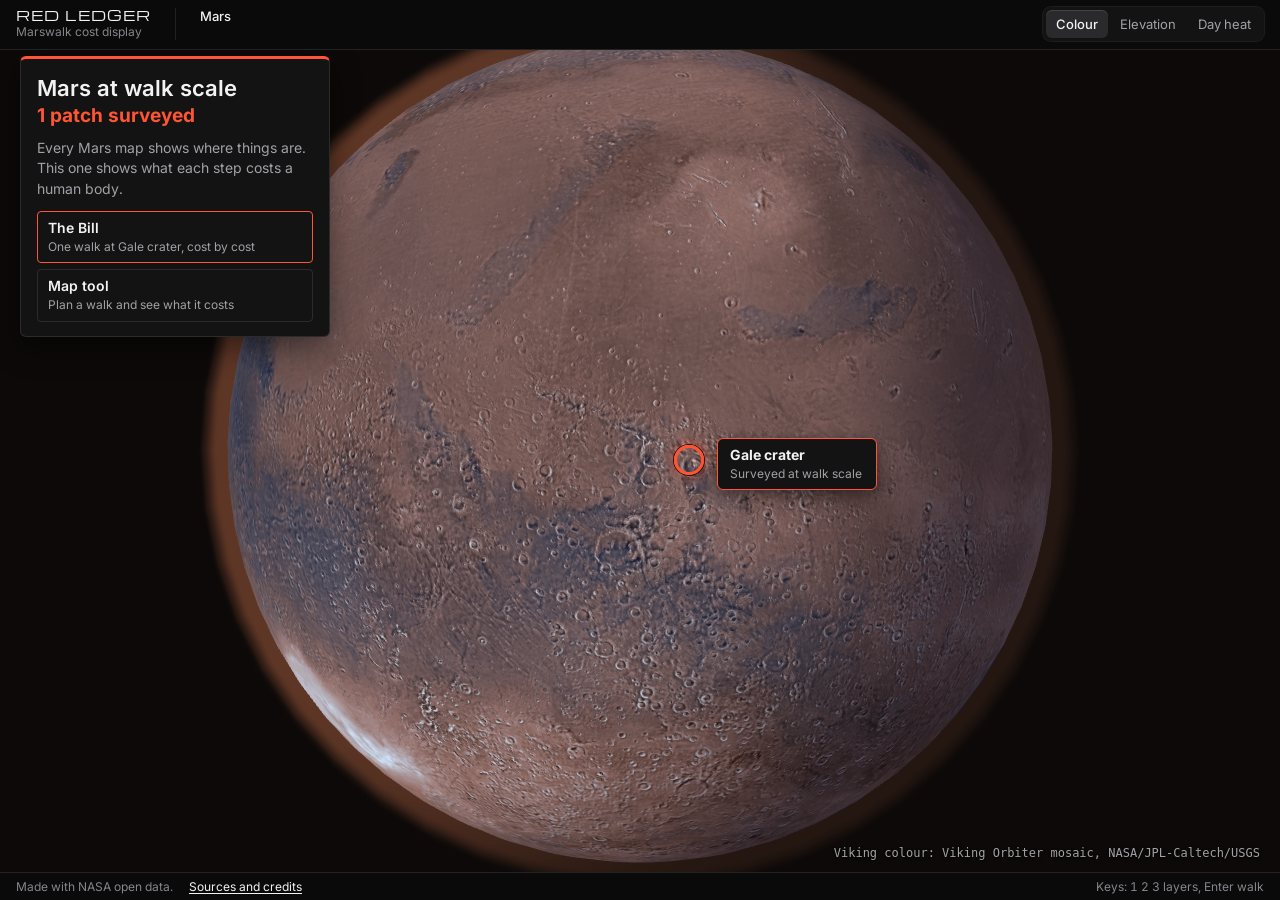
<file: index.html>
<!doctype html>
<html lang="en">
<head>
  <meta charset="utf-8">
  <meta name="viewport" content="width=device-width, initial-scale=1">
  <title>Red Ledger: Mars at walk scale</title>
  <meta name="description" content="What one walk on Mars costs a human body. A globe of Mars that opens The Bill and the map tool. Made with NASA open data.">
  <link rel="stylesheet" href="css/hud.css">
  <link rel="stylesheet" href="css/globe.css">
</head>
<body>
  <div id="globe" aria-label="Globe of Mars. Drag to turn it, scroll to zoom."></div>
  <div class="visor" aria-hidden="true"></div>

  <header class="top">
    <div class="brand">
      <span class="brand-mark">RED LEDGER</span>
      <span class="brand-sub">Marswalk cost display</span>
    </div>
    <div class="site">
      <span class="site-name">Mars</span>
      <span class="site-coord" id="cursor-coord"></span>
    </div>
    <nav class="overlays" id="layers" aria-label="Globe layers"></nav>
  </header>

  <section class="intro" aria-label="About this globe">
    <h1><span class="intro-title">Mars at walk scale</span><strong id="intro-count">1 patch surveyed</strong></h1>
    <p>Every Mars map shows where things are. This one shows what each step costs a human body.</p>
    <nav class="ways" aria-label="Two ways in">
      <a class="way" href="present-b.html"><b>The Bill</b><small>One walk at Gale crater, cost by cost</small></a>
      <a class="way" href="classic.html"><b>Map tool</b><small>Plan a walk and see what it costs</small></a>
    </nav>
  </section>

  <a class="patch-ring" id="patch-ring" href="present-b.html" hidden aria-label="Walk Gale crater" tabindex="-1"></a>
  <div class="patch-label" id="patch-label" hidden>
    <b>Gale crater</b>
    <small>Surveyed at walk scale</small>
  </div>

  <p class="hint" id="hint">Drag to turn. Scroll to zoom. The ring at Gale crater opens The Bill.</p>

  <aside class="card" id="card" aria-label="Selected point" hidden>
    <button type="button" class="card-close" id="card-close" aria-label="Close">×</button>
    <h3 id="card-coord"></h3>
    <p id="card-elev"></p>
    <p class="card-note">Not yet surveyed at walk scale. Global data only.</p>
  </aside>

  <p class="globe-credit" id="globe-credit"></p>
  <p class="nogl" id="nogl" hidden>This page needs WebGL to draw the globe. <a href="present-b.html">Open The Bill</a> or <a href="classic.html">the map tool</a> instead.</p>

  <footer class="foot">
    <span>Made with NASA open data.</span>
    <a href="CREDITS.md">Sources and credits</a>
    <span class="keys">Keys: 1 2 3 layers, Enter walk</span>
  </footer>

  <div class="fade" id="fade" aria-hidden="true"></div>

  <script type="module" src="js/globe.js"></script>
</body>
</html>
</file>
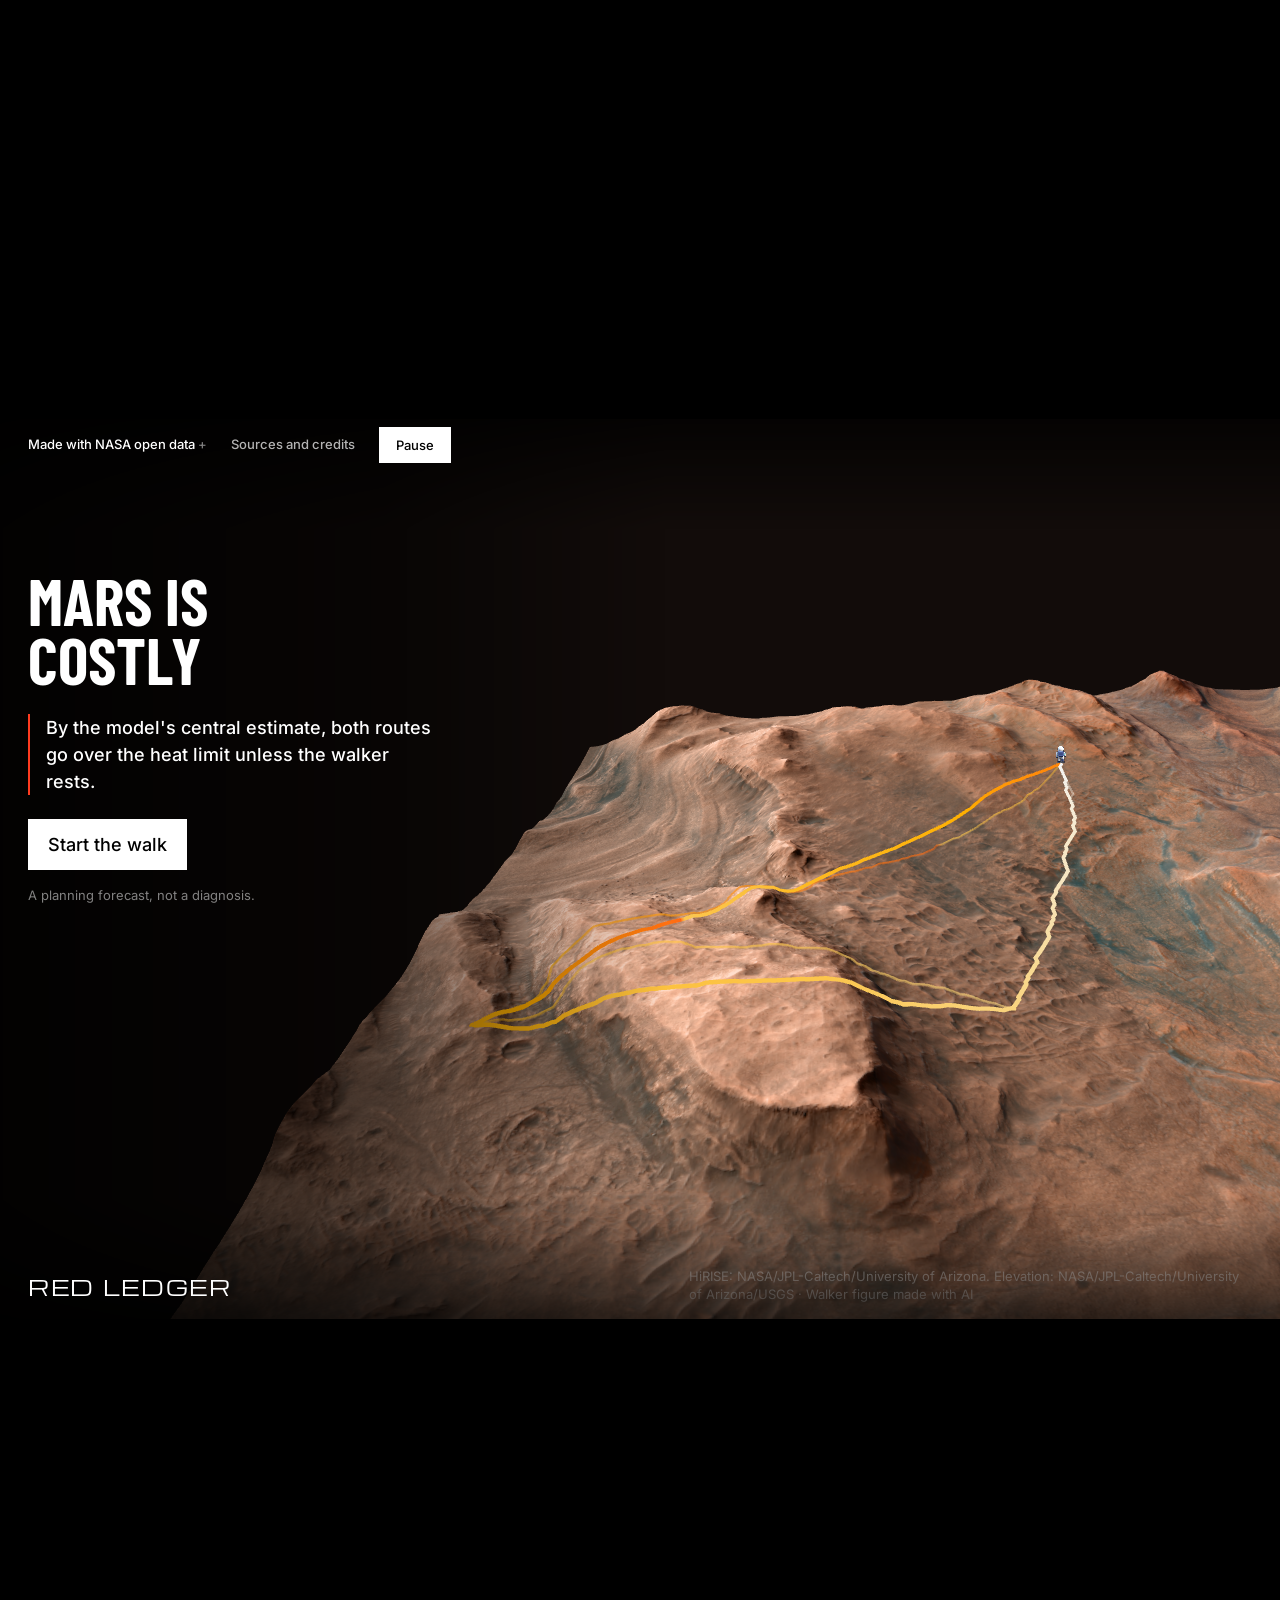
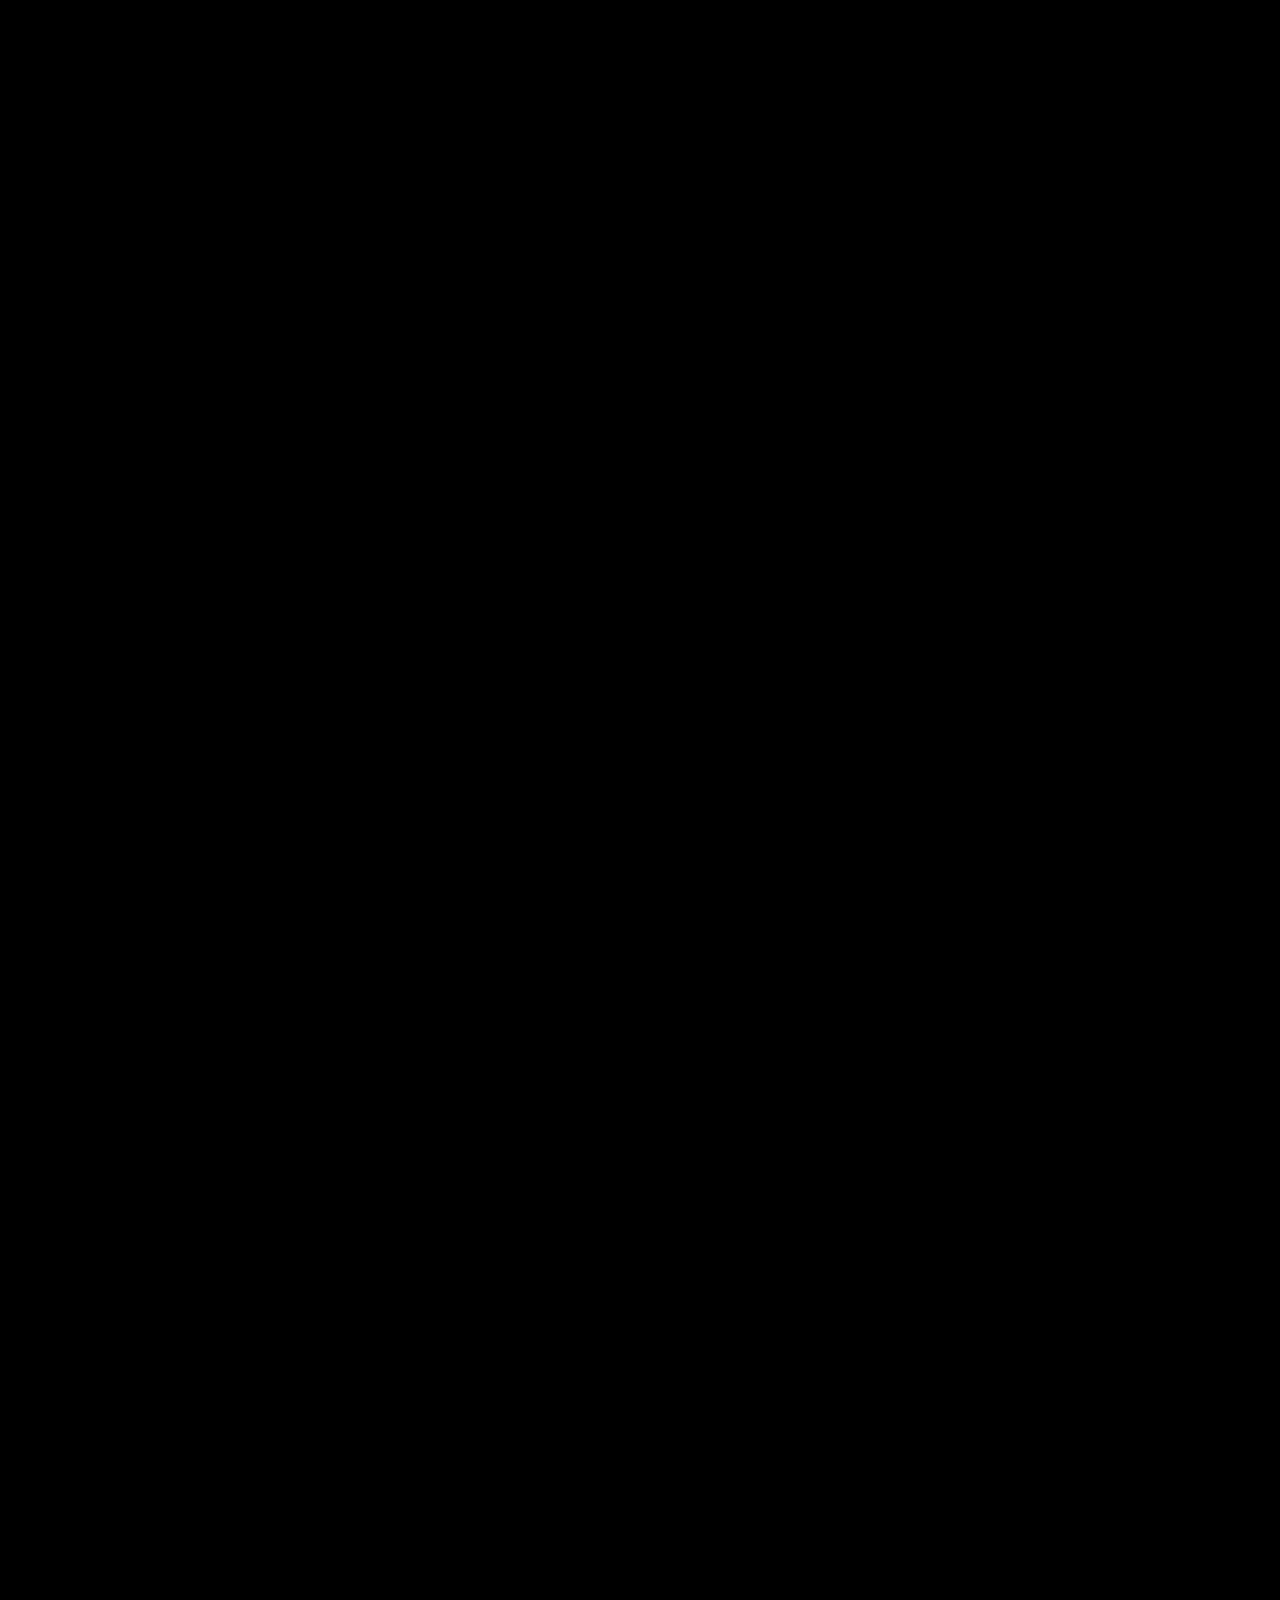
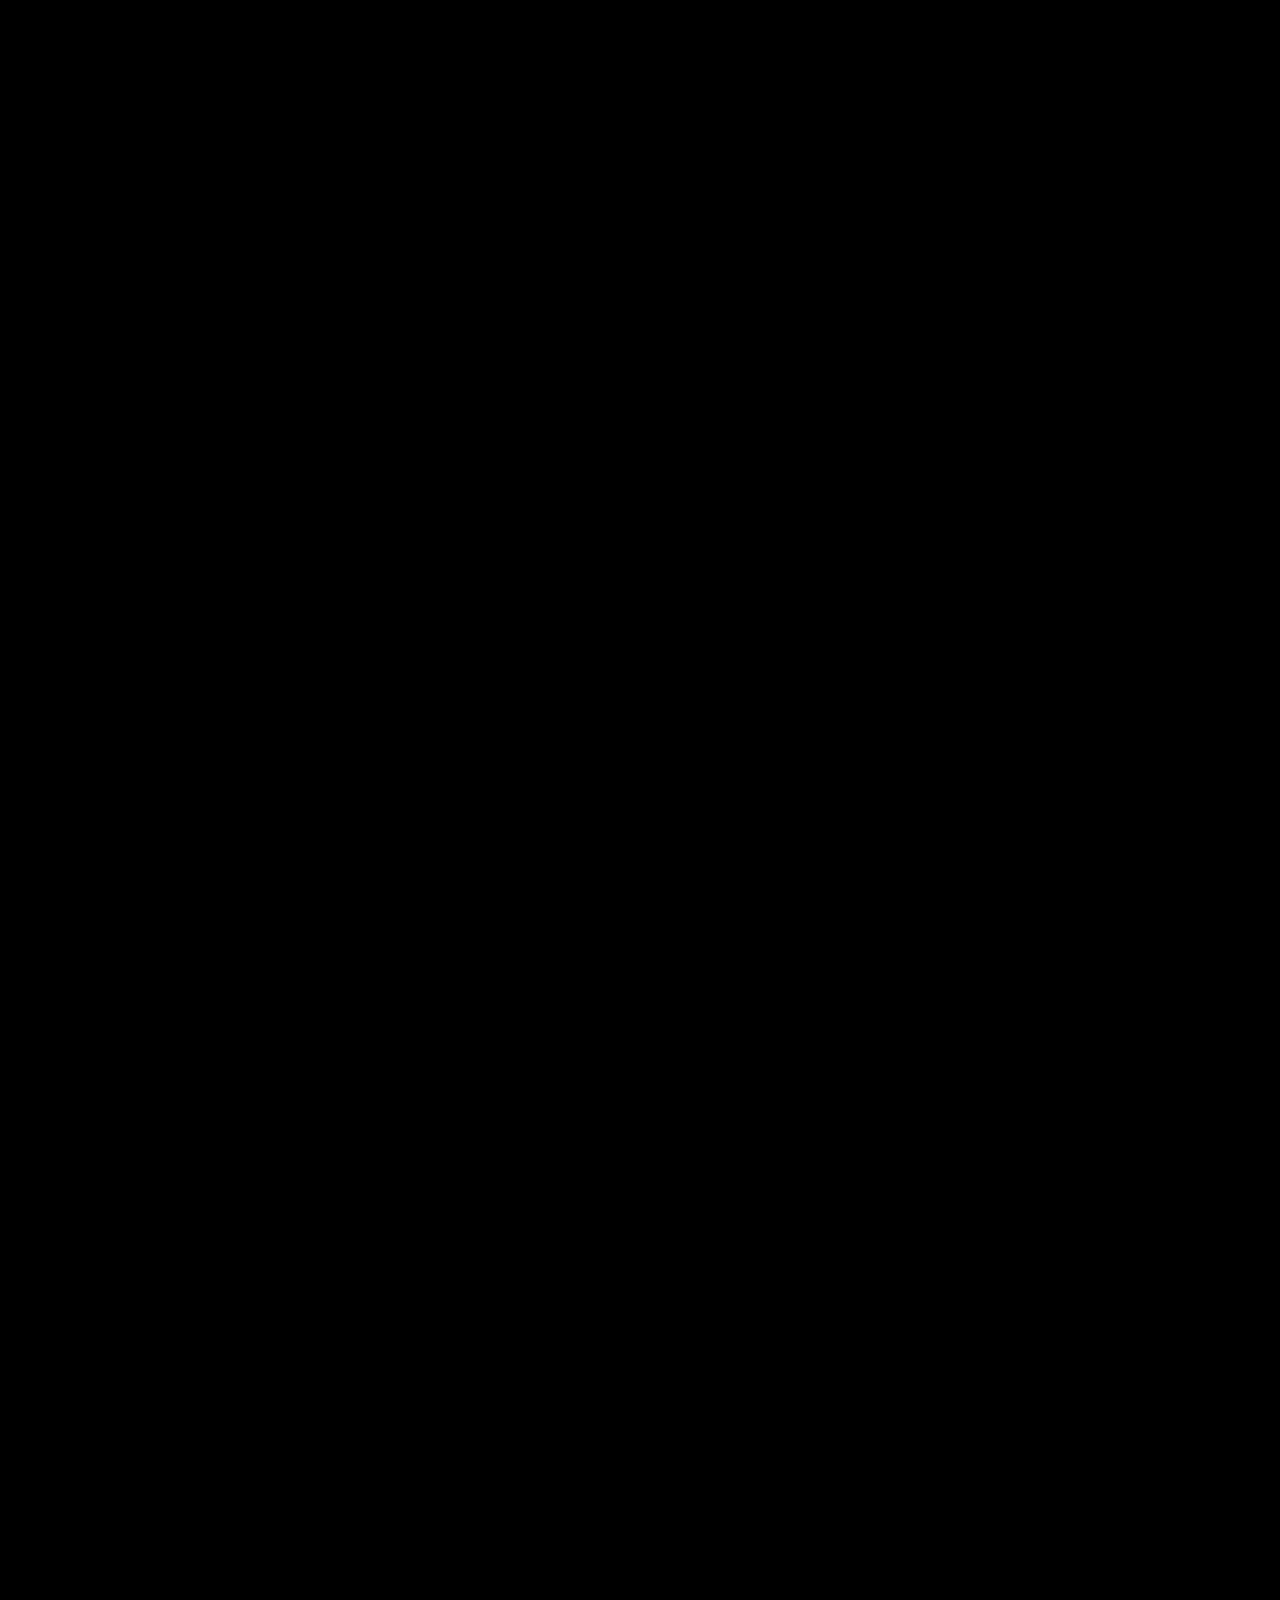
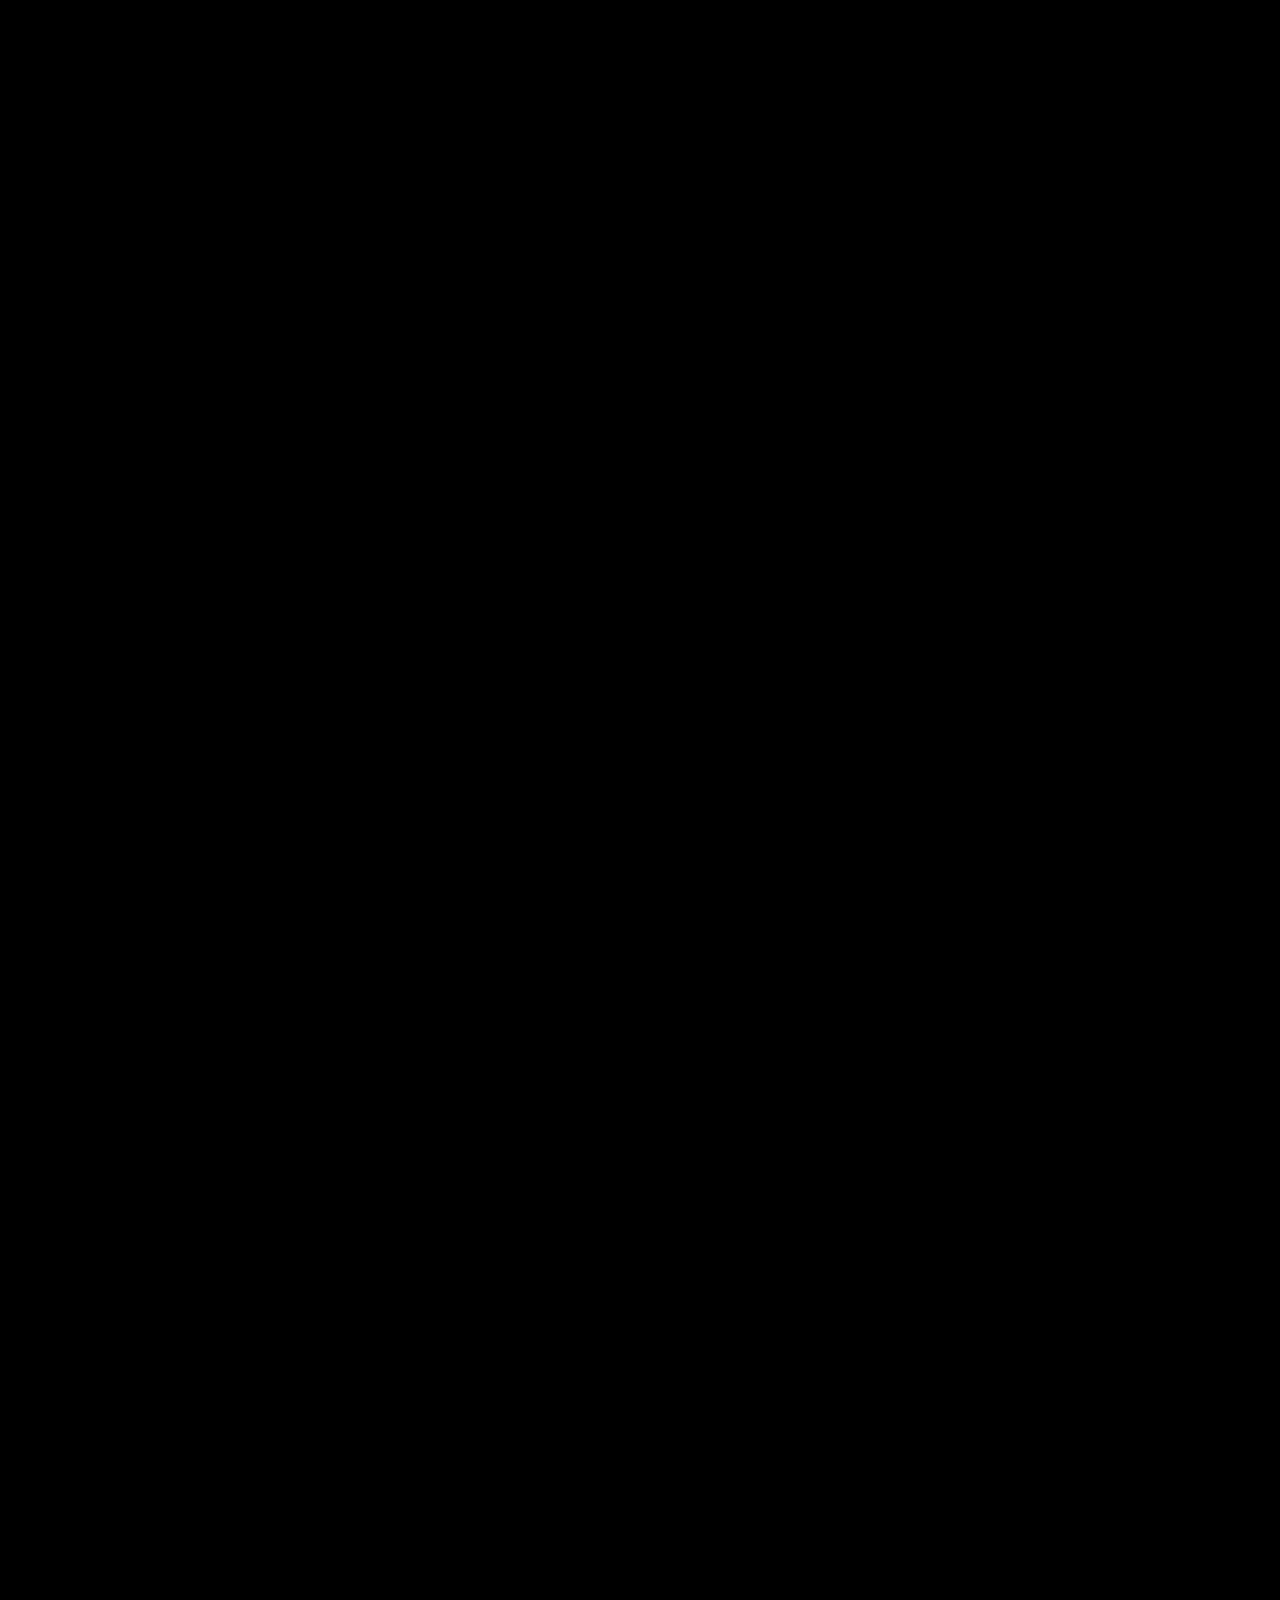
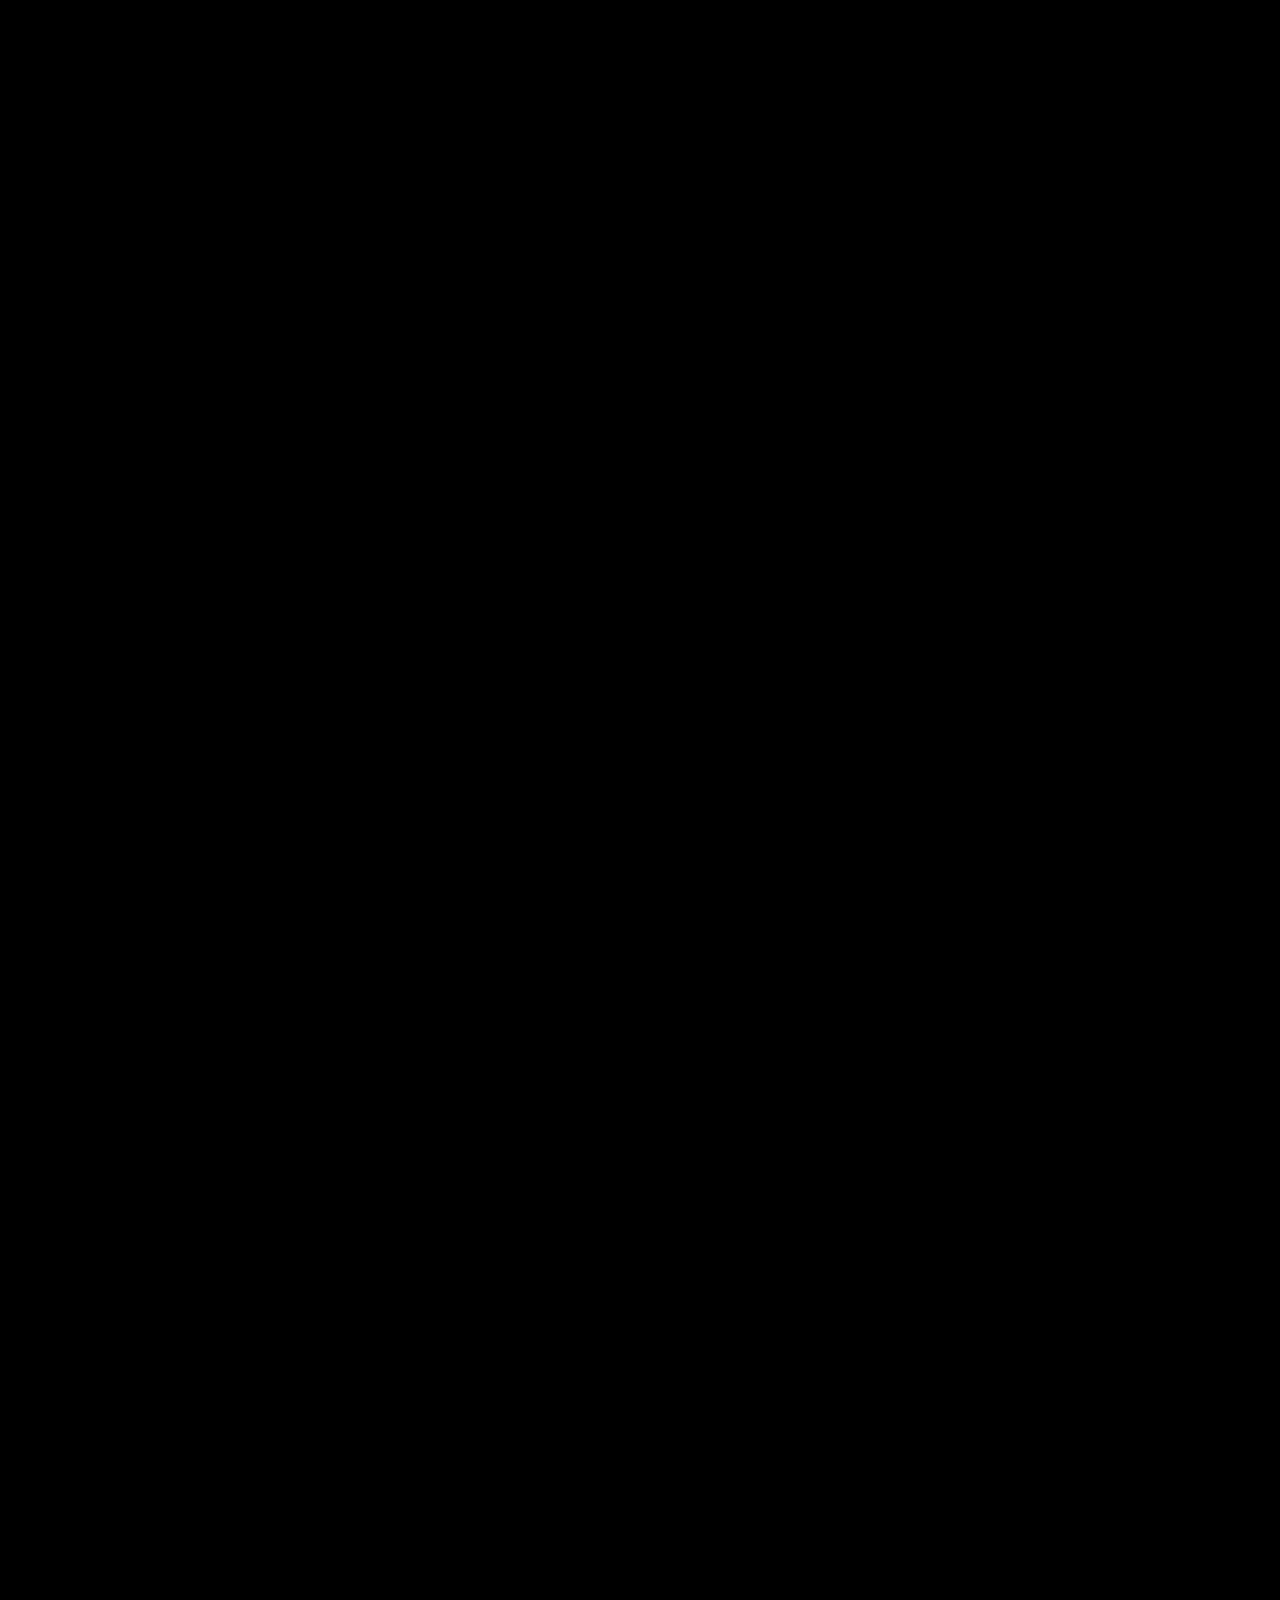
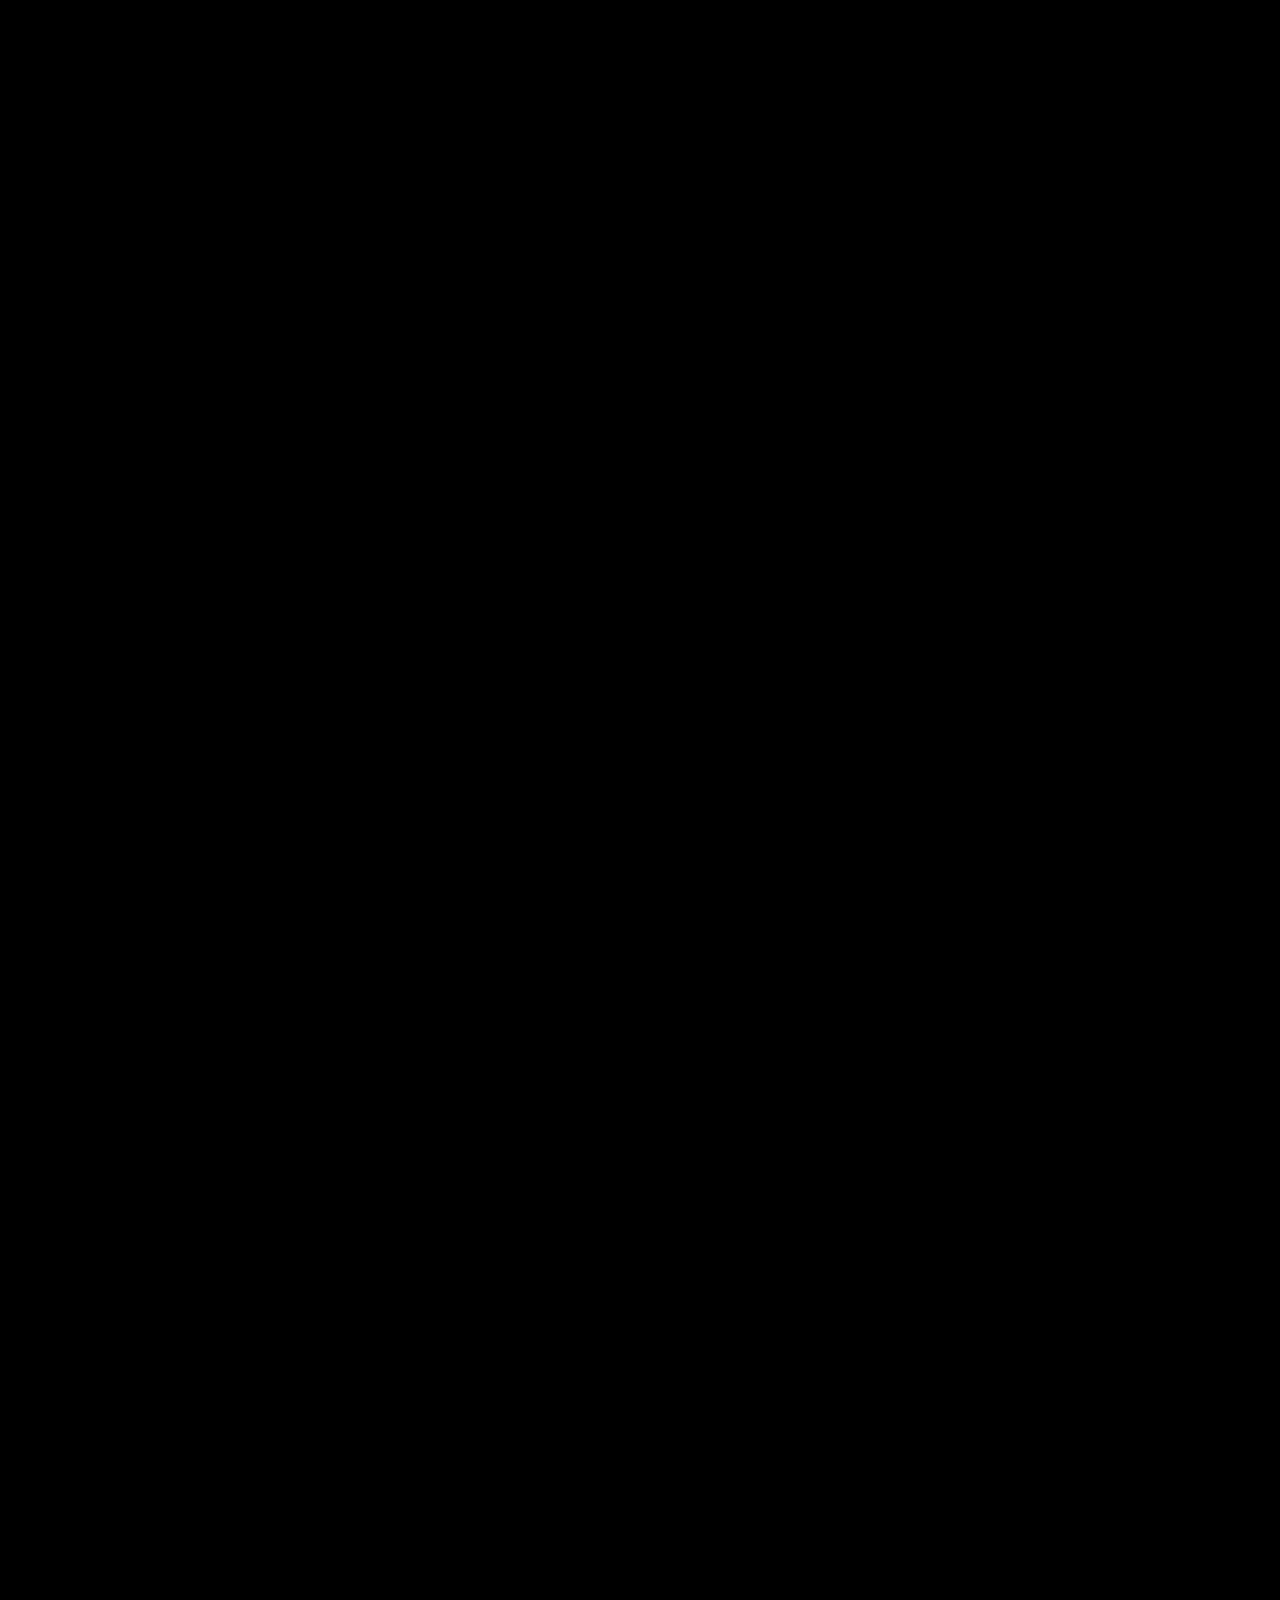
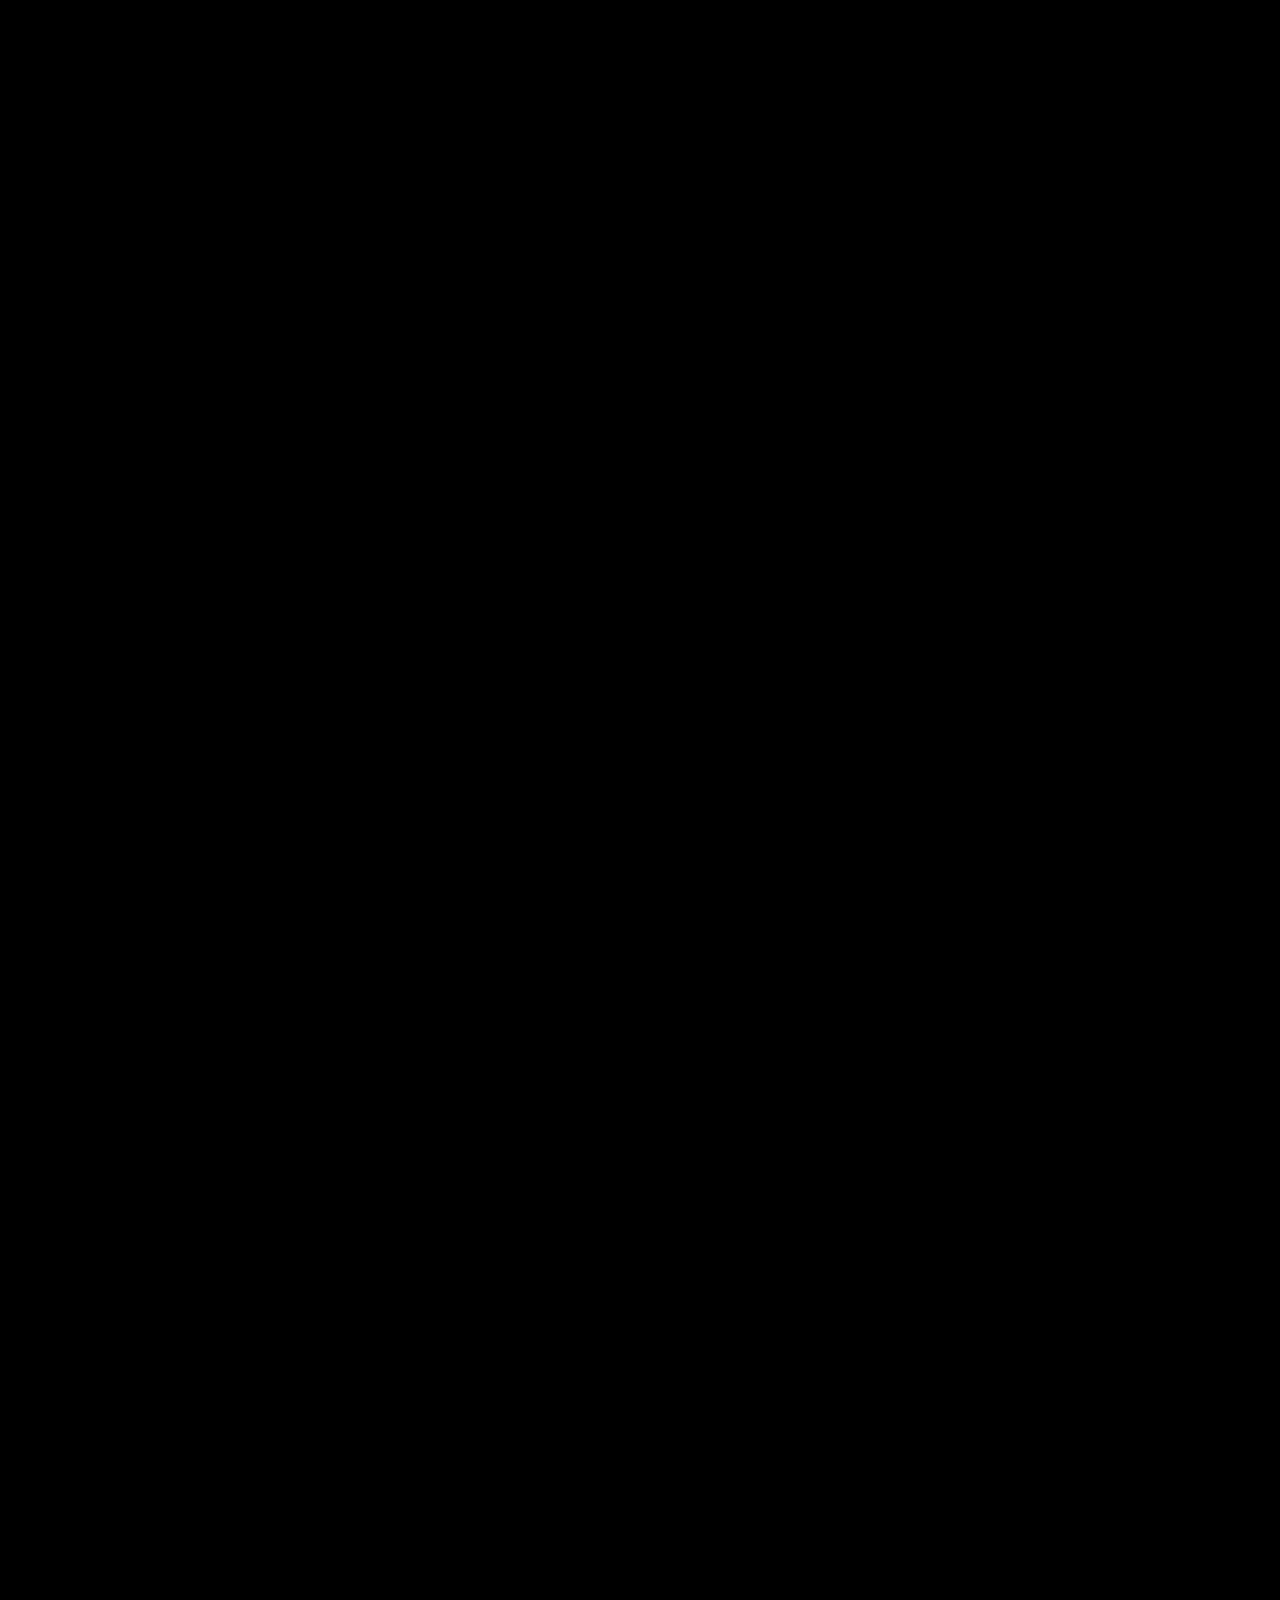
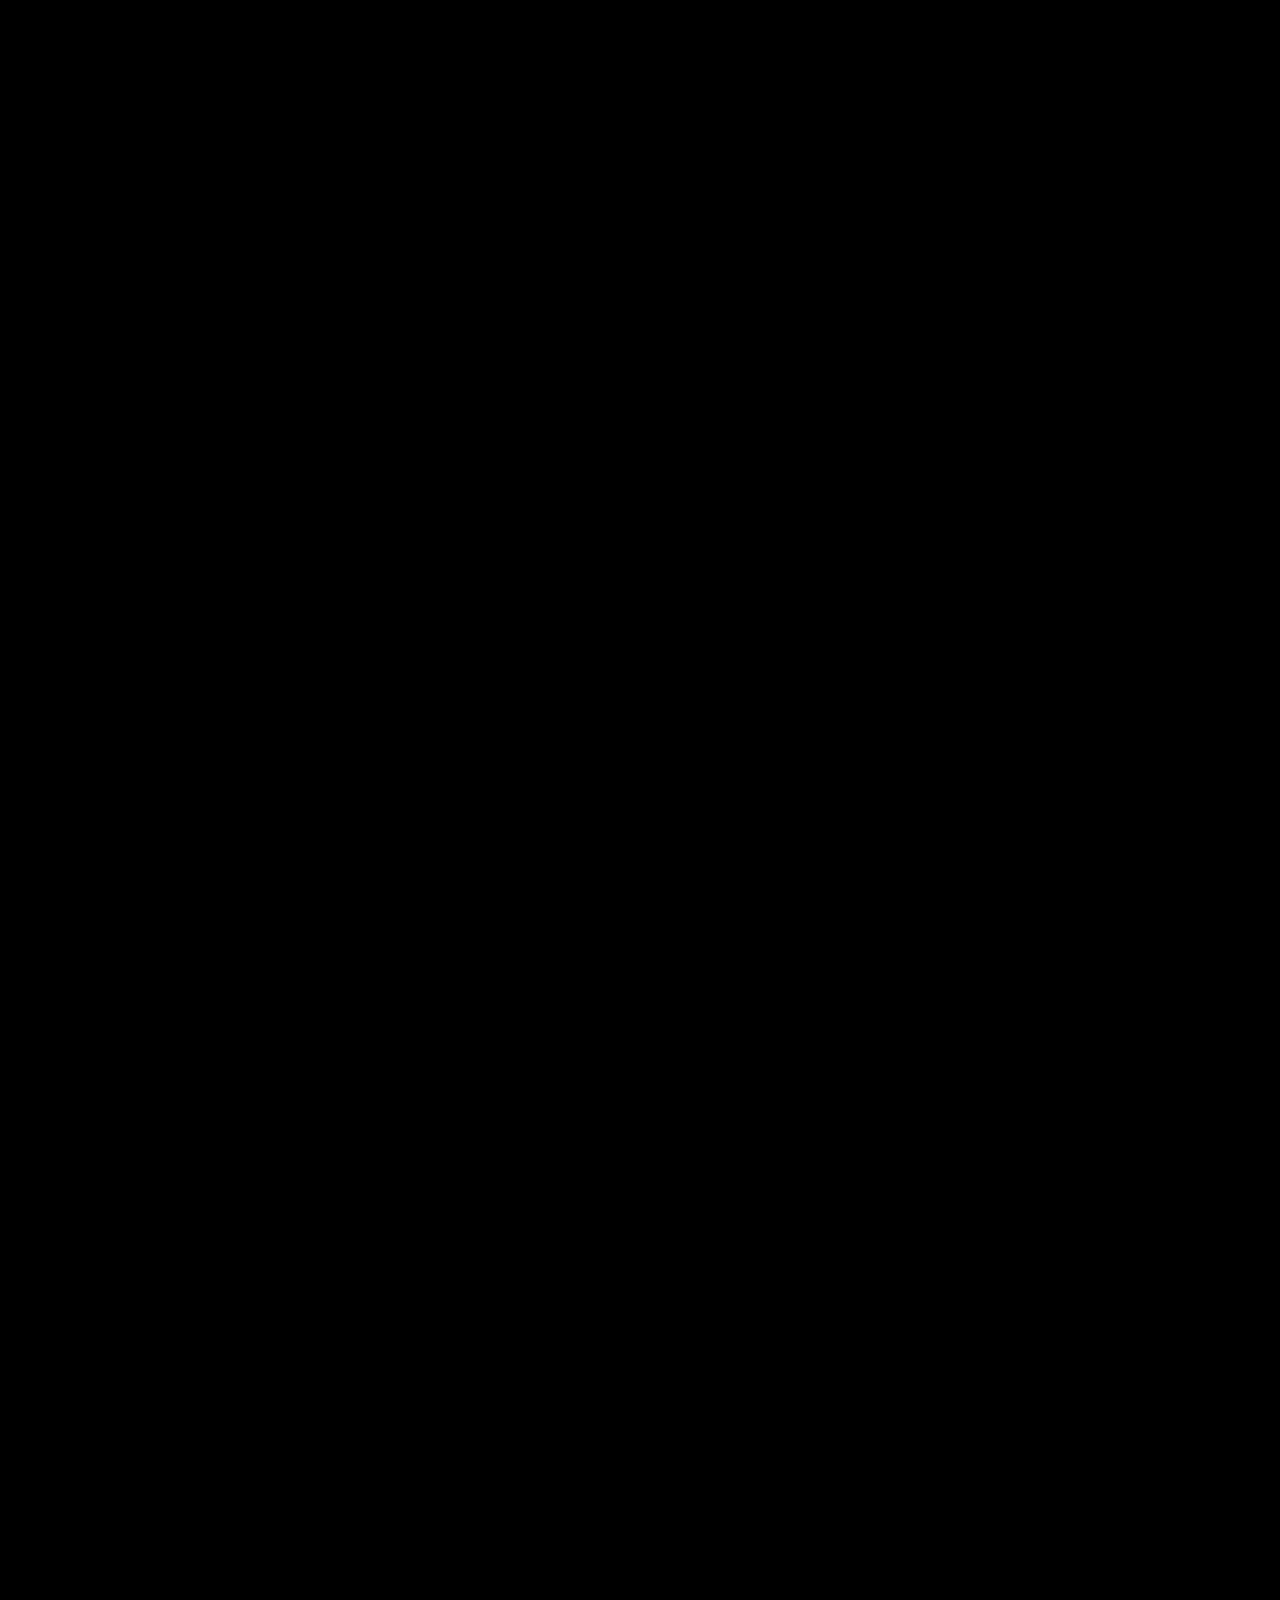
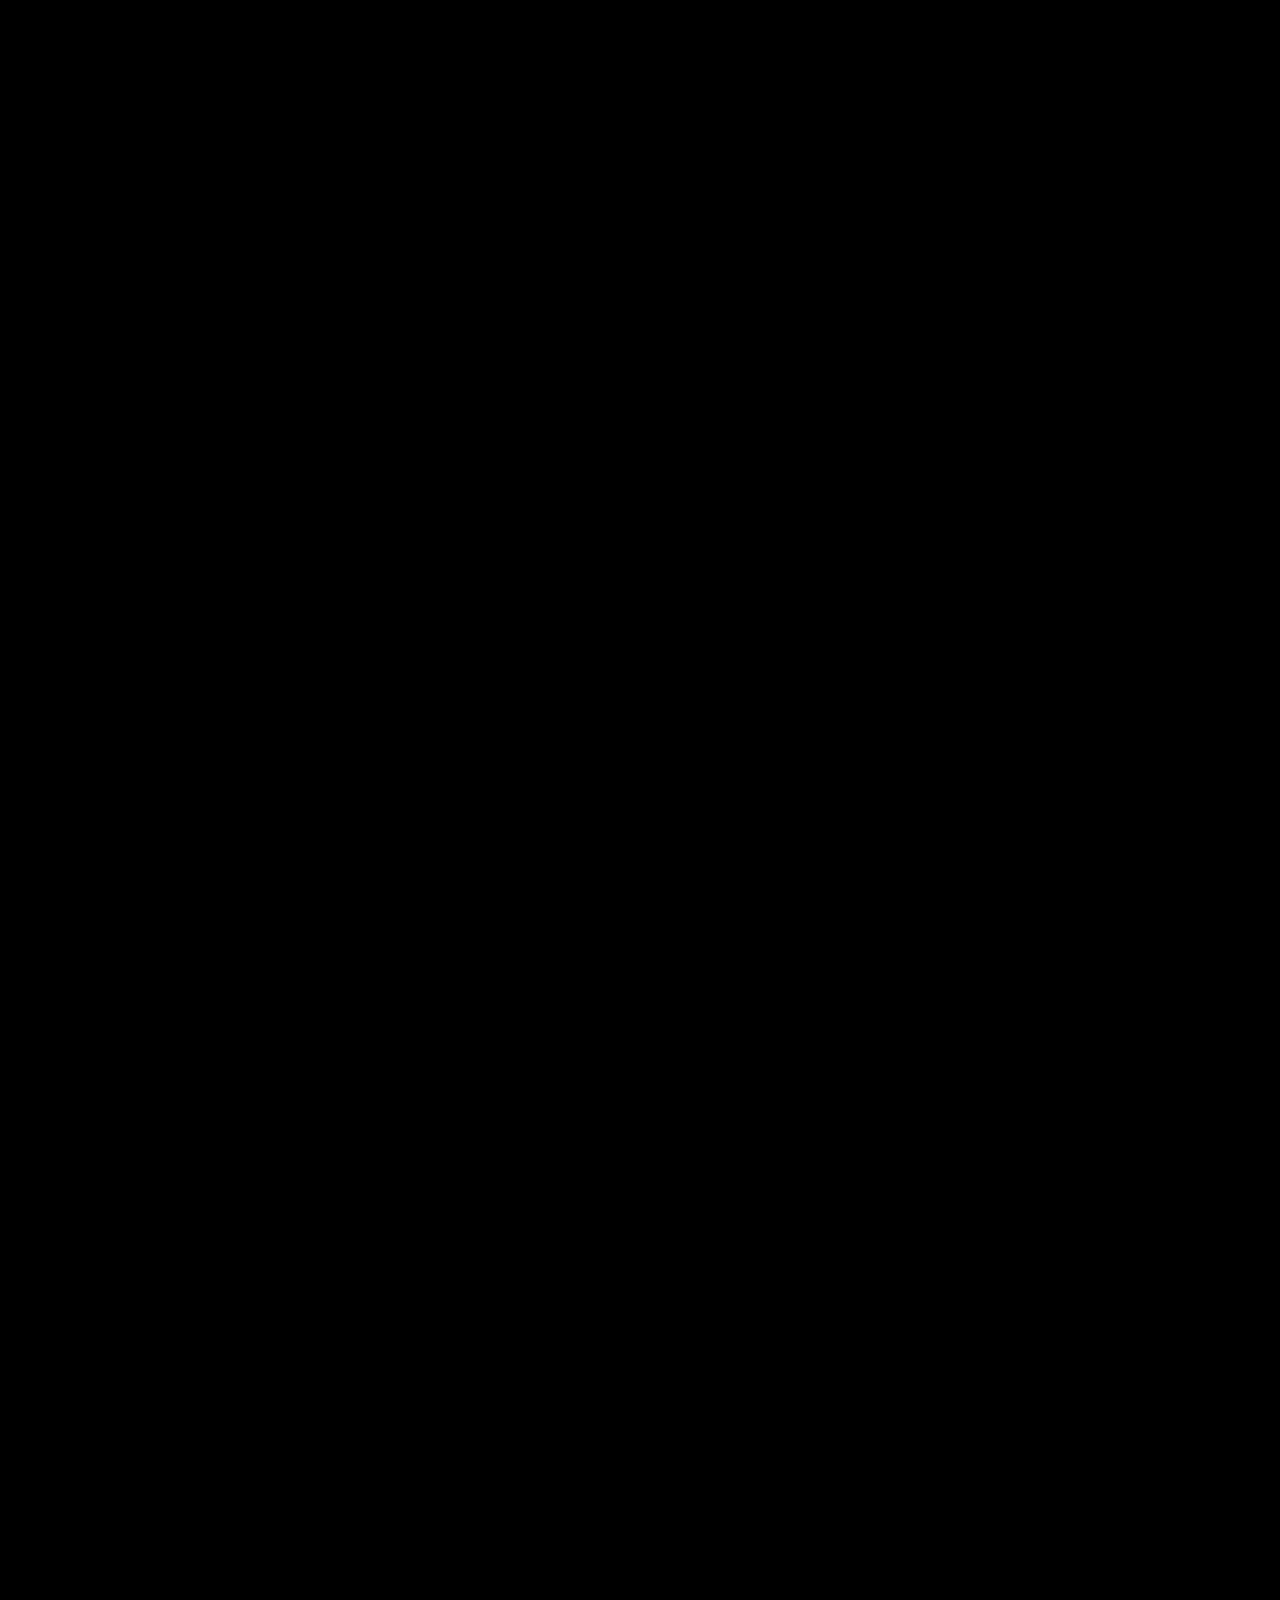
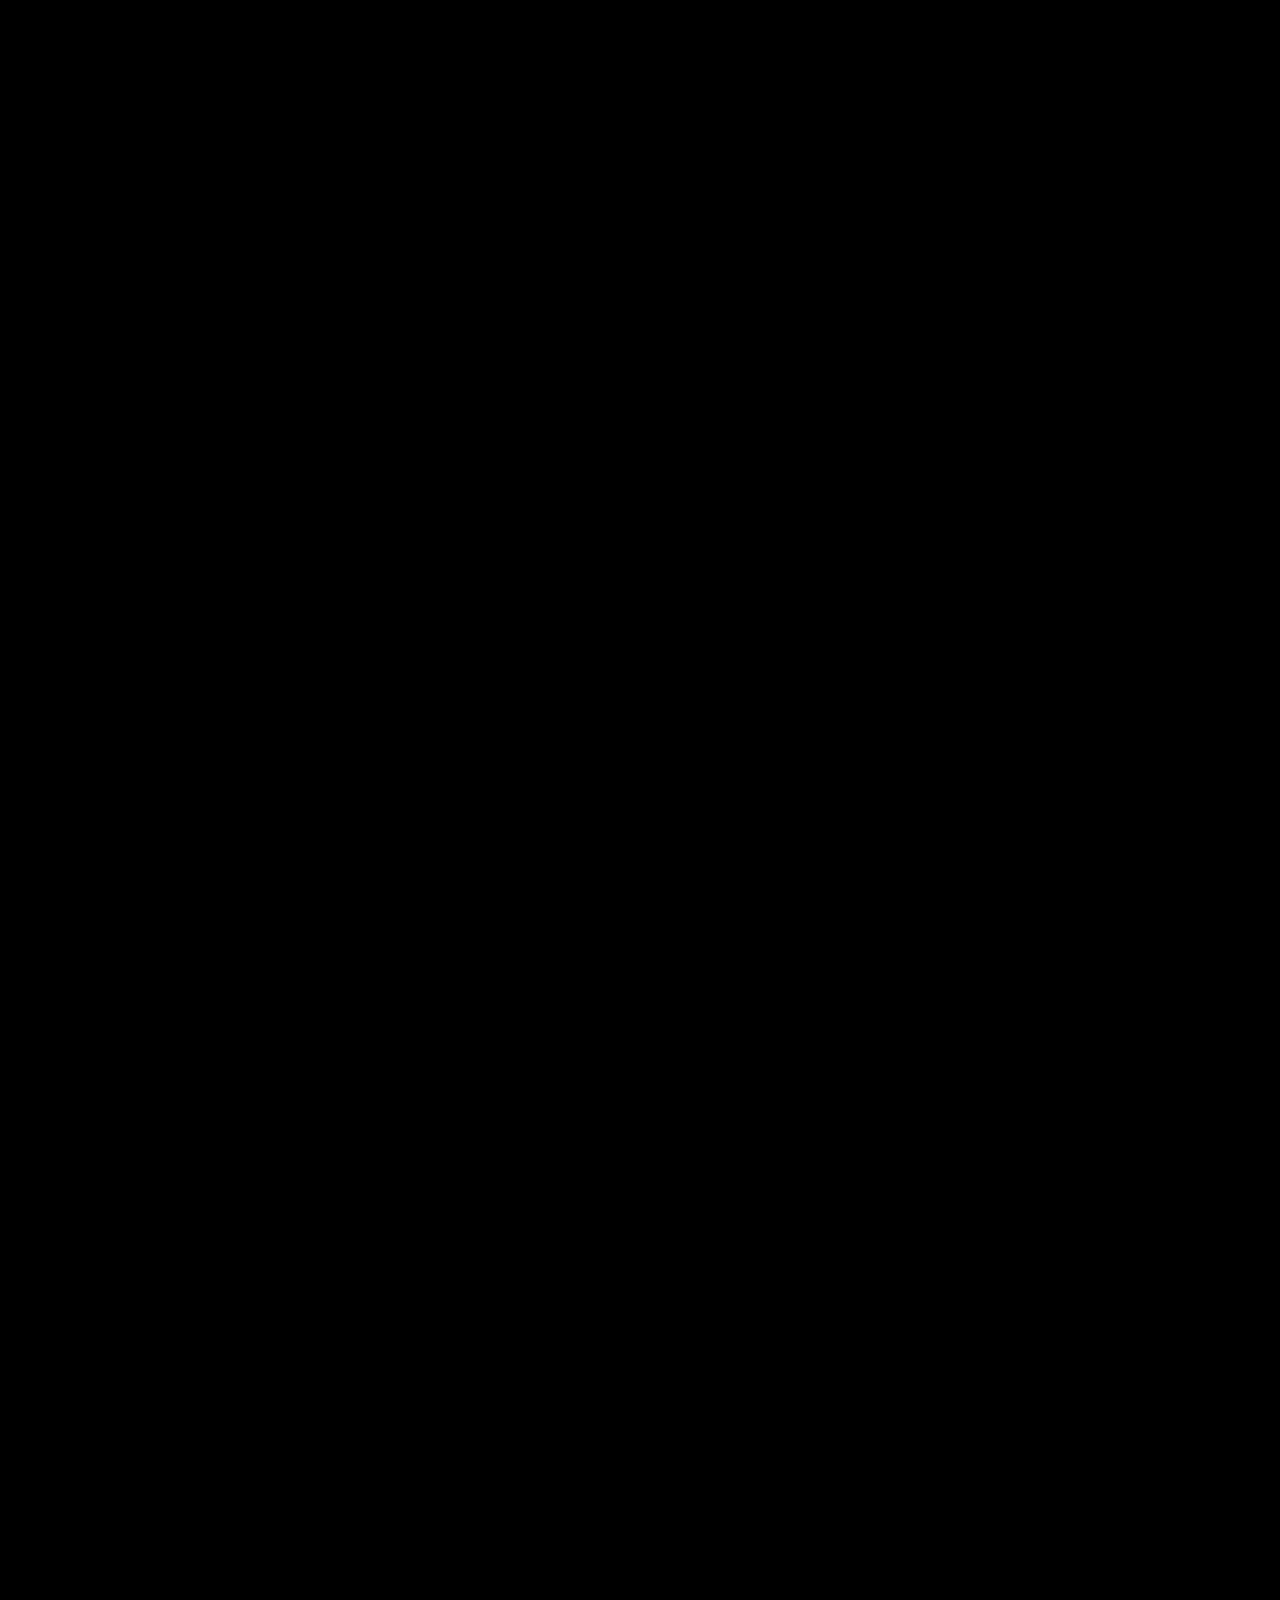
<file: full.html>
<!doctype html>
<html lang="en" data-theme="mission" data-mode="full">
<head>
  <meta charset="utf-8">
  <meta name="viewport" content="width=device-width, initial-scale=1">
  <title>Red Ledger: Mars is costly (full)</title>
  <meta name="description" content="One walk at Gale crater, Mars, and what it costs the body, step by step. Made with NASA open data.">
  <link rel="preload" href="fonts/barlow-condensed-700.woff2" as="font" type="font/woff2" crossorigin>
  <link rel="preload" href="fonts/inter-var.woff2" as="font" type="font/woff2" crossorigin>
  <link rel="stylesheet" href="css/view3d.css">
  <link rel="stylesheet" href="css/themes/mission.css">
  <link rel="stylesheet" href="css/story.css">
  <script>{ const t = new URLSearchParams(location.search).get('theme'); if (/^[a-z]+$/.test(t || '') && t !== 'mission') { document.documentElement.dataset.theme = t; document.write(`<link rel="stylesheet" href="css/themes/${t}.css">`); } }</script>
</head>
<body class="loading">
  <div id="stage" aria-hidden="true"></div>
  <div class="fade-left" aria-hidden="true"></div>

  <div id="loader" role="status">
    <div class="loader-line"><i></i></div>
    <p class="loader-text label"><span id="loader-step">Terrain</span> <span id="loader-pct">0</span>%</p>
  </div>

  <header class="top">
    <details class="info">
      <summary class="label">Made with NASA open data</summary>
      <div class="info-panel">
        <p>Gale crater · Mount Sharp · boxwork ridges</p>
        <p><b class="assumed key-mark">00</b> Hollow numbers rest on an assumption</p>
        <p>A planning forecast, not a diagnosis.</p>
        <p><a href="CREDITS.md">Sources and credits</a></p>
      </div>
    </details>
    <a class="label top-credits" href="CREDITS.md">Sources and credits</a>
    <button id="auto" class="auto label" type="button" aria-pressed="false">Auto</button>
  </header>

  <main id="story"></main>

  <aside id="hud" aria-live="polite" hidden></aside>

  <footer class="foot">
    <a class="logo" href="index.html">RED LEDGER</a>
  </footer>

  <script type="module" src="js/story.js"></script>
</body>
</html>
</file>
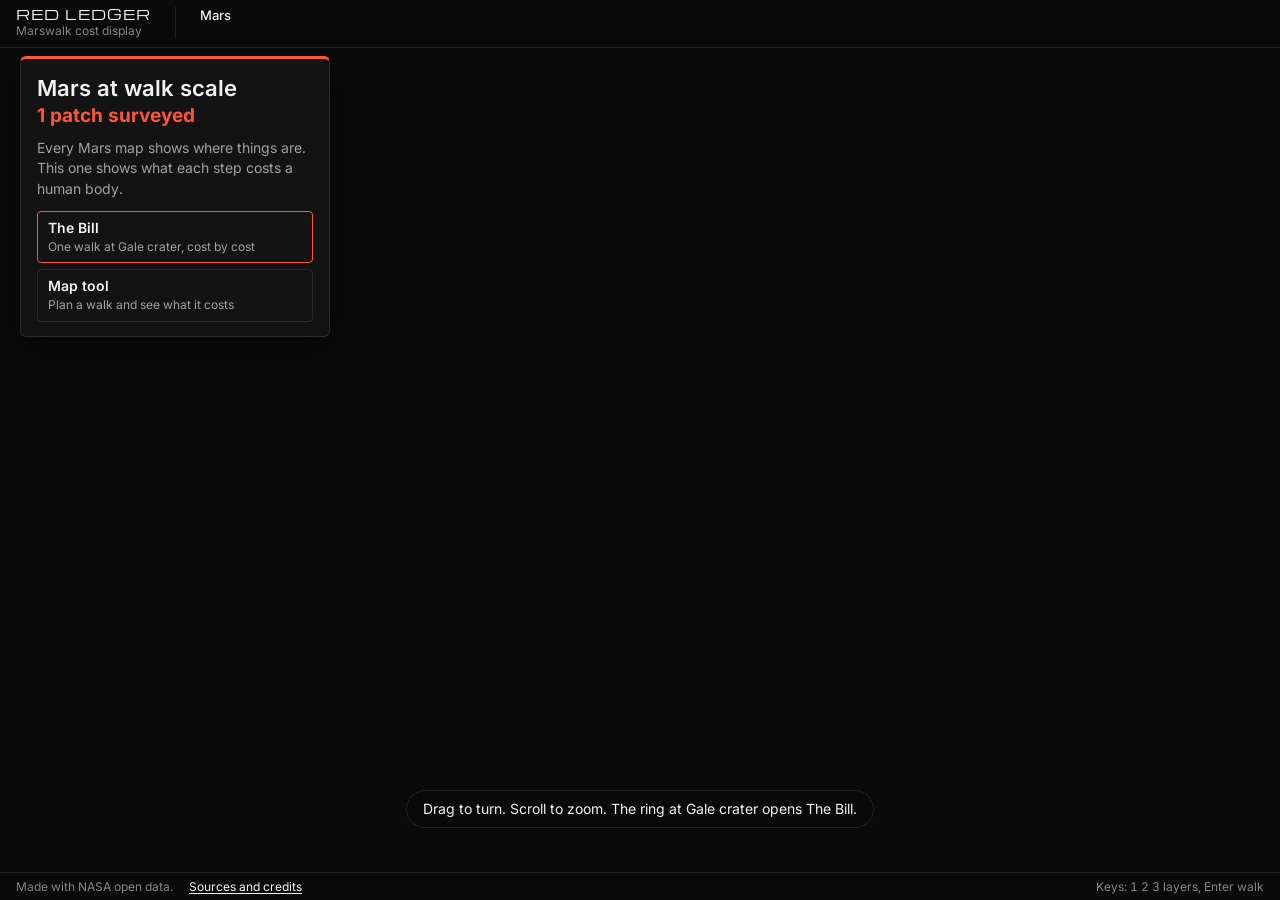
<file: globe.html>
<!doctype html>
<html lang="en">
<head>
  <meta charset="utf-8">
  <meta name="viewport" content="width=device-width, initial-scale=1">
  <title>Red Ledger</title>
  <meta http-equiv="refresh" content="0; url=index.html">
  <link rel="canonical" href="index.html">
  <style>body { margin: 0; padding: 24px; background: #000; color: #fff; font: 16px/1.5 system-ui, sans-serif; } a { color: #fff; }</style>
</head>
<body>
  <!-- The globe is now the front page. This keeps old links to globe.html working. -->
  <p>The globe of Mars is now the front page: <a href="index.html">open it</a>.</p>
</body>
</html>
</file>
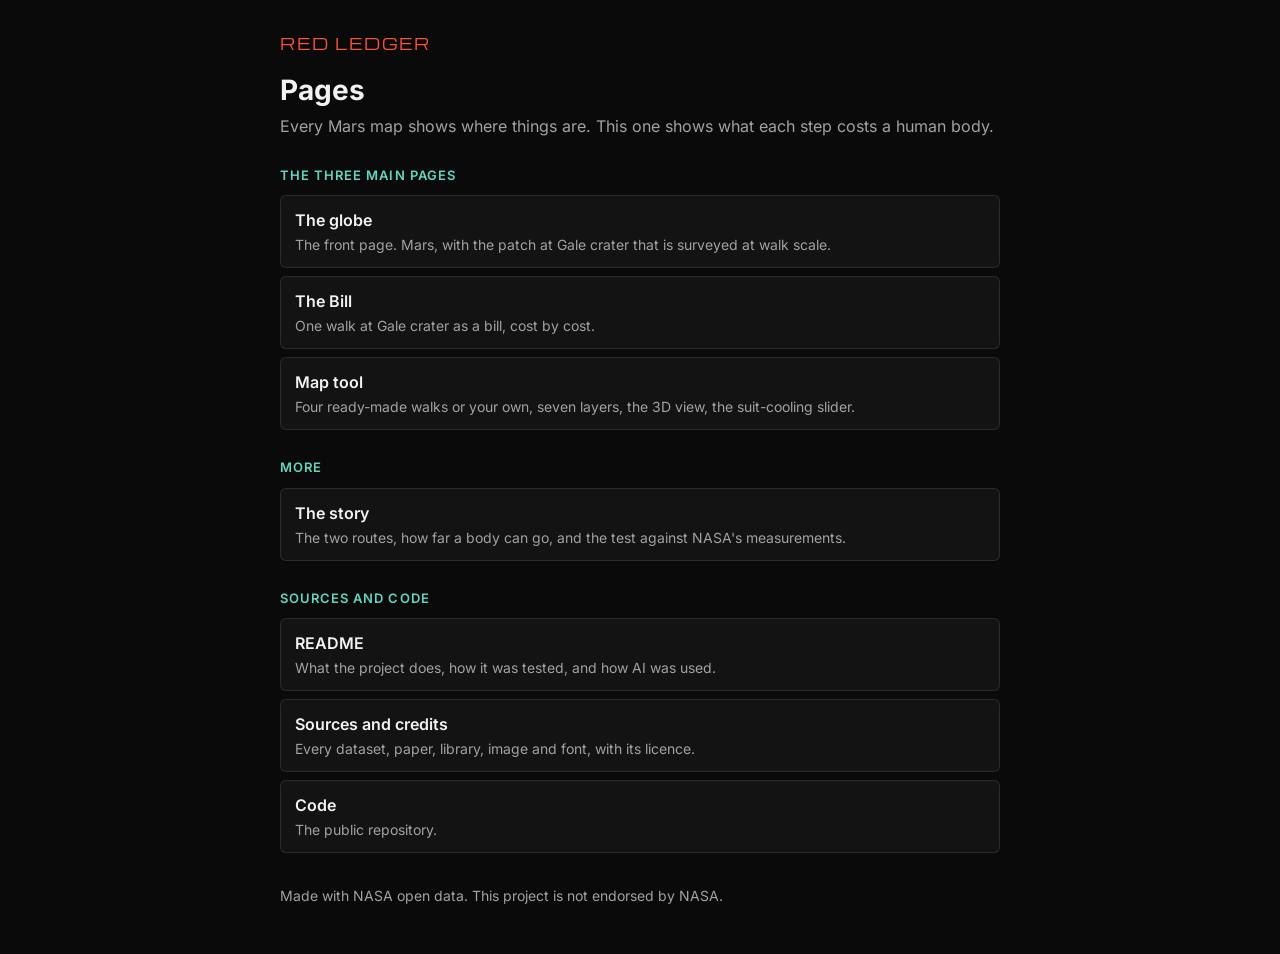
<file: links.html>
<!doctype html>
<html lang="en">
<head>
  <meta charset="utf-8">
  <meta name="viewport" content="width=device-width, initial-scale=1">
  <title>Red Ledger: pages</title>
  <meta name="description" content="The pages of Red Ledger in one list: the globe, The Bill and the map tool first. Made with NASA open data.">
  <meta name="theme-color" content="#0a0a0b">
  <link rel="icon" href="data:,">
  <style>
    @font-face { font-family: "Inter"; font-weight: 100 900; font-display: swap; src: url("fonts/inter-var.woff2") format("woff2"); }
    @font-face { font-family: "Michroma"; font-weight: 400; font-display: swap; src: url("fonts/michroma-400.woff2") format("woff2"); }
    :root { --bg: #0a0a0b; --panel: #131314; --line: rgba(255, 255, 255, 0.1); --text: #f2f2f2; --dim: #a1a1a6; --red: #ff5533; --ok: #63d6c1; }
    * { box-sizing: border-box; }
    body { margin: 0; padding: 32px 16px 48px; background: var(--bg); color: var(--text); font: 16px/1.5 "Inter", system-ui, -apple-system, "Segoe UI", Roboto, sans-serif; }
    main { max-width: 720px; margin: 0 auto; }
    .mark { font: 400 15px/1 "Michroma", "Inter", sans-serif; letter-spacing: 0.12em; color: var(--red); text-decoration: none; }
    h1 { margin: 18px 0 6px; font-size: 28px; line-height: 1.2; }
    .lead { margin: 0 0 28px; color: var(--dim); }
    h2 { margin: 28px 0 10px; font-size: 13px; font-weight: 600; letter-spacing: 0.08em; text-transform: uppercase; color: var(--ok); }
    ul { list-style: none; margin: 0; padding: 0; display: grid; gap: 8px; }
    li a { display: block; padding: 12px 14px; background: var(--panel); border: 1px solid var(--line); border-radius: 6px; color: var(--text); text-decoration: none; transition: border-color 0.15s ease-out; }
    li a:hover, li a:focus-visible { border-color: var(--ok); outline: none; }
    li b { display: block; font-weight: 600; }
    li small { display: block; margin-top: 2px; font-size: 14px; color: var(--dim); }
    footer { margin-top: 32px; font-size: 14px; color: var(--dim); }
    footer a { color: var(--dim); }
  </style>
</head>
<body>
  <main>
    <a class="mark" href="index.html">RED LEDGER</a>
    <h1>Pages</h1>
    <p class="lead">Every Mars map shows where things are. This one shows what each step costs a human body.</p>

    <h2>The three main pages</h2>
    <ul>
      <li><a href="index.html"><b>The globe</b><small>The front page. Mars, with the patch at Gale crater that is surveyed at walk scale.</small></a></li>
      <li><a href="present-b.html"><b>The Bill</b><small>One walk at Gale crater as a bill, cost by cost.</small></a></li>
      <li><a href="classic.html"><b>Map tool</b><small>Four ready-made walks or your own, seven layers, the 3D view, the suit-cooling slider.</small></a></li>
    </ul>

    <h2>More</h2>
    <ul>
      <li><a href="story.html"><b>The story</b><small>The two routes, how far a body can go, and the test against NASA's measurements.</small></a></li>
    </ul>

    <h2>Sources and code</h2>
    <ul>
      <li><a href="https://github.com/Red-ledger-mars/red-ledger#readme"><b>README</b><small>What the project does, how it was tested, and how AI was used.</small></a></li>
      <li><a href="https://github.com/Red-ledger-mars/red-ledger/blob/main/CREDITS.md"><b>Sources and credits</b><small>Every dataset, paper, library, image and font, with its licence.</small></a></li>
      <li><a href="https://github.com/Red-ledger-mars/red-ledger"><b>Code</b><small>The public repository.</small></a></li>
    </ul>

    <footer>Made with NASA open data. This project is not endorsed by NASA.</footer>
  </main>
</body>
</html>
</file>
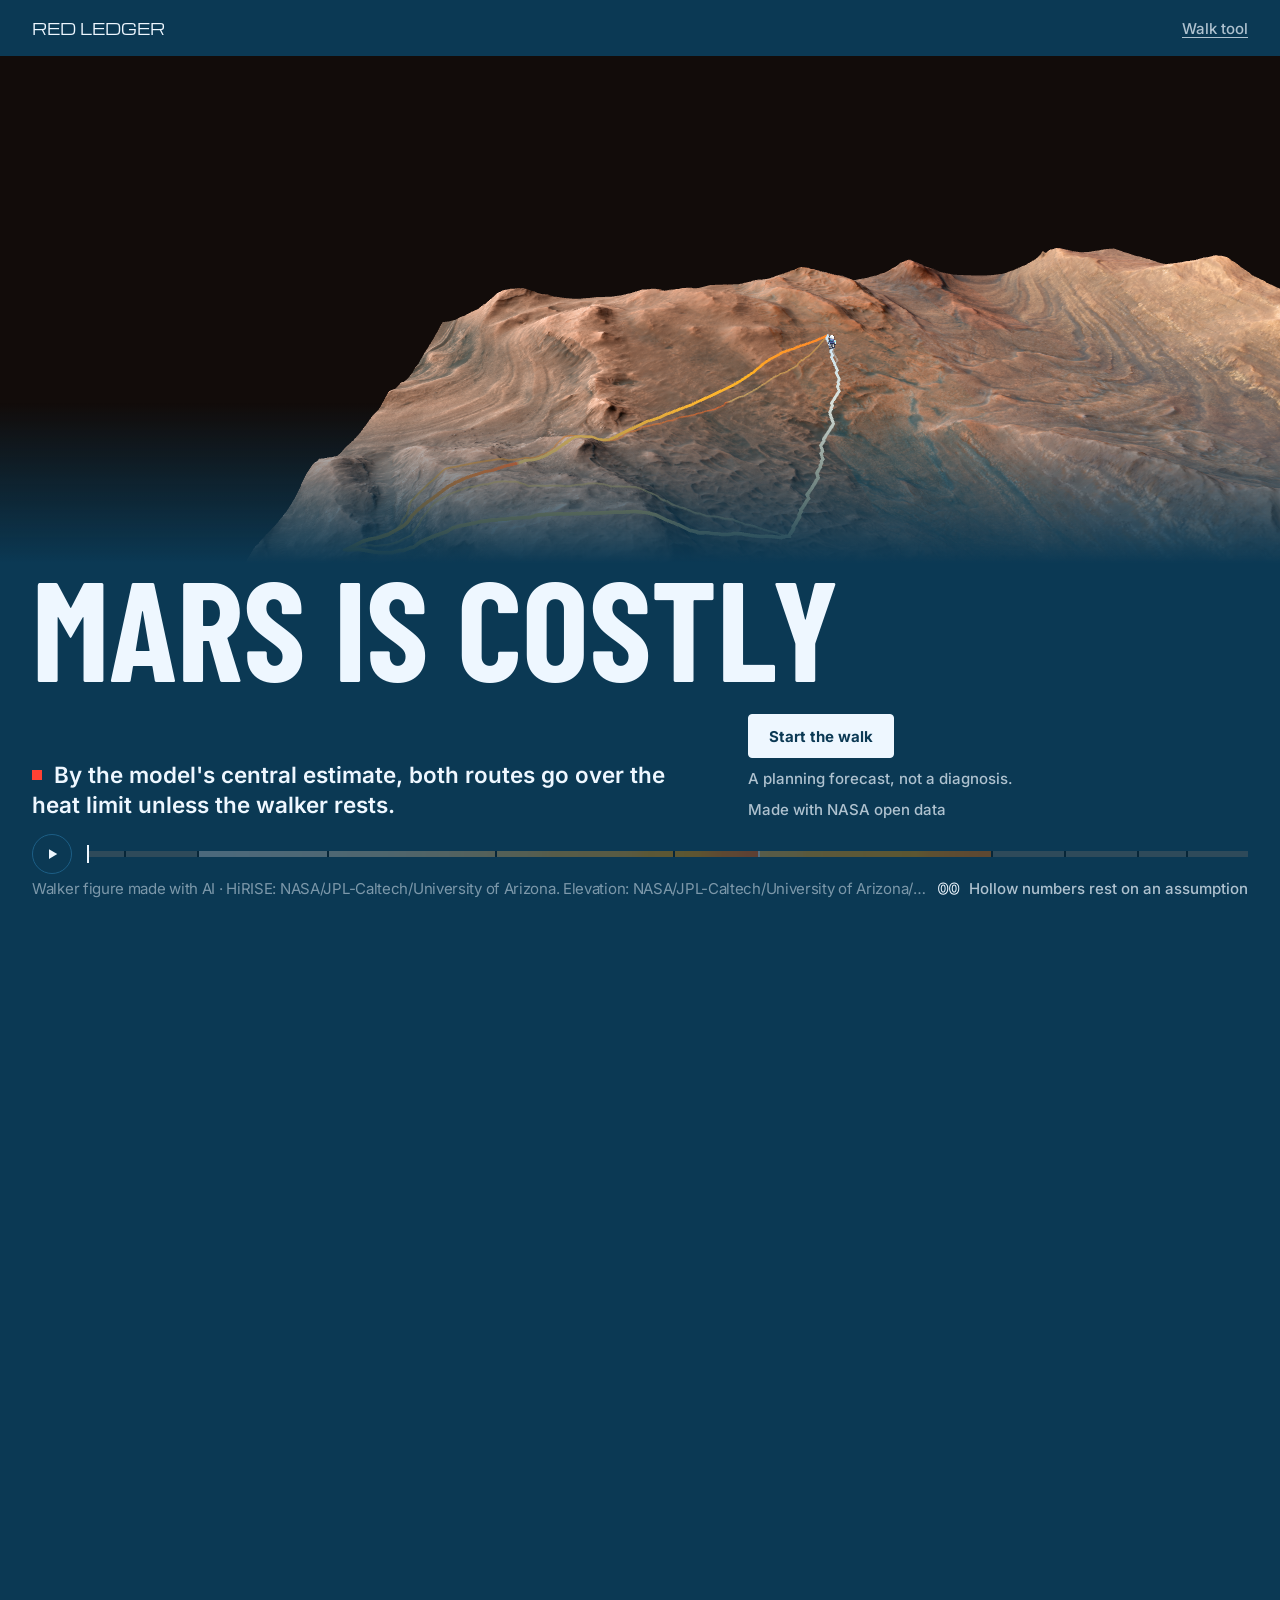
<file: present-a.html>
<!doctype html>
<html lang="en">
<head>
  <meta charset="utf-8">
  <meta name="viewport" content="width=device-width, initial-scale=1">
  <title>Red Ledger: Mars is costly</title>
  <meta name="description" content="One walk at Gale crater, Mars, and what it costs the body, step by step. Made with NASA open data.">
  <meta name="theme-color" content="#0b3954">
  <link rel="icon" href="data:,">
  <link rel="preload" href="fonts/barlow-condensed-700.woff2" as="font" type="font/woff2" crossorigin>
  <link rel="preload" href="fonts/inter-var.woff2" as="font" type="font/woff2" crossorigin>
  <link rel="stylesheet" href="css/view3d.css">
  <link rel="stylesheet" href="css/present-a.css">
</head>
<body class="loading">
  <header class="top">
    <a class="mark" href="index.html">RED LEDGER</a>
    <a class="toplink" href="classic.html">Walk tool</a>
  </header>

  <!-- The cinema frame: the 3D ground and the layers that sit on it. -->
  <div id="stage" class="frame" aria-hidden="true"></div>
  <div id="flat" class="frame" aria-hidden="true">
    <div class="flat-box">
      <img src="img/ground-flat.jpg" alt="">
      <img id="flat-reach" alt="" hidden>
    </div>
  </div>
  <div id="glow" class="frame" aria-hidden="true"><i></i><i></i></div>
  <div id="haze" aria-hidden="true"></div>
  <div id="curtain" class="frame" aria-hidden="true"></div>

  <div id="heatline" aria-hidden="true">
    <i id="heat-fill"></i>
    <b class="tick" id="heat-tick"><span class="s">NASA limit <span id="limit-a">3.0</span> <span class="unit">kJ/kg</span></span></b>
  </div>

  <div id="shutters" class="frame">
    <i class="sh sh-top"></i>
    <i class="sh sh-bottom"></i>
    <b class="seam" aria-hidden="true"></b>
    <p class="loader s" role="status"><span id="loader-step">Terrain</span> <span id="loader-pct">0</span>%</p>
  </div>

  <!-- The lower third: every sentence on the page sits here. -->
  <div id="lower">
    <div class="blk title-blk on" id="blk-title">
      <h1 class="d title">Mars is costly</h1>
      <div class="words"><p class="t verdict" id="verdict-title"></p></div>
      <div class="nums">
        <p><button class="btn primary" type="button" id="start" disabled>Start the walk</button></p>
        <p class="s">A planning forecast, not a diagnosis.</p>
        <p class="s">Made with NASA open data</p>
      </div>
    </div>
    <div class="blk live" id="live">
      <div class="nums">
        <p class="liveline"><span class="s about">about</span><span class="d hollow num" id="live-heat">0.0</span><span class="t t7 unit">kJ/kg</span></p>
        <p class="t t7 rest" id="live-rest" aria-live="polite"></p>
        <p class="s key key-inline"><b class="hollow keymark">00</b> Hollow numbers rest on an assumption</p>
      </div>
    </div>
    <div id="blocks"></div>
  </div>

  <main id="chapters"></main>

  <footer id="transport">
    <div class="row">
      <button id="play" class="play" type="button" aria-label="Play">
        <svg class="i-play" viewBox="0 0 24 24" aria-hidden="true"><path d="M8 5.5v13l11-6.5z"/></svg>
        <svg class="i-pause" viewBox="0 0 24 24" aria-hidden="true"><path d="M7 5h3.5v14H7zM13.5 5H17v14h-3.5z"/></svg>
      </button>
      <div id="scrub" role="group" aria-label="Chapters">
        <div id="track"></div>
        <i id="playhead" aria-hidden="true"></i>
      </div>
    </div>
    <div class="fine s">
      <span id="credit"></span>
      <span class="key"><b class="hollow keymark">00</b> Hollow numbers rest on an assumption</span>
    </div>
  </footer>

  <script type="module" src="js/present-a.js"></script>
</body>
</html>
</file>
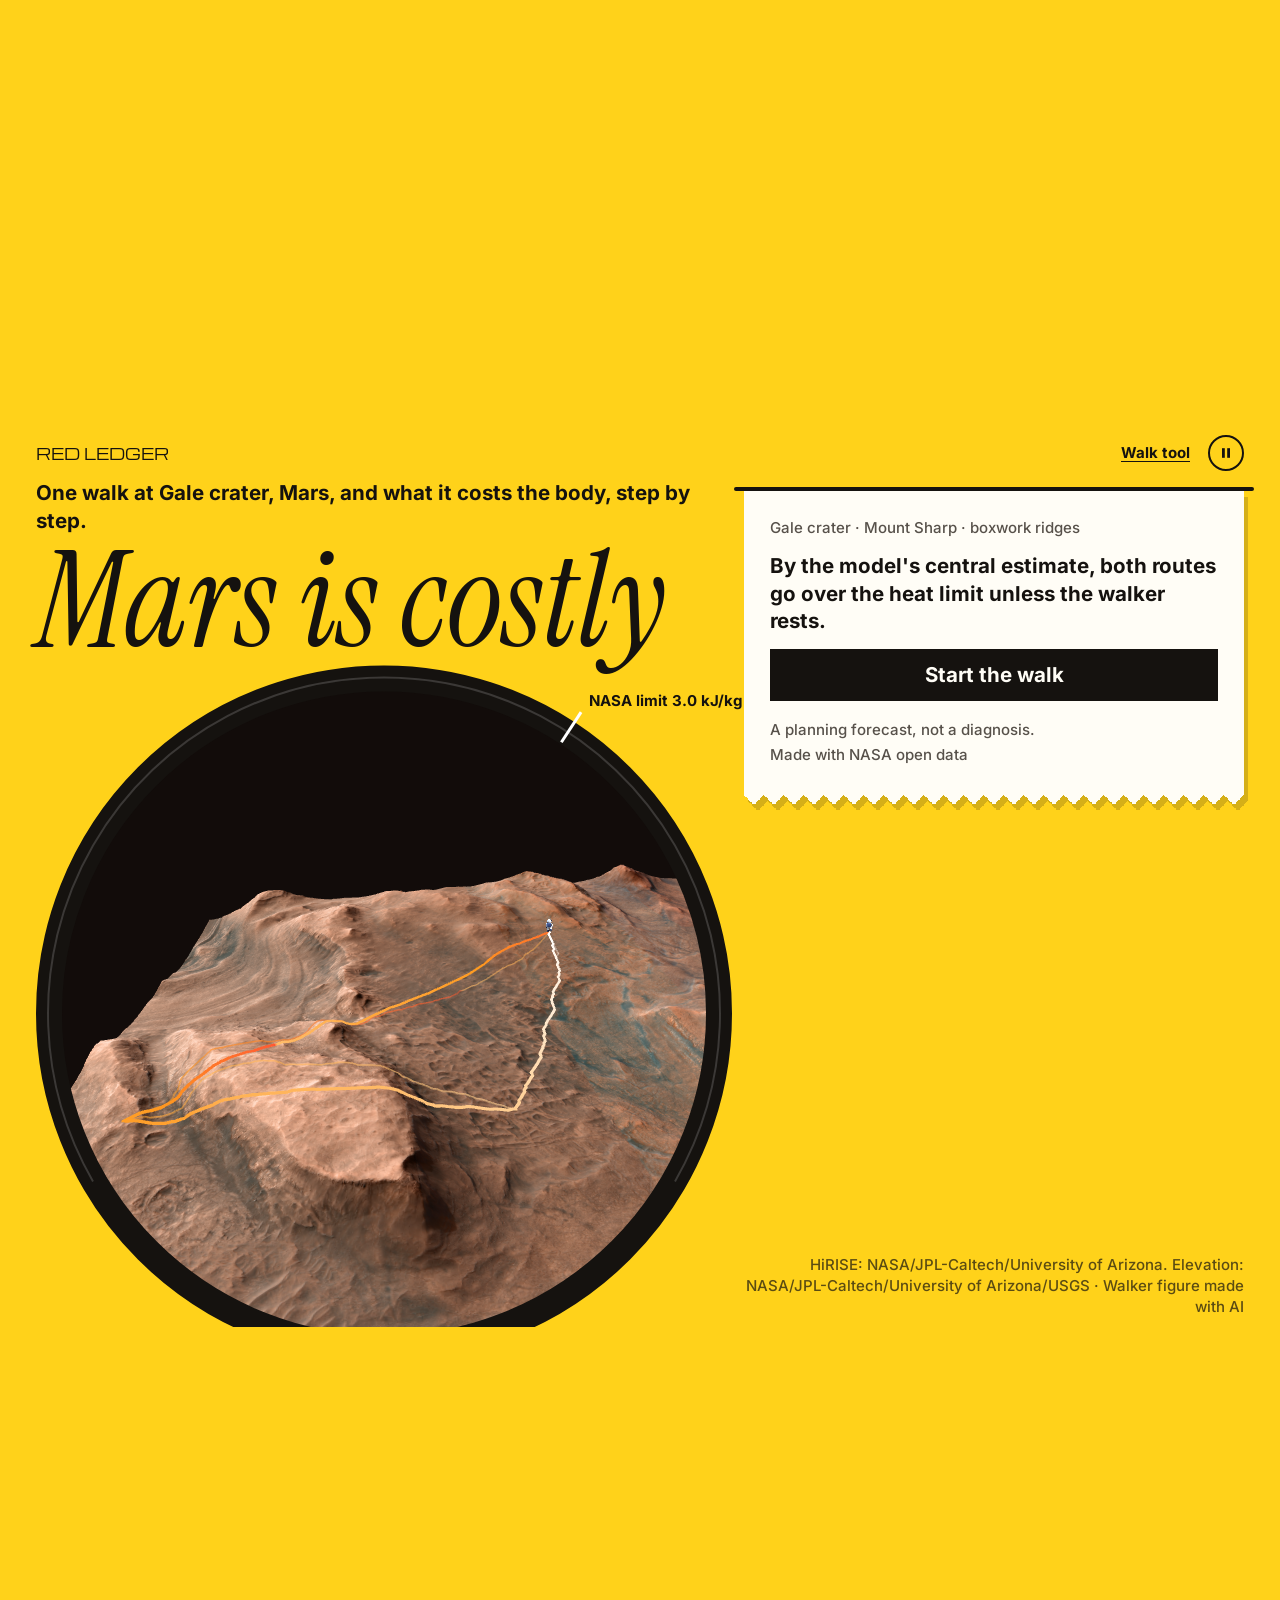
<file: present-b.html>
<!doctype html>
<html lang="en">
<head>
  <meta charset="utf-8">
  <meta name="viewport" content="width=device-width, initial-scale=1">
  <link rel="icon" href="data:,">
  <title>Red Ledger: Mars is costly</title>
  <meta name="description" content="One walk at Gale crater, Mars, and what it costs the body, step by step. Made with NASA open data.">
  <link rel="preload" href="fonts/instrument-serif-italic.woff2" as="font" type="font/woff2" crossorigin>
  <link rel="preload" href="fonts/inter-var.woff2" as="font" type="font/woff2" crossorigin>
  <link rel="stylesheet" href="css/view3d.css">
  <link rel="stylesheet" href="css/present-b.css">
</head>
<body class="loading">
  <!-- The poster: everything that stays on screen. The page scrolls under it;
       the scroll position is the clock of the walk. -->
  <div id="poster">
    <div id="flood" aria-hidden="true"></div>
    <div id="disc" aria-hidden="true"></div>
    <div id="stage" aria-hidden="true"></div>
    <svg id="dial" aria-hidden="true" focusable="false"></svg>
    <p id="limit" class="small" aria-hidden="true"></p>

    <h1 id="mast" class="mast">
      <span class="kicker" id="mast-kicker">One walk at Gale crater, Mars, and what it costs the body, step by step.</span>
      <span class="giant" id="mast-giant">Mars is costly</span>
    </h1>

    <div id="till" class="till">
      <div class="paper-wrap">
        <div class="paper" id="paper" aria-live="polite">
          <p class="fine" id="loader"><span id="loader-step">Terrain</span> <span id="loader-pct">0</span>%</p>
        </div>
      </div>
    </div>
    <div class="slot" aria-hidden="true"></div>

    <p id="credit" class="small"></p>
  </div>

  <header class="bar">
    <a class="mark" href="index.html">RED LEDGER</a>
    <nav class="bar-right">
      <a class="bar-link" href="classic.html">Walk tool</a>
      <button id="play" class="play" type="button" aria-label="Play the walk" aria-pressed="false">
        <svg class="i-play" viewBox="0 0 20 20" aria-hidden="true"><path d="M6 4 L16 10 L6 16 Z"/></svg>
        <svg class="i-pause" viewBox="0 0 20 20" aria-hidden="true"><rect x="5" y="4" width="3.5" height="12"/><rect x="11.5" y="4" width="3.5" height="12"/></svg>
      </button>
    </nav>
  </header>

  <main id="chapters" aria-hidden="true"></main>

  <script type="module" src="js/present-b.js"></script>
</body>
</html>
</file>
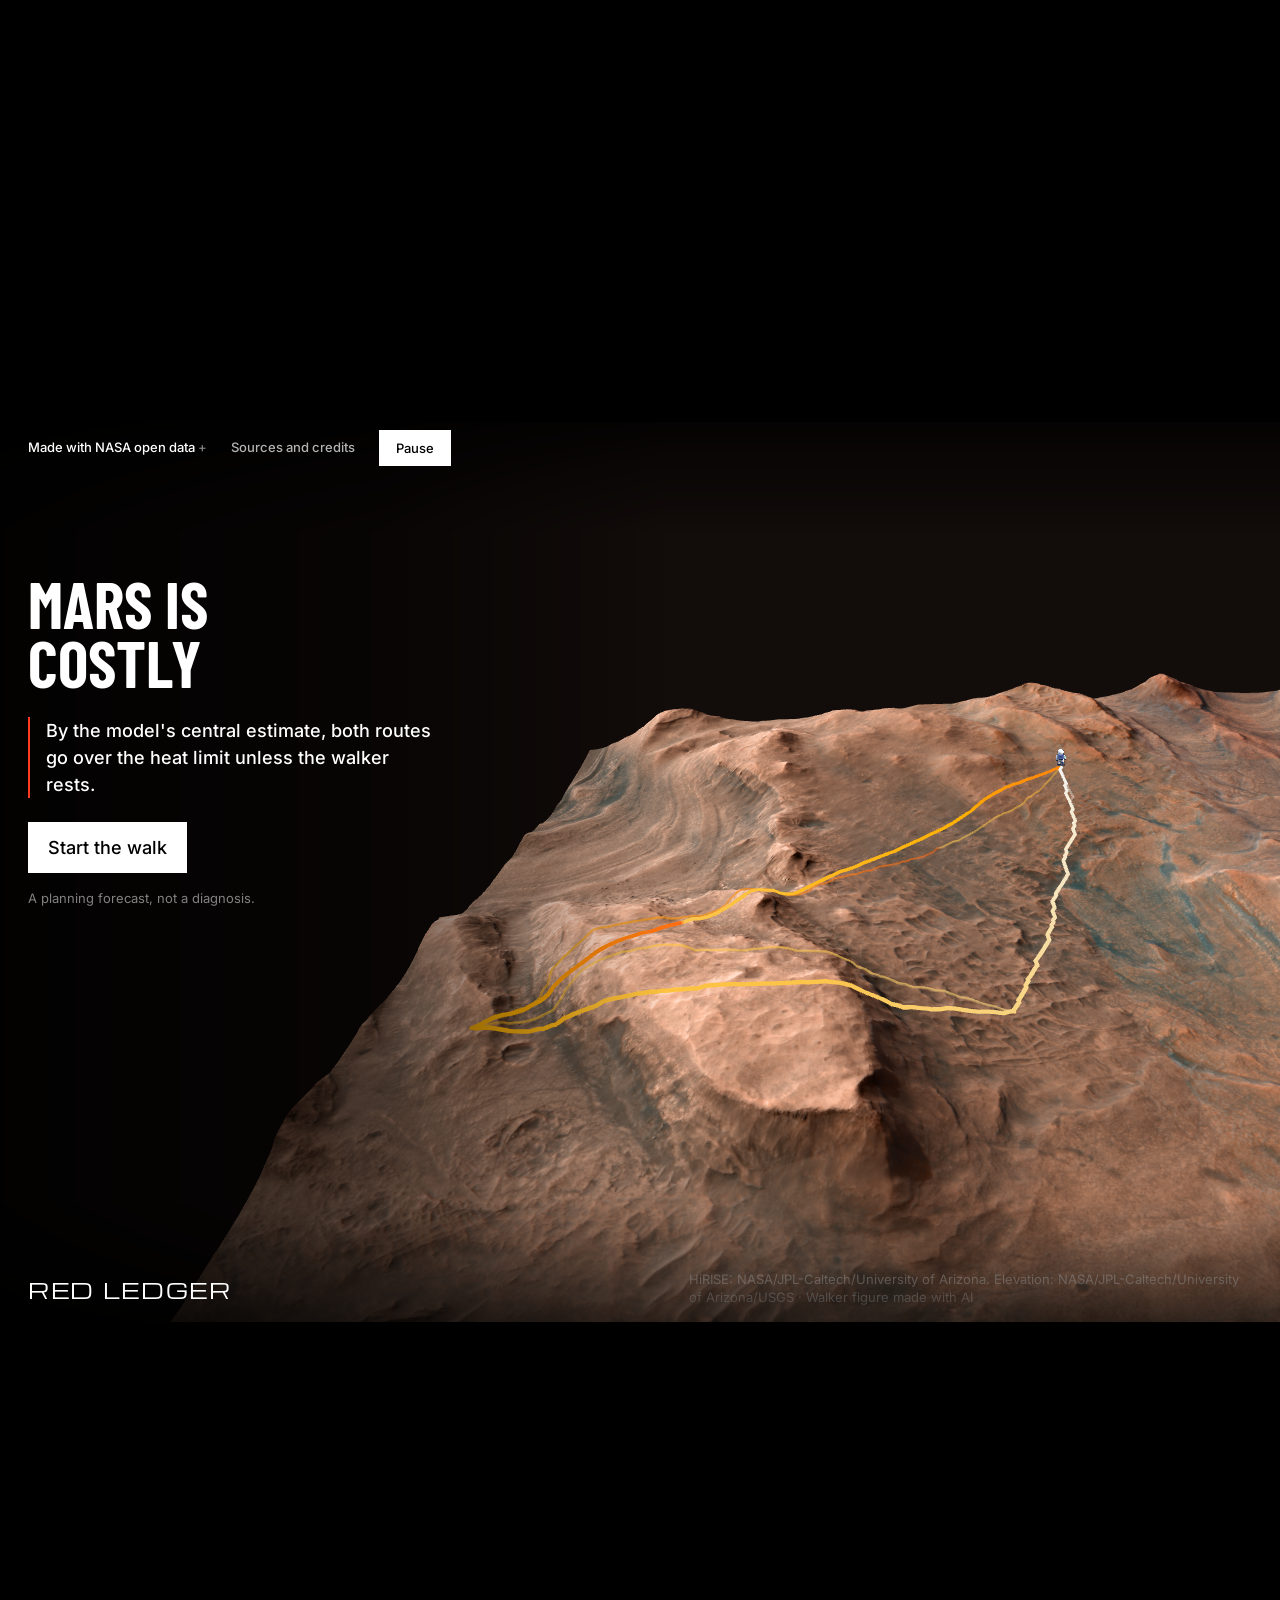
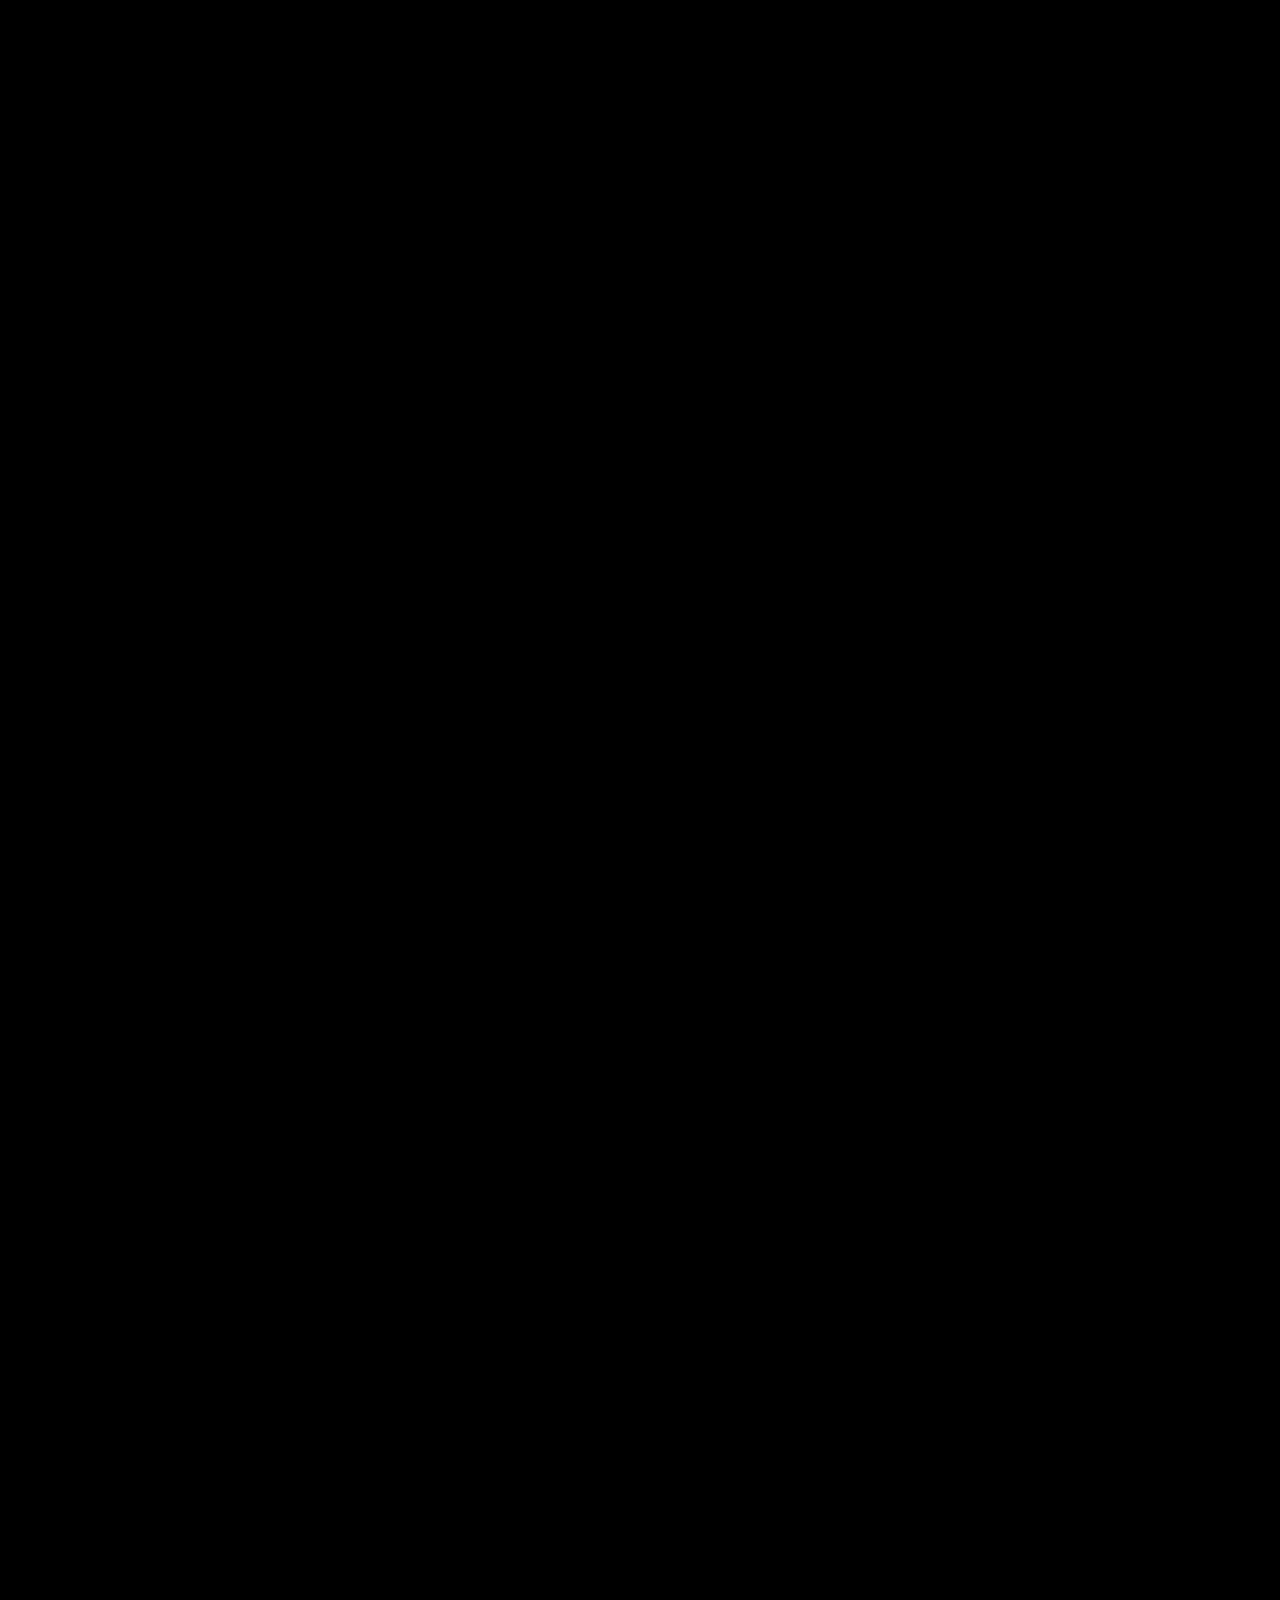
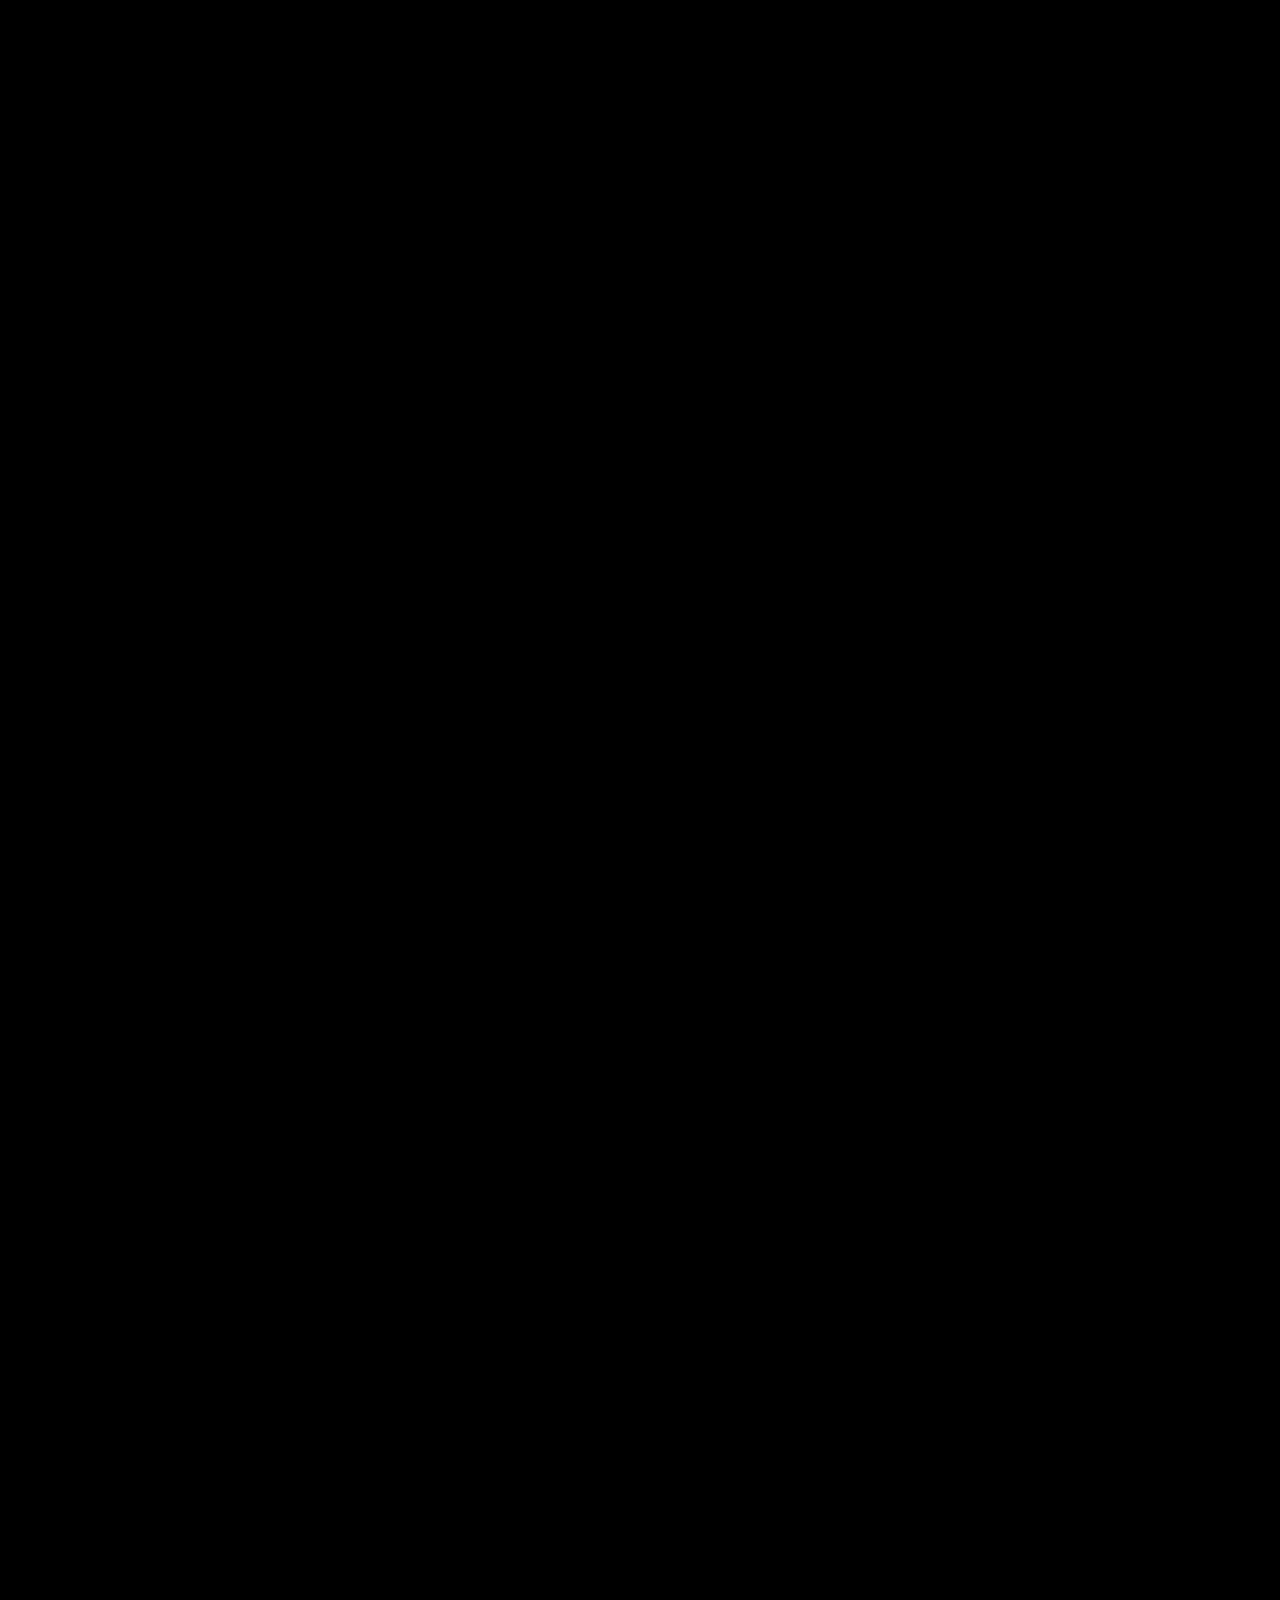
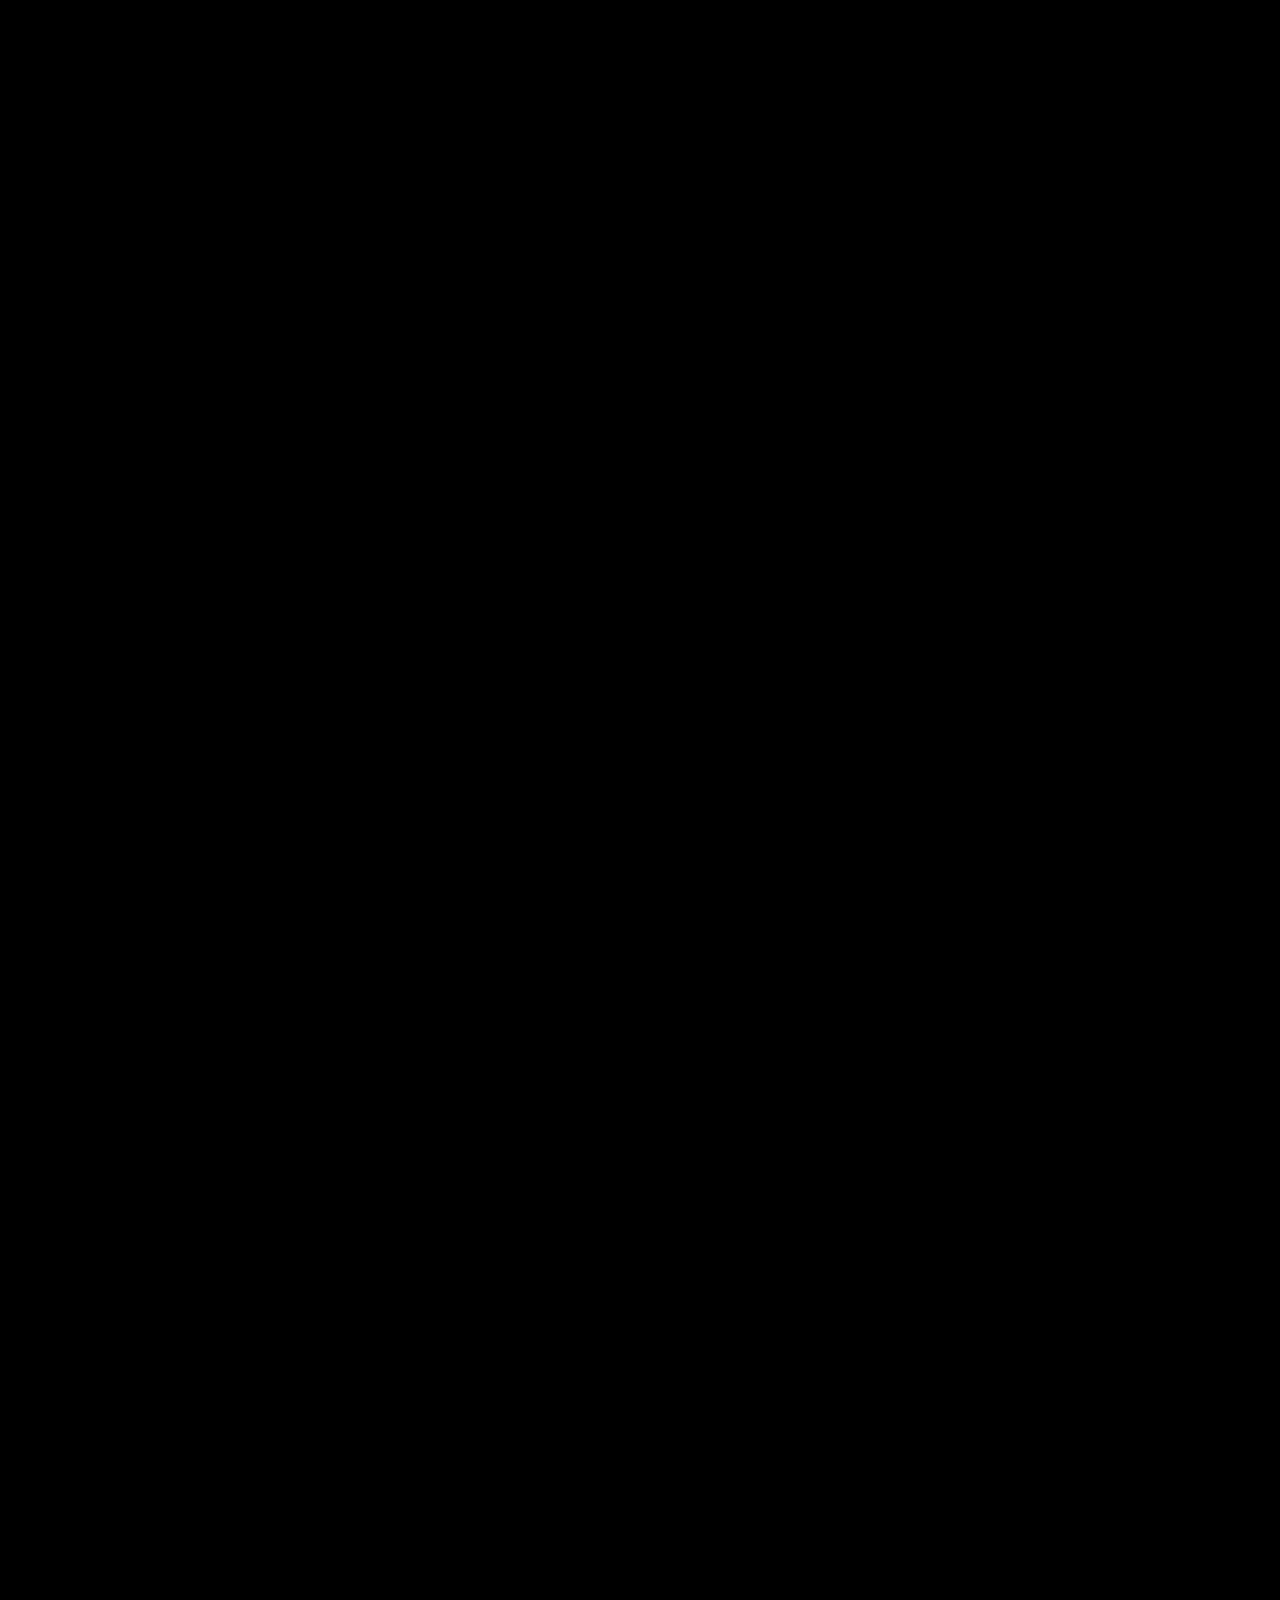
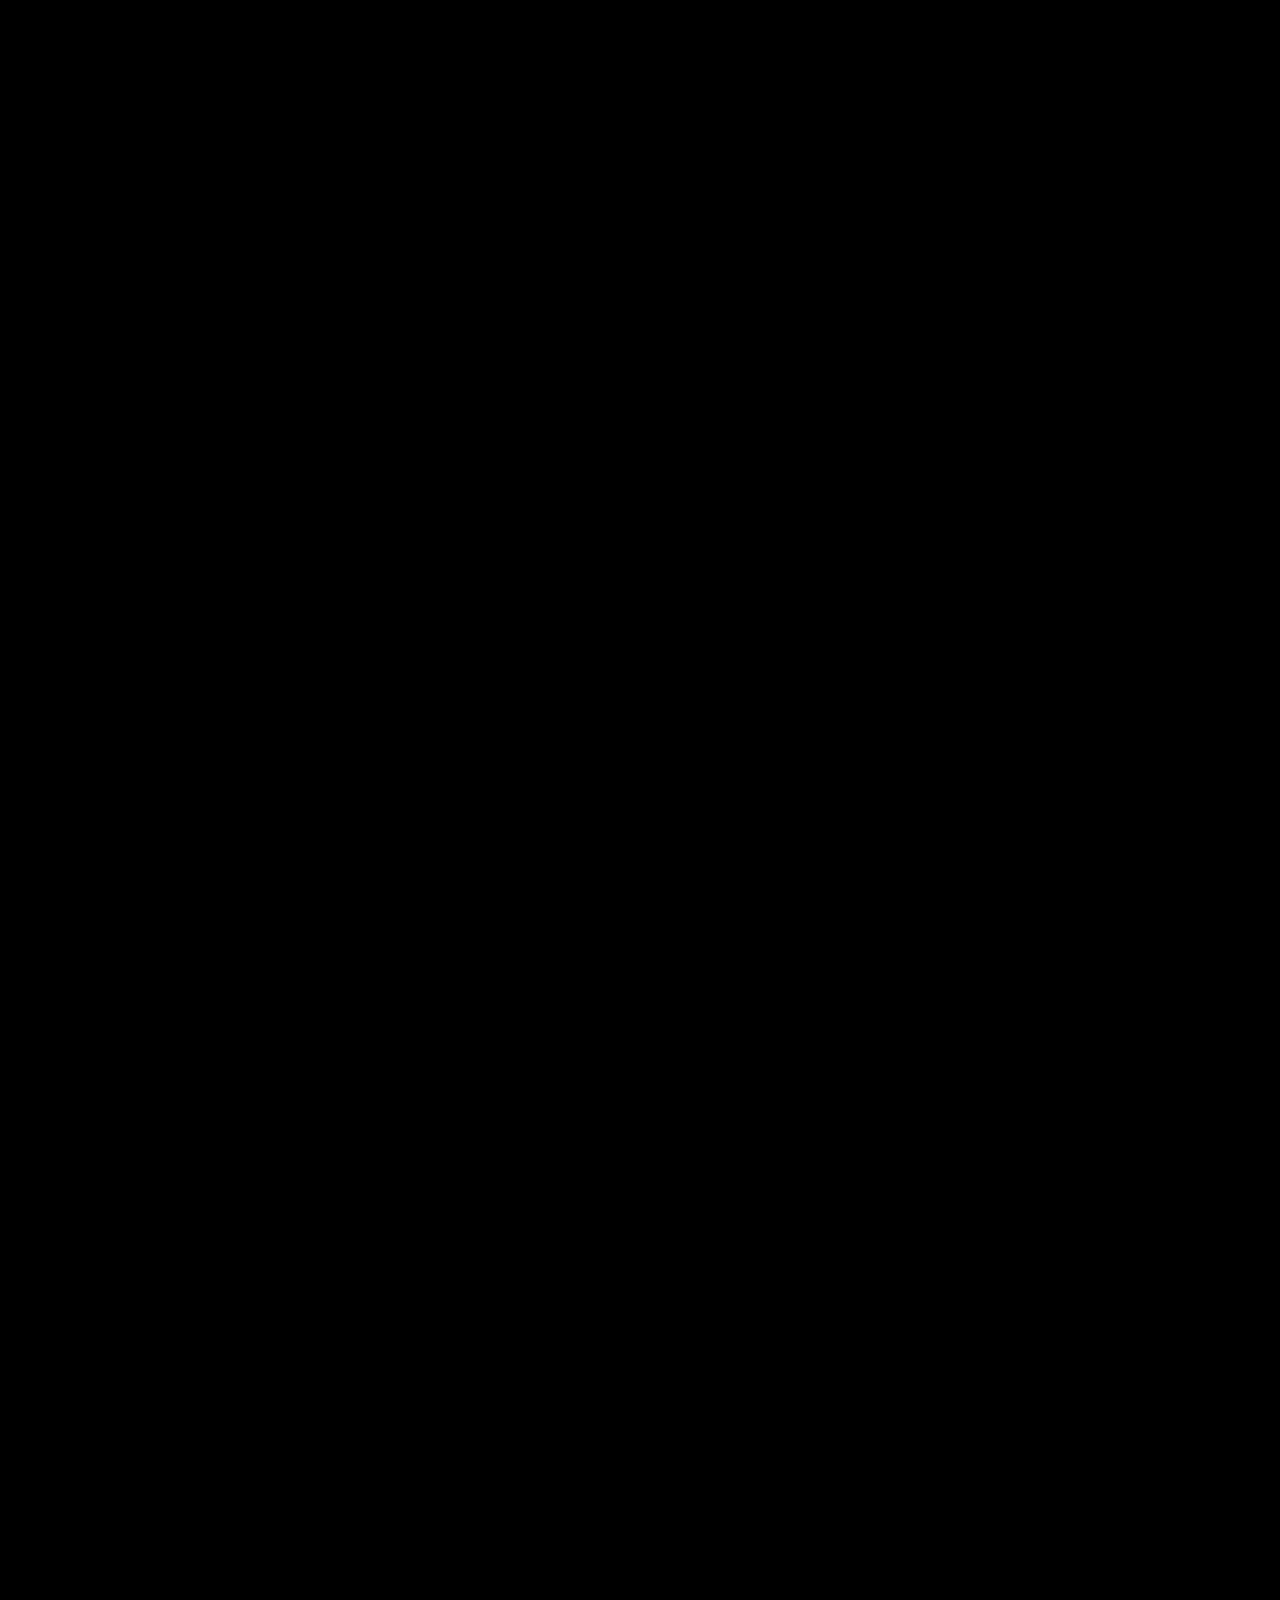
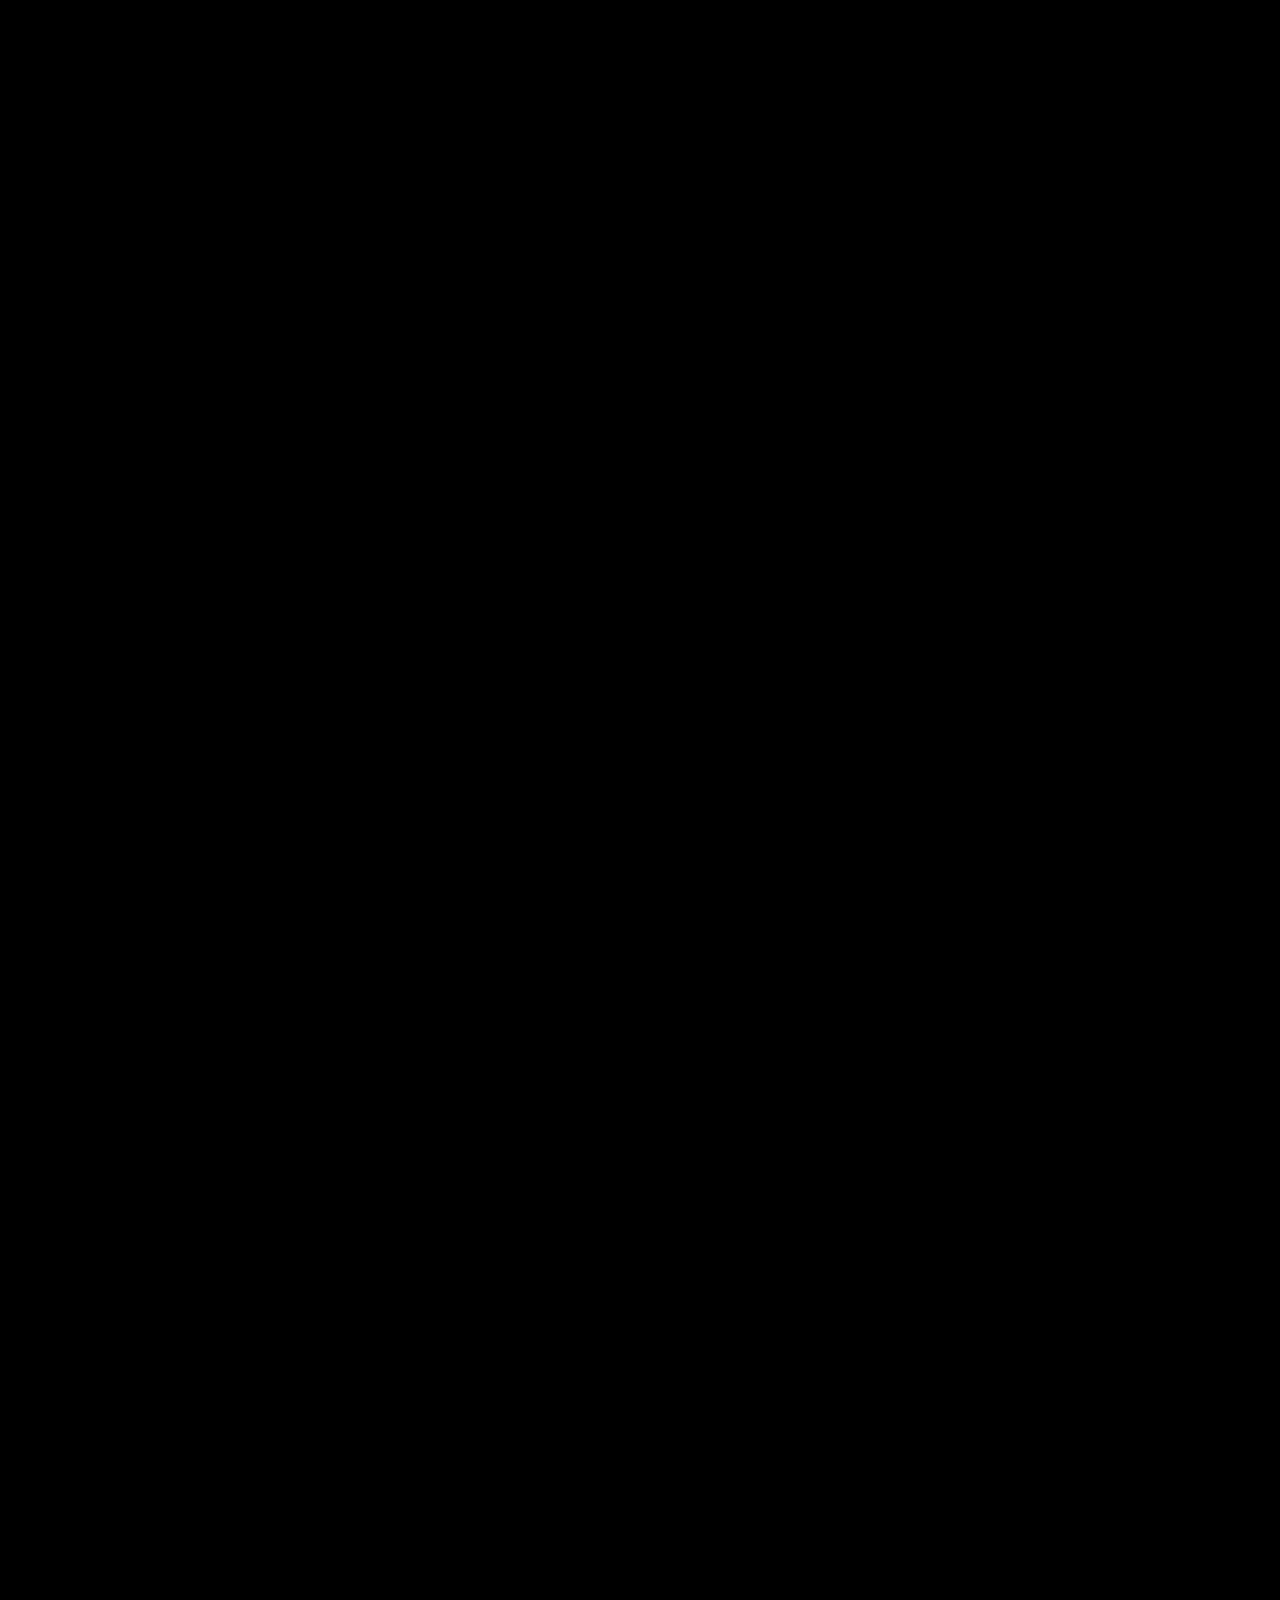
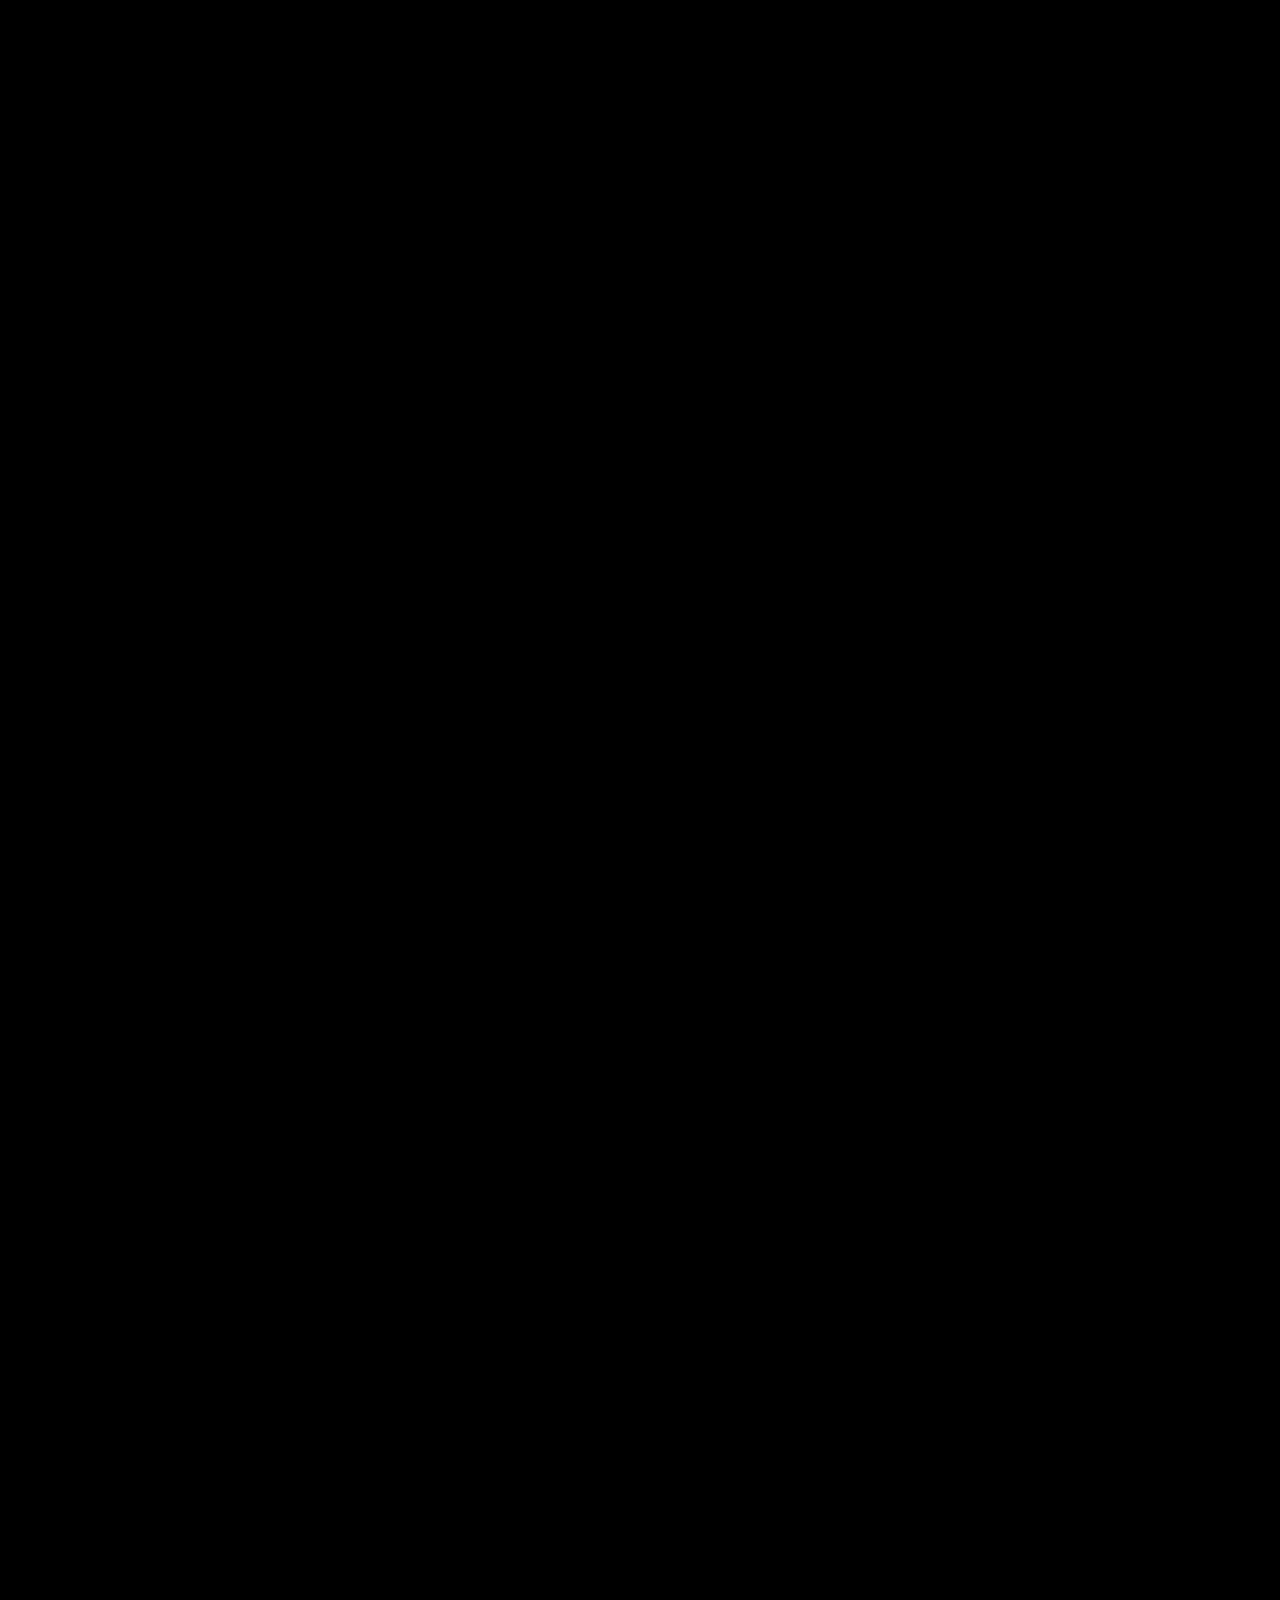
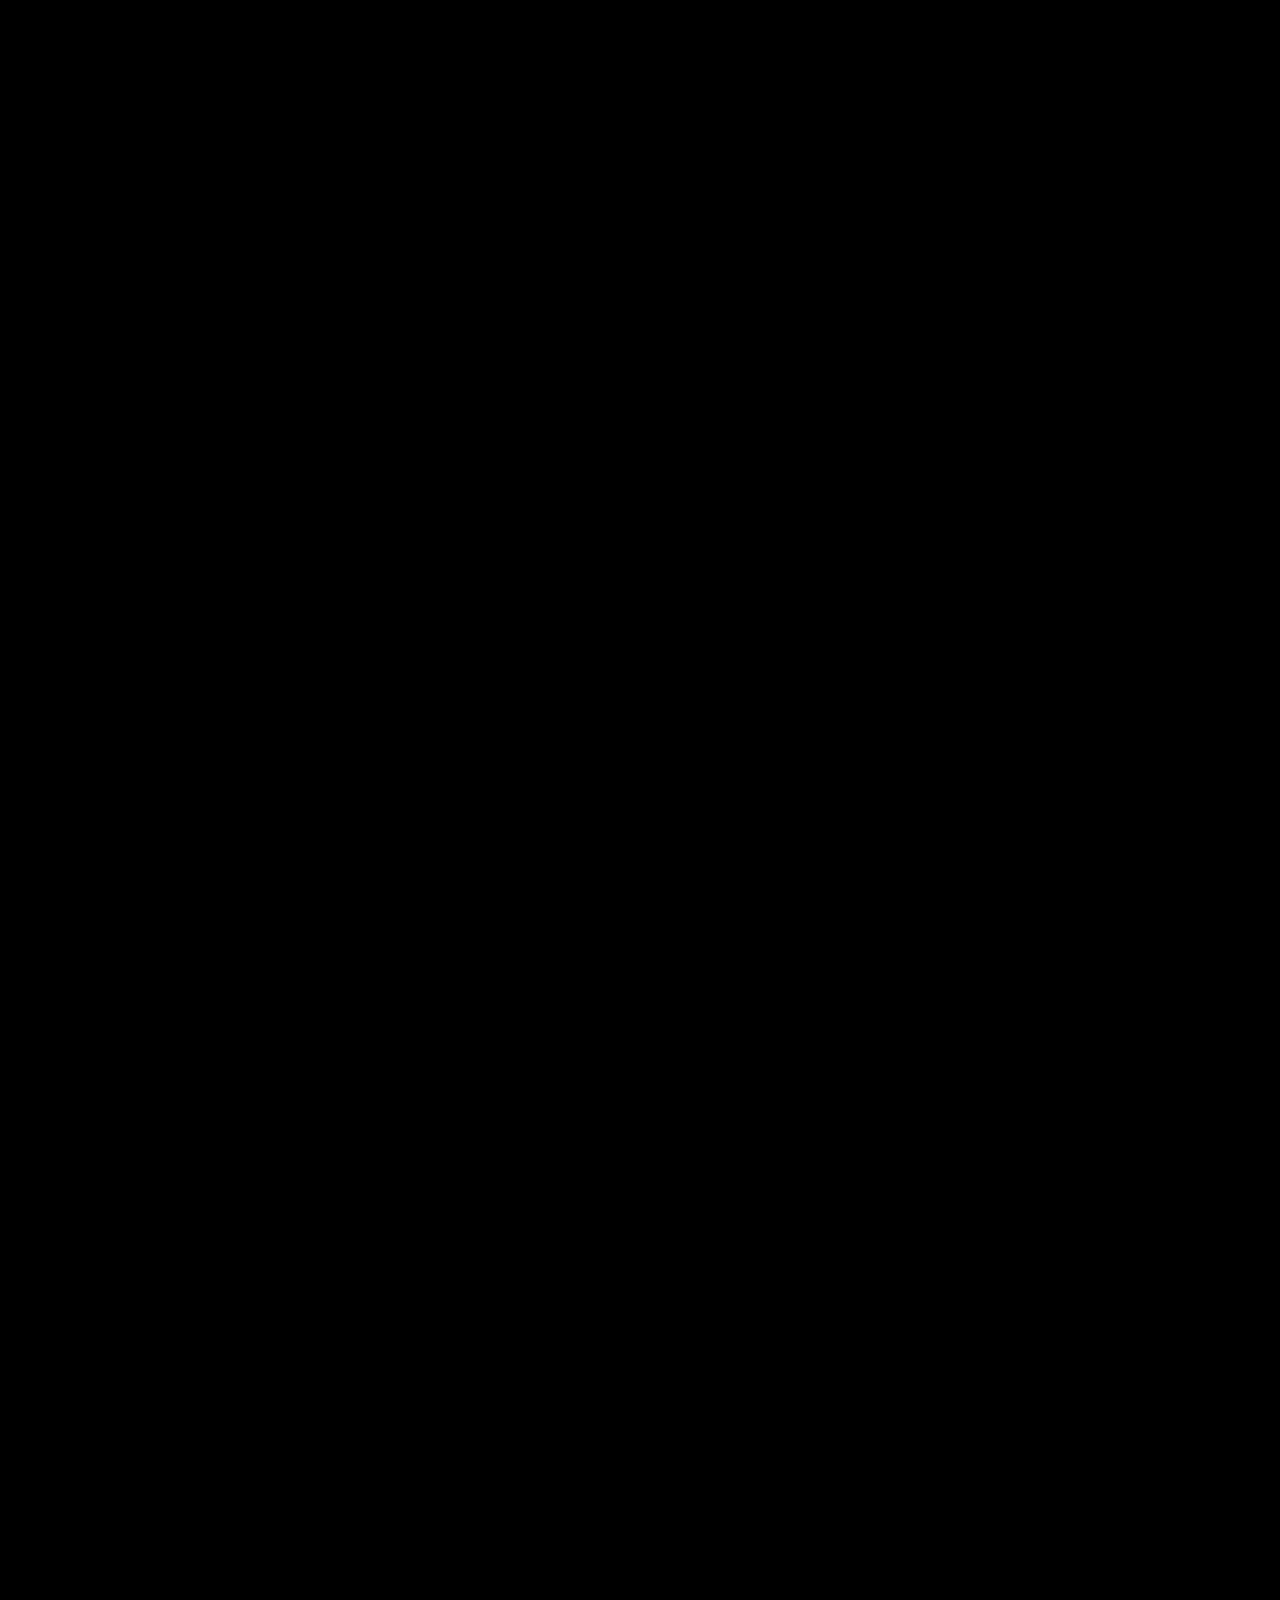
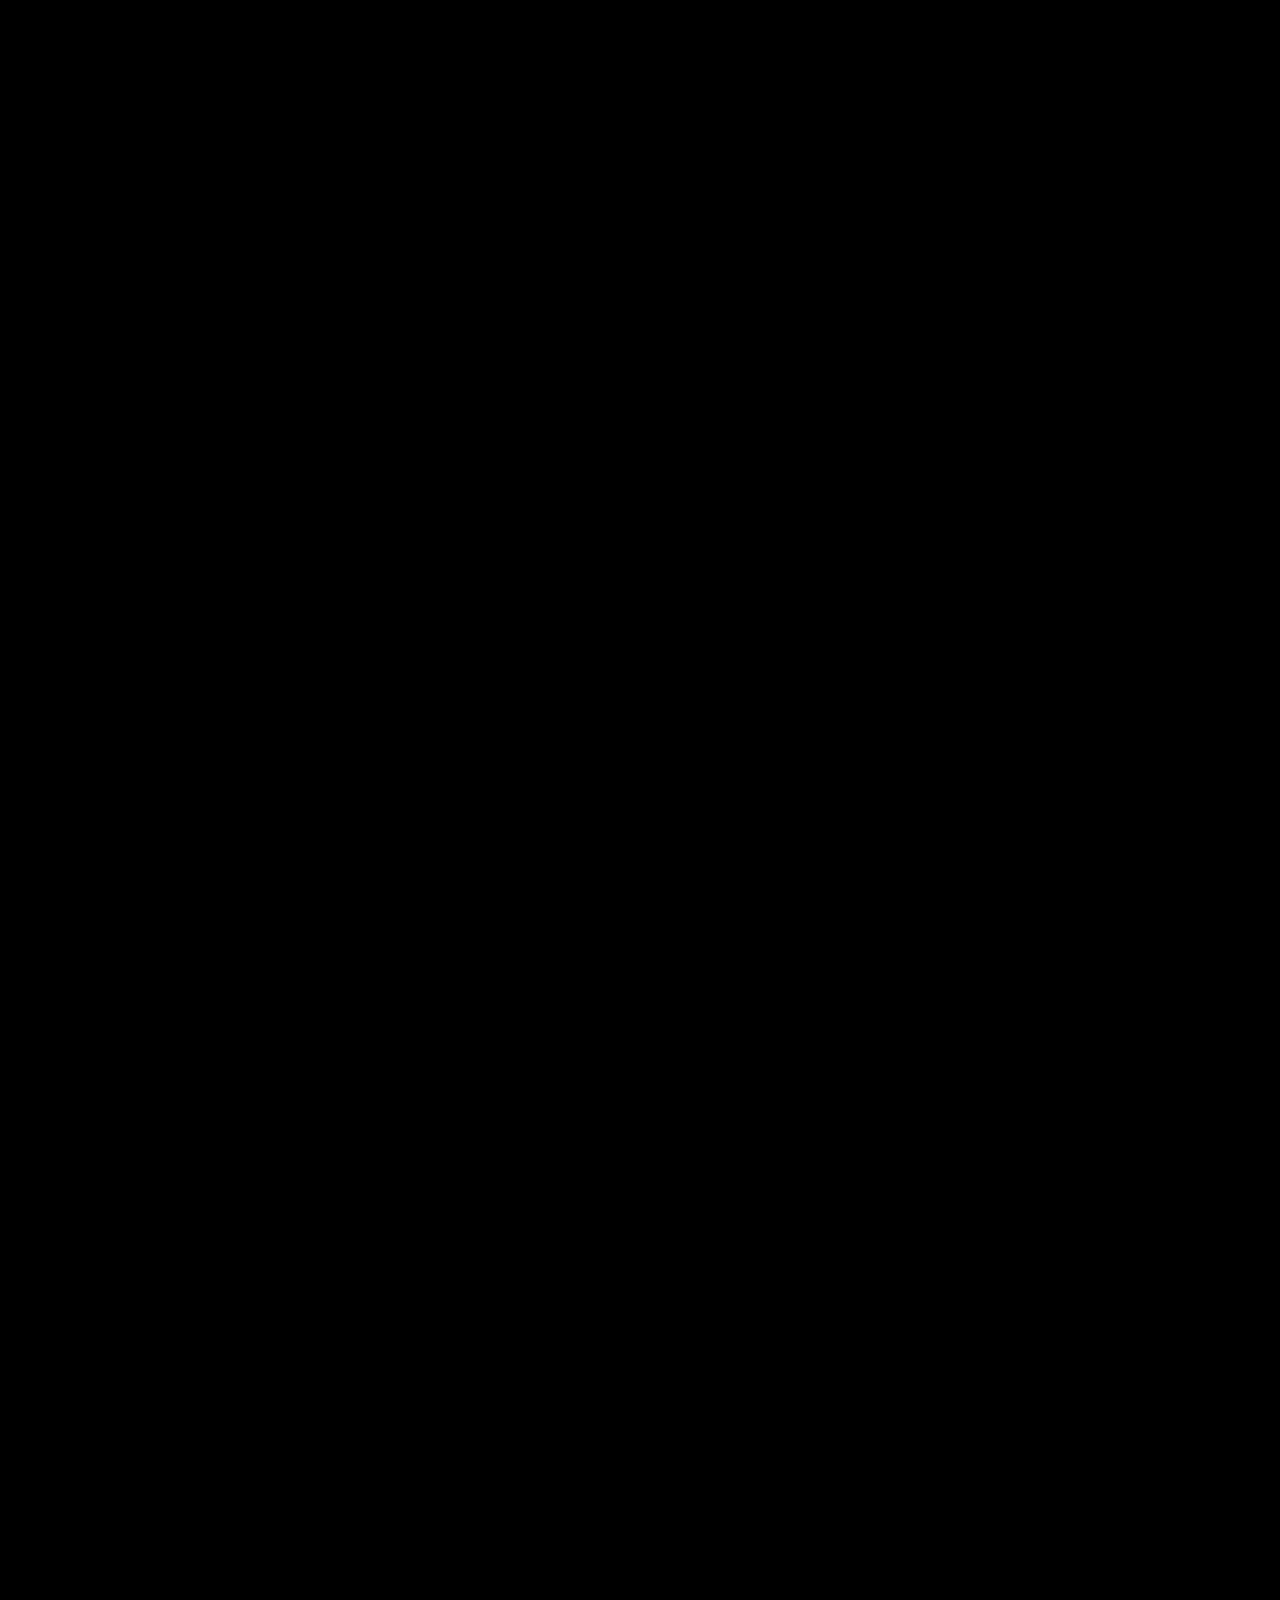
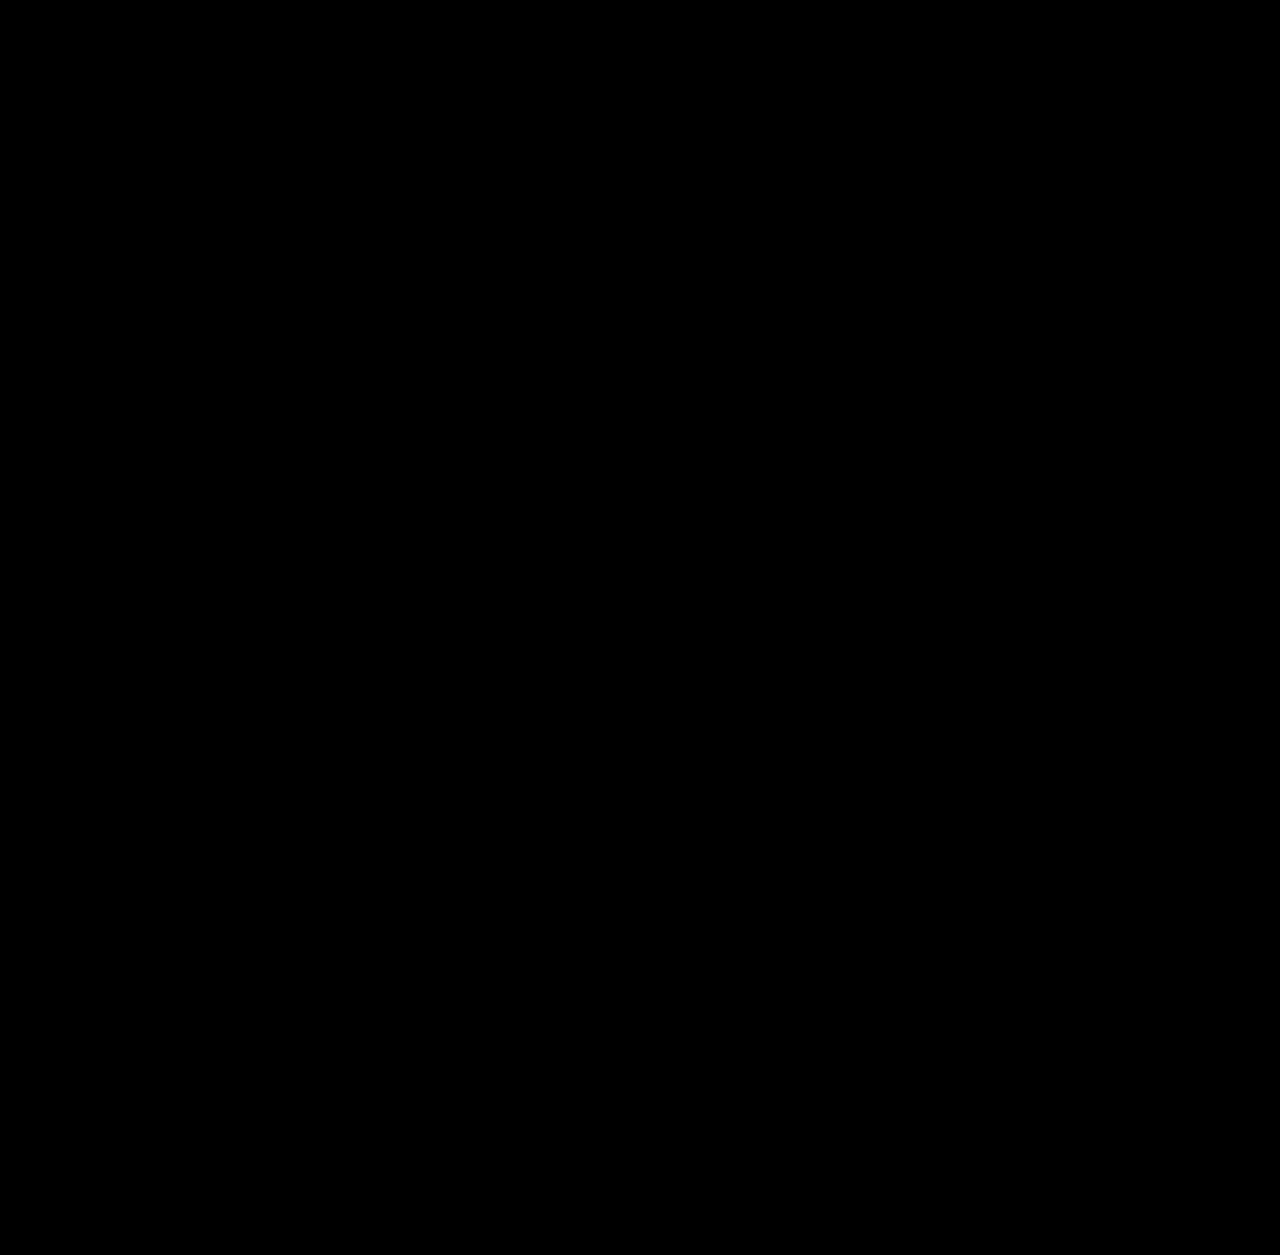
<file: story.html>
<!doctype html>
<html lang="en" data-theme="mission" data-mode="simple">
<head>
  <meta charset="utf-8">
  <meta name="viewport" content="width=device-width, initial-scale=1">
  <title>Red Ledger: Mars is costly</title>
  <meta name="description" content="One walk at Gale crater, Mars, and what it costs the body, step by step. Made with NASA open data.">
  <link rel="preload" href="fonts/barlow-condensed-700.woff2" as="font" type="font/woff2" crossorigin>
  <link rel="preload" href="fonts/inter-var.woff2" as="font" type="font/woff2" crossorigin>
  <link rel="stylesheet" href="css/view3d.css">
  <link rel="stylesheet" href="css/themes/mission.css">
  <link rel="stylesheet" href="css/story.css">
  <script>{ const t = new URLSearchParams(location.search).get('theme'); if (/^[a-z]+$/.test(t || '') && t !== 'mission') { document.documentElement.dataset.theme = t; document.write(`<link rel="stylesheet" href="css/themes/${t}.css">`); } }</script>
</head>
<body class="loading">
  <div id="stage" aria-hidden="true"></div>
  <div class="fade-left" aria-hidden="true"></div>

  <div id="loader" role="status">
    <div class="loader-line"><i></i></div>
    <p class="loader-text label"><span id="loader-step">Terrain</span> <span id="loader-pct">0</span>%</p>
  </div>

  <header class="top">
    <details class="info">
      <summary class="label">Made with NASA open data</summary>
      <div class="info-panel">
        <p>Gale crater · Mount Sharp · boxwork ridges</p>
        <p><b class="assumed key-mark">00</b> Hollow numbers rest on an assumption</p>
        <p>A planning forecast, not a diagnosis.</p>
        <p><a href="CREDITS.md">Sources and credits</a></p>
      </div>
    </details>
    <a class="label top-credits" href="CREDITS.md">Sources and credits</a>
    <button id="auto" class="auto label" type="button" aria-pressed="false">Auto</button>
  </header>

  <main id="story"></main>

  <aside id="hud" aria-live="polite" hidden></aside>

  <footer class="foot">
    <a class="logo" href="index.html">RED LEDGER</a>
  </footer>

  <script type="module" src="js/story.js"></script>
</body>
</html>
</file>
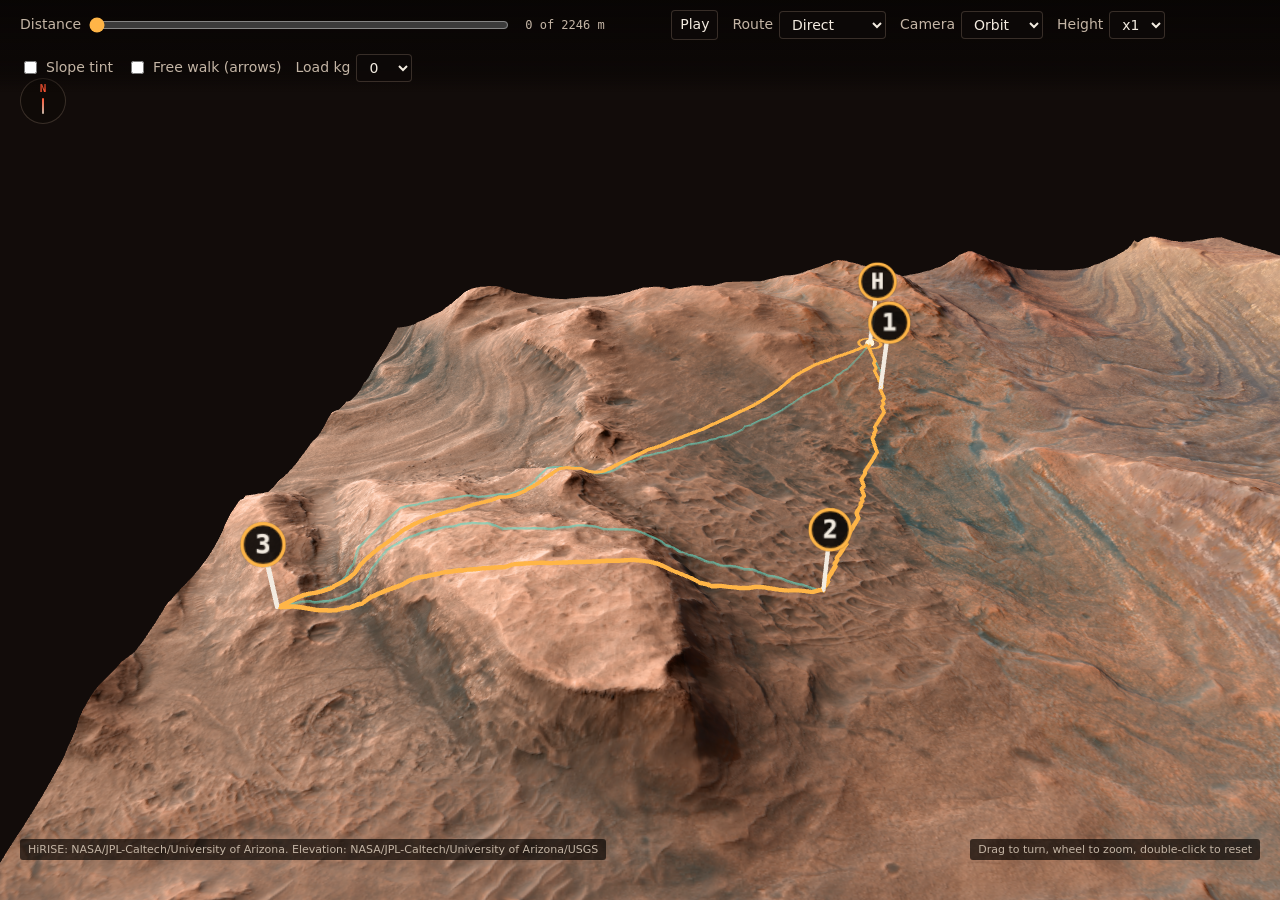
<file: view3d-test.html>
<!doctype html>
<html lang="en">
<head>
<meta charset="utf-8">
<meta name="viewport" content="width=device-width, initial-scale=1">
<title>3D view test</title>
<link rel="stylesheet" href="css/view3d.css">
<style>
  :root {
    --bg: #0c0908; --panel: rgba(14, 10, 8, 0.88); --panel-quiet: rgba(14, 10, 8, 0.72);
    --line: rgba(255, 214, 190, 0.18); --text: #f3ebe0; --dim: #c4b5a5; --red: #ff5533;
    --amber: #ffb547; --ok: #63d6c1;
    --mono: ui-monospace, "SFMono-Regular", "DejaVu Sans Mono", Menlo, Consolas, monospace;
    --sans: system-ui, -apple-system, "Segoe UI", Roboto, "Noto Sans", sans-serif;
  }
  html, body { height: 100%; margin: 0; background: var(--bg); color: var(--text); font: 14px/1.4 var(--sans); overflow: hidden; }
  #stage { position: fixed; inset: 0; }
  .bar {
    position: fixed; z-index: 10; left: 0; right: 0; top: 0; display: flex; flex-wrap: wrap; gap: 14px;
    align-items: center; padding: 10px 20px; background: linear-gradient(to bottom, rgba(8,5,4,.92), rgba(8,5,4,.55) 80%, transparent);
  }
  .bar label { display: flex; gap: 6px; align-items: center; color: var(--dim); }
  .bar select, .bar button { background: var(--panel); color: var(--text); border: 1px solid var(--line); border-radius: 4px; padding: 4px 8px; font: inherit; }
  .bar input[type=range] { width: min(36vw, 420px); accent-color: var(--amber); }
  #readout { font: 12px var(--mono); color: var(--dim); min-width: 11em; }
</style>
</head>
<body>
<div id="stage"></div>
<div class="bar">
  <label>Distance <input id="dist" type="range" min="0" max="1" step="1" value="0"></label>
  <span id="readout"></span>
  <button id="play">Play</button>
  <label>Route <select id="route"><option value="direct">Direct</option><option value="body">Body cost</option></select></label>
  <label>Camera <select id="mode"><option value="orbit">Orbit</option><option value="chase">Chase</option></select></label>
  <label>Height <select id="exag"><option value="1">x1</option><option value="2">x2</option></select></label>
  <label><input id="tint" type="checkbox"> Slope tint</label>
  <label><input id="free" type="checkbox"> Free walk (arrows)</label>
  <label>Load kg <select id="load"></select></label>
</div>
<script type="module">
import { loadTerrain } from './js/terrain.js';
import { createView3D, walkForward } from './js/view3d.js';

// Query string sets the start state, so a screenshot can be taken without clicking:
// ?route=body&mode=chase&d=700&x=2&tint=1&load=15&az=40&pol=50&dist=900
const q = new URLSearchParams(location.search);
const colors = { direct: '#ffb547', body: '#63d6c1' };
const $ = (id) => document.getElementById(id);

const [terrain, data] = await Promise.all([loadTerrain(), fetch('data/routes.json').then((r) => r.json())]);

// routes.json may hold one set of routes or one set per carried load.
const sets = data.loads || { 0: data.routes };
for (const kg of Object.keys(sets)) $('load').add(new Option(kg, kg));
$('load').value = q.get('load') && sets[q.get('load')] ? q.get('load') : Object.keys(sets)[0];
const current = () => sets[$('load').value];

const view = await createView3D($('stage'), { terrain, routes: current(), colors });
window.view = view;

let route = q.get('route') === 'body' ? 'body' : 'direct';
const total = () => current()[route].points.at(-1).dist;
function setDist(d) {
  $('dist').value = d;
  $('readout').textContent = `${Math.round(d)} of ${Math.round(total())} m`;
  view.setWalker(d);
}
function syncSlider() {
  $('dist').max = Math.round(total());
}

$('route').value = route;
view.setRoute(route);
syncSlider();
$('mode').value = q.get('mode') === 'chase' ? 'chase' : 'orbit';
view.setMode($('mode').value);
$('exag').value = q.get('x') === '2' ? '2' : '1';
view.setExaggeration(Number($('exag').value));
$('tint').checked = q.get('tint') === '1';
view.setSlopeTint($('tint').checked);
setDist(Math.min(Number(q.get('d')) || 0, total()));
if (q.has('az') || q.has('pol') || q.has('dist')) {
  const o = {};
  if (q.has('az')) o.az = Number(q.get('az')) * Math.PI / 180;
  if (q.has('pol')) o.pol = Number(q.get('pol')) * Math.PI / 180;
  if (q.has('dist')) o.dist = Number(q.get('dist'));
  view.debug.setOrbit(o);
}
view.show();
// With ?settle the picture is drawn now, without waiting for animation frames.
// The tiles load in the background, so wait for them before the final draw.
if (q.has('settle')) {
  view.debug.settle();
  view.debug.ready?.then(() => view.debug.settle());
}

$('dist').oninput = (e) => setDist(Number(e.target.value));
$('route').onchange = (e) => { route = e.target.value; view.setRoute(route); syncSlider(); setDist(Math.min(Number($('dist').value), total())); };
$('mode').onchange = (e) => view.setMode(e.target.value);
$('exag').onchange = (e) => view.setExaggeration(Number(e.target.value));
$('tint').onchange = (e) => view.setSlopeTint(e.target.checked);
$('load').onchange = () => { view.setRoutes(current()); syncSlider(); setDist(Math.min(Number($('dist').value), total())); };

// Play walks at 40 m per second so the chase view can be watched.
let timer = 0;
$('play').onclick = () => {
  if (timer) { clearInterval(timer); timer = 0; $('play').textContent = 'Play'; return; }
  $('play').textContent = 'Pause';
  let last = performance.now();
  timer = setInterval(() => {
    const now = performance.now();
    let d = Number($('dist').value) + ((now - last) / 1000) * 40;
    last = now;
    if (d >= total()) d = 0;
    setDist(d);
  }, 33);
};
// Free walk: left and right turn at 90 degrees a second, up moves 40 m a second.
// A timer drives the movement (animation frames may not run in a test browser);
// the view draws on demand, and ?settle also forces a draw on every step.
const keys = new Set();
const fw = { on: false, lat: 0, lon: 0, deg: 0, trail: [], timer: 0 };
window.freeWalk = fw;
function freeDraw() {
  view.setWalkerAt(fw.lat, fw.lon, fw.deg);
  view.setTrail(fw.trail);
  $('readout').textContent = `lat ${fw.lat.toFixed(5)}  lon ${fw.lon.toFixed(5)}  heading ${Math.round(((fw.deg % 360) + 360) % 360)} deg`;
  if (q.has('settle')) view.debug.settle();
}
function freeStart() {
  const p = current()[route].points[0];
  Object.assign(fw, { on: true, lat: p.lat, lon: p.lon, deg: 0, trail: [{ lat: p.lat, lon: p.lon }] });
  view.setRoutesVisible(false);
  freeDraw();
  let last = performance.now();
  fw.timer = setInterval(() => {
    const now = performance.now();
    const dt = Math.min(0.1, (now - last) / 1000);
    last = now;
    if (keys.has('ArrowLeft')) fw.deg -= 90 * dt;
    if (keys.has('ArrowRight')) fw.deg += 90 * dt;
    if (keys.has('ArrowUp')) {
      const n = walkForward(terrain, fw.lat, fw.lon, fw.deg, 40 * dt);
      // setWalkerAt refuses points outside the crop, so the walker stops at the edge
      if (view.setWalkerAt(n.lat, n.lon, fw.deg)) {
        fw.lat = n.lat; fw.lon = n.lon;
        fw.trail.push({ lat: n.lat, lon: n.lon });
      }
    }
    if (keys.size) freeDraw();
  }, 33);
}
function freeStop() {
  clearInterval(fw.timer);
  fw.on = false;
  keys.clear();
  view.clearTrail();
  view.setRoutesVisible(true);
  setDist(Number($('dist').value));
}
$('free').onchange = (e) => (e.target.checked ? freeStart() : freeStop());
window.addEventListener('keydown', (e) => {
  if (!fw.on || !e.key.startsWith('Arrow')) return;
  if (e.target.tagName === 'SELECT' || e.target.tagName === 'INPUT') e.target.blur();
  keys.add(e.key);
  e.preventDefault();
});
window.addEventListener('keyup', (e) => keys.delete(e.key));
if (q.get('free') === '1') { $('free').checked = true; freeStart(); }

window.addEventListener('resize', () => view.resize());
</script>
</body>
</html>
</file>
<file: css/hud.css>
/* The walk page (classic.html) and the bars it shares with the globe page.

   The look: a black planning console. Every surface is a neutral grey from
   one ramp, the type is Inter, and the heat colours are the only colours in
   the panels: white while the body is cool, amber near NASA's limit, red
   over it. The colours of the routes and of the map layers belong to the
   map and are set in js/. */

@font-face {
  font-family: "Inter";
  font-weight: 100 900;
  font-display: swap;
  src: url("../fonts/inter-var.woff2") format("woff2");
}
@font-face {
  font-family: "Barlow Condensed";
  font-weight: 700;
  font-display: swap;
  src: url("../fonts/barlow-condensed-700.woff2") format("woff2");
}
@font-face {
  font-family: "Michroma";
  font-weight: 400;
  font-display: swap;
  src: url("../fonts/michroma-400.woff2") format("woff2");
}

:root {
  /* One neutral ramp. --bg is the shell (bars, panel, strip), --panel is
     anything that floats over the map, --raised and --raised-2 are the steps
     for a chosen row or a pressed button. */
  --bg: #0a0a0b;
  --panel: #131314;
  --raised: #1c1c1e;
  --raised-2: #2a2a2d;
  --panel-quiet: rgba(10, 10, 11, 0.72);
  --line: rgba(255, 255, 255, 0.1);
  --ring: 0 0 0 1px rgba(255, 255, 255, 0.08);
  --ring-strong: 0 0 0 1px rgba(255, 255, 255, 0.14);
  /* Three text roles. */
  --text: #f2f2f2;
  --dim: #a1a1a6;
  --muted: #85858b;
  /* Heat, and the two marks that carry a meaning of their own. */
  --red: #ff5533;
  --amber: #ffb547;
  --ok: #63d6c1;
  --contact: #8fbcff;
  --mono: ui-monospace, "SFMono-Regular", "DejaVu Sans Mono", Menlo, Consolas, monospace;
  --sans: "Inter", system-ui, -apple-system, "Segoe UI", Roboto, "Noto Sans", sans-serif;
  --display: "Barlow Condensed", "Arial Narrow", sans-serif;
  --logo: "Michroma", "Inter", sans-serif;
  --left: 408px;
  --top: 48px;
  --foot: 28px;
  /* One curve for everything that moves. */
  --ease-out: cubic-bezier(0.23, 1, 0.32, 1);
}

/* Going from the globe to the walk page, the browser blends the two pages
   instead of cutting (where it can). */
@view-transition { navigation: auto; }

* { box-sizing: border-box; }

html, body {
  height: 100%;
  margin: 0;
  background: var(--bg);
  color: var(--text);
  font: 400 14px/20px var(--sans);
  font-variant-numeric: tabular-nums;
  -webkit-font-smoothing: antialiased;
  overflow: hidden;
}

.mono { font-family: var(--mono); }
a { color: var(--text); text-underline-offset: 2px; }
b { font-weight: 500; }
button, select, summary { font: inherit; color: inherit; -webkit-tap-highlight-color: transparent; }
:focus-visible { outline: 2px solid var(--text); outline-offset: 2px; }

/* z-index 0 keeps every map layer under the panels. */
#map { position: fixed; inset: 0; z-index: 0; background: #111112; }

/* The helmet on the globe page: darkens the edges so the globe reads as seen
   through a visor. */
.visor {
  position: fixed;
  inset: 0;
  pointer-events: none;
  z-index: 400;
  background: radial-gradient(ellipse 125% 100% at 50% 48%, transparent 70%, rgba(0, 0, 0, 0.35) 88%, rgba(0, 0, 0, 0.55) 100%);
}

/* The top bar lies over the panels, so the notes that open from it are
   never covered. */
.top, .foot { position: fixed; z-index: 500; }
.top { z-index: 600; }

/* Buttons. Three kinds: a plain text button (the documents in the top bar,
   the notes that open), a quiet button on a raised surface, and one bright
   button for the main action, Walk. All are 32 px tall with one radius. */
.docs button, .chip-pop summary, .scrub button, .brief-files button, #target-swap {
  display: inline-flex;
  align-items: center;
  justify-content: center;
  height: 32px;
  padding: 0 12px;
  font-size: 13px;
  line-height: 16px;
  white-space: nowrap;
  color: var(--dim);
  background: none;
  border: 1px solid transparent;
  border-radius: 8px;
  cursor: pointer;
}
.scrub button, .brief-files button, #target-swap { color: var(--text); background: var(--raised); box-shadow: var(--ring); }
.scrub button:disabled { opacity: 0.4; cursor: default; }
.scrub button[aria-pressed="true"] { background: var(--raised-2); box-shadow: var(--ring-strong), inset 0 1px 0 rgba(255, 255, 255, 0.12); }
#play { min-width: 72px; font-weight: 500; color: var(--bg); background: var(--text); box-shadow: none; }

/* A group of buttons where one is chosen: the view, the map layer, the load. */
.overlays, .loads nav {
  display: flex;
  flex: none;
  gap: 2px;
  max-width: 100%;
  padding: 2px;
  overflow-x: auto;
  scrollbar-width: none;
  background: var(--panel);
  border: 1px solid transparent;
  border-radius: 8px;
  box-shadow: var(--ring);
}
.overlays:empty { display: none; }
.overlays button, .loads button {
  flex: none;
  height: 28px;
  padding: 0 10px;
  font-size: 13px;
  line-height: 16px;
  white-space: nowrap;
  color: var(--dim);
  background: none;
  border: 0;
  border-radius: 6px;
  cursor: pointer;
}
.overlays button[hidden] { display: none; }
.overlays button[aria-pressed="true"], .loads button[aria-pressed="true"] {
  font-weight: 500;
  color: var(--text);
  background: var(--raised-2);
  box-shadow: inset 0 1px 0 rgba(255, 255, 255, 0.12);
}

/* Hover only where a pointer can hover; on touch it would stay lit after a tap. */
@media (hover: hover) {
  .docs button:hover, .chip-pop summary:hover { color: var(--text); background: var(--raised); }
  .scrub button:not(:disabled):hover, .brief-files button:hover, #target-swap:hover { background: var(--raised-2); }
  #play:not(:disabled):hover { background: #fff; }
  .overlays button:not([aria-pressed="true"]):hover, .loads button:not([aria-pressed="true"]):hover { color: var(--text); }
  .route[aria-pressed="false"]:hover { background: rgba(255, 255, 255, 0.04); }
  .close:hover { color: var(--text); }
  .brand-sub a:hover, .foot a:hover { color: var(--text); }
}

/* A small press on the buttons, so a click is felt. */
.docs button, .scrub button, .brief-files button, #target-swap, .route, .close {
  transition-property: background-color, color, scale;
  transition-duration: 150ms;
  transition-timing-function: ease-out;
}
@media (prefers-reduced-motion: no-preference) {
  .docs button:active, .scrub button:not(:disabled):active, .brief-files button:active, #target-swap:active, .close:active { scale: 0.96; }
}

/* The panels sit in one grid between the top bar and the footer, so they
   can never lie on top of each other, whatever the screen. Wide screens: the
   panel on the left at full height, the map window beside it, the walk strip
   under the map. --top and --foot are set from the real height of the bars
   by the script. */
.hud {
  position: fixed;
  top: var(--top); bottom: var(--foot); left: 0; right: 0;
  z-index: 500;
  display: grid;
  grid-template-columns: var(--left) minmax(0, 1fr);
  grid-template-rows: minmax(0, 1fr) auto;
  grid-template-areas: "side map" "side walk";
  pointer-events: none;
}
.hud > * { pointer-events: auto; min-width: 0; min-height: 0; }
.ledger { grid-area: side; }
.walk { grid-area: walk; }
/* The 3D view and the things that lie over the map share one cell. */
#view3d { grid-area: map; position: relative; z-index: 0; }
#view3d[hidden] { display: none; }
.hud > .map-window { grid-area: map; position: relative; z-index: 1; pointer-events: none; }

/* The page starts dark, the way the globe page left off: a cover in the page
   colour hides the bare map, then the panels come in one after the other. */
.top, .ledger, .map-window, .walk { transition: opacity 300ms var(--ease-out), translate 300ms var(--ease-out); }
.booting .top, .booting .ledger, .booting .map-window, .booting .walk { opacity: 0; }
.ledger { transition-delay: 100ms; }
.map-window, .walk { transition-delay: 200ms; }
@media (prefers-reduced-motion: no-preference) {
  .booting .ledger, .booting .walk { translate: 0 8px; }
}
body::before {
  content: "";
  position: fixed;
  inset: 0;
  z-index: 2000;
  background: var(--bg);
  pointer-events: none;
  opacity: 0;
  transition: opacity 450ms var(--ease-out);
}
body.booting::before { opacity: 1; animation: cover-lift 450ms var(--ease-out) 6s forwards; }
/* If the page never finishes starting, the map still shows after 6 s. */
@keyframes cover-lift { to { opacity: 0; } }

/* Top bar */

.top {
  top: 0; left: 0; right: 0;
  min-height: 48px;
  display: flex;
  flex-wrap: wrap;
  align-items: center;
  gap: 8px 24px;
  padding: 7px 16px 8px;
  background: var(--bg);
  border-bottom: 1px solid var(--line);
}

.brand { display: flex; flex-direction: column; gap: 2px; flex: none; }
.brand-mark { font: 400 14px/14px var(--logo); letter-spacing: 0.08em; color: var(--text); text-decoration: none; white-space: nowrap; }
.brand-sub { font-size: 12px; line-height: 16px; color: var(--muted); }
.brand-sub a { color: var(--dim); }

/* The site block takes the room that is left and no more, so a long
   pointer readout is cut short instead of pushing the buttons to a second row. */
.site { display: flex; flex-direction: column; justify-content: center; flex: 1 1 0; min-width: 0; min-height: 32px; padding-left: 24px; border-left: 1px solid var(--line); }
.site-name { font-size: 13px; line-height: 16px; font-weight: 500; white-space: nowrap; overflow: hidden; text-overflow: ellipsis; }
/* What lies under the pointer, on the globe page. */
.site-coord { font-size: 12px; line-height: 16px; min-height: 16px; color: var(--muted); white-space: pre; overflow: hidden; text-overflow: ellipsis; }

/* The documents: the walk brief, the tests, the sources, the weather. */
.docs { display: flex; flex: none; align-items: center; gap: 4px; margin-left: auto; }
.top > .chip-pop { margin: 0 -8px 0 -20px; }

/* A small label that opens a note: site weather, map credits, the keys. */
.chip-pop { position: relative; flex: none; }
.chip-pop summary { list-style: none; }
.chip-pop summary::-webkit-details-marker { display: none; }
.chip-pop[open] summary { color: var(--text); background: var(--raised); }
.pop {
  position: absolute;
  top: calc(100% + 8px); right: 0;
  z-index: 10;
  width: min(320px, calc(100vw - 32px));
  max-height: 70vh;
  overflow-y: auto;
  overscroll-behavior: contain;
  padding: 12px 16px;
  font-size: 13px;
  line-height: 20px;
  color: var(--dim);
  background: var(--raised);
  border: 1px solid transparent;
  border-radius: 12px;
  box-shadow: var(--ring-strong), 0 8px 24px rgba(0, 0, 0, 0.5);
}
.chip-pop.up .pop { top: auto; bottom: calc(100% + 8px); left: 0; right: auto; width: min(440px, calc(100vw - 32px)); }
.pop b { color: var(--text); }
.pop p { margin: 0 0 8px; }
.pop p:last-child { margin: 0; }

/* The keys, as small keycaps. */
#keys .pop { width: min(320px, calc(100vw - 32px)); }
.keys-list { display: grid; gap: 4px; margin: 0; }
.keys-list div { display: grid; grid-template-columns: 96px 1fr; align-items: center; gap: 12px; min-height: 24px; }
.keys-list dt { display: flex; align-items: center; gap: 4px; color: var(--muted); }
.keys-list dd { margin: 0; }
kbd {
  min-width: 20px;
  height: 20px;
  padding: 0 6px;
  font: 500 11px/20px var(--sans);
  text-align: center;
  color: var(--text);
  background: var(--raised-2);
  border-radius: 4px;
  box-shadow: inset 0 1px 0 rgba(255, 255, 255, 0.12);
}

/* The panel: the body ledger, the two routes, the walker and the sources */

.ledger {
  overflow-y: auto;
  overscroll-behavior: contain;
  scrollbar-width: thin;
  scrollbar-color: rgba(255, 255, 255, 0.16) transparent;
  /* A faint light along the bottom edge while there is more to scroll to;
     the cover that moves with the content hides it at the end. */
  background:
    linear-gradient(transparent, var(--bg)) bottom / 100% 32px no-repeat local,
    linear-gradient(transparent, rgba(255, 255, 255, 0.07)) bottom / 100% 16px no-repeat scroll,
    var(--bg);
  border-right: 1px solid var(--line);
}
.panel-sec { padding: 16px; }
.panel-sec + .panel-sec { border-top: 1px solid var(--line); }

.ledger-head { display: flex; justify-content: space-between; align-items: baseline; gap: 12px; }
.ledger h2 { margin: 0; font: 500 14px/20px var(--sans); }
.ledger-mode { font-size: 12px; line-height: 16px; color: var(--muted); }

/* Carried load: the one setting the planner can change. */
.loads { display: flex; align-items: center; justify-content: space-between; gap: 12px; margin: 8px 0; font-size: 13px; color: var(--dim); }
.loads nav { background: var(--raised); }

/* The four lines of the ledger. Body heat is the headline and takes the
   full width; energy, radiation and the way home sit in one row under it. */
.bars { display: grid; grid-template-columns: repeat(3, minmax(0, 1fr)); gap: 16px 12px; }
.bar-head { display: flex; flex-direction: column; }
.bar-name { font-size: 12px; line-height: 16px; color: var(--dim); }
.bar-value { display: flex; flex-wrap: wrap; align-items: baseline; column-gap: 4px; font: 500 20px/24px var(--sans); }
.bar-value small { font-size: 12px; line-height: 16px; font-weight: 400; color: var(--muted); }
.bar-track { position: relative; height: 4px; margin: 8px 0; background: rgba(255, 255, 255, 0.1); border-radius: 2px; }
/* Drawn with scaleX, not width, so a moving bar does not lay out the page again. */
.bar-fill { height: 100%; width: 100%; transform: scaleX(0); transform-origin: left; background: rgba(255, 255, 255, 0.55); border-radius: 2px; }
.bar-note { font-size: 12px; line-height: 16px; color: var(--dim); }

#bar-heat { grid-column: 1 / -1; order: -1; }
#bar-heat .bar-head { flex-direction: row; justify-content: space-between; align-items: baseline; gap: 12px; }
#bar-heat .bar-name { font-size: 14px; line-height: 20px; font-weight: 500; color: var(--text); }
#bar-heat .bar-value { column-gap: 6px; font: 700 40px/40px var(--display); white-space: nowrap; }
#bar-heat .bar-value small { font: 400 13px/16px var(--sans); color: var(--dim); }
#bar-heat .bar-track { height: 8px; margin: 8px 0 12px; }
/* The mark for NASA's limit: a thin line that stands taller than the bar. */
.bar-limit { position: absolute; top: -4px; bottom: -4px; width: 2px; margin-left: -1px; background: var(--text); box-shadow: 0 0 0 1px var(--bg); }
/* Near the limit: amber. Over it: red. */
#bar-heat .bar-fill { background: var(--text); }
#bar-heat[data-state="warn"] .bar-fill { background: var(--amber); }
.bar[data-state="warn"] .bar-value { color: var(--amber); }
#bar-heat[data-state="over"] .bar-fill { background: var(--red); }
.bar[data-state="over"] .bar-value { color: var(--red); }

/* Anything not measured or published gets this mark. */
.assume {
  display: inline-block;
  width: 7px; height: 7px;
  margin: 0 6px 1px 1px;
  border: 1px solid var(--amber);
  transform: rotate(45deg);
}

/* The two routes. The chosen one is open; the other shows its three numbers
   and opens when it is chosen. */
.routes { display: flex; flex-direction: column; gap: 8px; }
.routes[aria-busy="true"] { opacity: 0.55; }
.route {
  display: block;
  width: 100%;
  padding: 10px 12px;
  font: inherit;
  text-align: left;
  color: inherit;
  background: none;
  border: 1px solid transparent;
  border-radius: 12px;
  box-shadow: var(--ring);
  cursor: pointer;
}
.route[aria-pressed="true"] { background: var(--raised); box-shadow: var(--ring-strong), inset 0 1px 0 rgba(255, 255, 255, 0.06); }
.route-name { display: flex; flex-wrap: wrap; align-items: baseline; gap: 0 8px; font-size: 14px; line-height: 20px; font-weight: 500; }
/* A short line in the colour of the route on the map. */
.route-name::before { content: ""; flex: none; align-self: center; width: 12px; height: 4px; background: var(--route); border-radius: 2px; }
.route-name small { font-size: 12px; line-height: 16px; font-weight: 400; color: var(--muted); }
.route-big { display: grid; grid-template-columns: minmax(92px, auto) minmax(66px, auto) minmax(0, 1fr); gap: 0 8px; margin-top: 8px; }
.route-big span { font-size: 12px; line-height: 16px; color: var(--dim); }
.route-big b { display: block; font-size: 16px; line-height: 20px; font-weight: 500; color: var(--text); white-space: nowrap; }
.route-big small { display: block; font-size: inherit; }
.route-big .over, .route-big .over b { color: var(--red); }
.route-small { margin-top: 4px; font-size: 12px; line-height: 16px; color: var(--dim); }
.route-big + .route-small { margin-top: 8px; }
.route-small.need b, .route-small.pace b { color: var(--text); }
.route-flag { display: inline-block; margin-left: 8px; padding: 0 6px; color: var(--red); border: 1px solid rgba(255, 85, 51, 0.5); border-radius: 4px; }
/* The contact line carries a dot in the blue of the profile's contact strip. */
.route-small.contact::before { content: ""; display: inline-block; width: 6px; height: 6px; margin: 0 6px 1px 0; background: var(--contact); border-radius: 50%; }
.route-small.contact.out { color: var(--red); }
.route-small.contact.out::before { background: currentColor; }
.route[aria-pressed="false"] .route-big small, .route[aria-pressed="false"] .route-small { display: none; }

/* The difference between the two routes, under both cards. */
.delta { order: 1; display: flex; flex-wrap: wrap; align-items: baseline; gap: 0 12px; padding: 4px 12px 0; font-size: 12px; line-height: 16px; color: var(--dim); }
.delta span:first-child { flex-basis: 100%; color: var(--muted); }
.delta b { color: var(--text); }

.ledger-note { margin: 0; font-size: 12px; line-height: 16px; color: var(--dim); }
.ledger-note b { color: var(--text); }

/* Sources and assumptions: every number's source, in a note that opens
   from the top bar. */
.sources .pop { width: min(440px, calc(100vw - 32px)); }
.sources ul { margin: 0; padding: 0; list-style: none; }
.sources li { margin-bottom: 12px; font-size: 12px; line-height: 16px; color: var(--dim); }
.sources li:last-child { margin-bottom: 0; }
.sources li a { display: block; margin: 4px 0 2px; color: var(--text); }
.tag { display: inline-block; padding: 0 6px; font-size: 11px; line-height: 16px; color: var(--muted); border: 1px solid var(--line); border-radius: 4px; }
.tag[data-status="assumption"] { color: var(--amber); border-color: rgba(255, 181, 71, 0.5); }

/* Over the map: the view and layer buttons, the layer's key, the stop card */

.map-window { display: grid; grid-template-rows: auto minmax(0, 1fr); gap: 8px; padding: 12px; }
.map-tools { display: flex; flex-wrap: wrap; align-items: flex-start; justify-content: space-between; gap: 8px; min-width: 0; }
.map-tools > * { pointer-events: auto; }
.map-side { justify-self: end; display: flex; flex-direction: column; gap: 8px; width: min(300px, 100%); min-height: 0; }
.map-side > * { pointer-events: auto; }

.legend { flex: none; display: grid; grid-template-columns: auto 1fr; align-items: center; gap: 4px 12px; padding: 12px; background: var(--panel); border: 1px solid transparent; border-radius: 12px; box-shadow: var(--ring); }
.legend[hidden] { display: none; }
.legend-title { font-size: 12px; line-height: 16px; color: var(--text); }
#legend-strip { width: 100%; height: 8px; border-radius: 2px; background: rgba(255, 255, 255, 0.08); }
.legend-ticks { grid-column: 2; display: flex; justify-content: space-between; font-size: 11px; line-height: 16px; color: var(--muted); }
.legend-note { grid-column: 1 / -1; margin-top: 4px; font-size: 12px; line-height: 16px; color: var(--dim); }
.legend-note:empty { display: none; }

/* Stop card */

.target {
  position: relative;
  min-height: 0;
  overflow-y: auto;
  overscroll-behavior: contain;
  scrollbar-width: thin;
  scrollbar-color: rgba(255, 255, 255, 0.16) transparent;
  background: var(--panel);
  border: 1px solid transparent;
  border-radius: 12px;
  box-shadow: var(--ring), 0 8px 24px rgba(0, 0, 0, 0.4);
  animation: card-fade 250ms var(--ease-out);
}
.target[hidden] { display: none; }
@keyframes card-fade { from { opacity: 0; } }
@keyframes card-slide { from { opacity: 0; transform: translateX(12px); } }
@media (prefers-reduced-motion: no-preference) {
  .target { animation-name: card-slide; }
}
.target figure { position: relative; margin: 0; }
/* A new photo fades in once it has loaded instead of appearing in pieces. */
#target-img { transition: opacity 200ms var(--ease-out); }
#target-img.loading { opacity: 0; transition: none; }
.target img { display: block; width: 100%; height: 160px; object-fit: cover; outline: 1px solid rgb(255 255 255 / 0.1); outline-offset: -1px; }
.target figcaption { padding: 8px 16px 0; font-size: 12px; line-height: 16px; color: var(--dim); }
#target-swap { position: absolute; right: 8px; top: 120px; background: rgba(10, 10, 11, 0.8); border-radius: 6px; }
.target .close { border-radius: 6px; }
.target-body { padding: 12px 16px 16px; }
.target h3 { margin: 0 32px 4px 0; font-size: 14px; line-height: 20px; font-weight: 500; }
.target p { margin: 0 0 8px; font-size: 13px; line-height: 20px; color: var(--dim); }
.target .credit { margin: 0; font-size: 12px; line-height: 16px; }
.close {
  position: absolute;
  top: 8px; right: 8px;
  display: grid;
  place-items: center;
  width: 28px; height: 28px;
  padding: 0;
  color: var(--dim);
  background: rgba(10, 10, 11, 0.8);
  border: 1px solid transparent;
  border-radius: 8px;
  box-shadow: var(--ring);
  cursor: pointer;
}

/* Your own walk: the viewer places the stops on the map. One line at the
   foot of the map says what to do next; the walk's verdict sits in the
   panel, over the routes it sums up. While no stop is placed, the routes
   on screen are the survey's, and they step back so the dashed frame is
   the one thing to look at. */
.own .leaflet-container { cursor: crosshair; }
.stop-own { background: var(--bg); color: var(--text); border: 2px solid var(--text); cursor: pointer; }
.map-foot { position: absolute; left: 12px; right: 12px; bottom: 12px; display: flex; flex-direction: column; align-items: flex-start; gap: 8px; }
.map-coord { max-width: 100%; padding: 4px 8px; font-size: 12px; line-height: 16px; color: var(--dim); white-space: pre; overflow: hidden; text-overflow: ellipsis; background: var(--panel); border: 1px solid transparent; border-radius: 6px; box-shadow: var(--ring); }
.map-coord:empty, #view3d:not([hidden]) ~ .map-window .map-coord { display: none; }
/* In 3D the hint would cover the view's credit line, so it rests there. */
#view3d:not([hidden]) ~ .map-window .own-hint { display: none; }
/* The page's opening line rests while the viewer walks or places stops. */
.own .map-coord.opening, .free .map-coord.opening { display: none; }
.own-hint {
  max-width: min(640px, 100%);
  margin: 0;
  padding: 6px 10px;
  font-size: 13px;
  line-height: 20px;
  background: var(--panel);
  border: 1px solid transparent;
  border-radius: 6px;
  box-shadow: var(--ring-strong);
}
.own-hint[hidden] { display: none; }
.own #free, .free #own { display: none; }
.routes, .route-line, .rest-mark { transition: opacity 150ms ease-out; }
.own-empty .routes, .own-empty .route-line, .own-empty .rest-mark { opacity: 0.4; }

/* The walk strip: the buttons, the start time, and the elevation profile
   with the slider lying over it */

.walk { padding: 12px 16px; background: var(--bg); border-top: 1px solid var(--line); }
.scrub { display: flex; align-items: center; gap: 8px; min-height: 32px; }
.scrub button { flex: none; }

/* Start time of the walk. */
.start { display: flex; flex: none; align-items: center; gap: 8px; margin-left: 8px; font-size: 13px; color: var(--dim); white-space: nowrap; }
.start[hidden] { display: none; }
.start select { height: 32px; padding: 0 8px; font-size: 13px; color: var(--text); background: var(--raised); border: 1px solid rgba(255, 255, 255, 0.2); border-radius: 8px; }
.start option { color: var(--text); background: var(--raised); }

#progress-text {
  flex: 1 1 0;
  min-width: 0;
  max-height: 32px;
  margin-left: 8px;
  overflow: hidden;
  font-size: 13px;
  line-height: 16px;
  color: var(--dim);
  text-align: right;
}

.track { position: relative; height: 56px; margin-top: 8px; }
#profile { display: block; width: 100%; height: 100%; }
/* The slider has no bar of its own. Its handle is a thin line through the
   walker's dot on the profile. It is 16 px wider than the profile so the
   middle of the handle runs from one end of the profile to the other. */
#progress {
  position: absolute;
  top: 0; left: -8px;
  width: calc(100% + 16px);
  height: 100%;
  margin: 0;
  -webkit-appearance: none;
  appearance: none;
  background: none;
  border-radius: 4px;
  cursor: ew-resize;
}
#progress:disabled { cursor: default; }
#progress::-webkit-slider-runnable-track { height: 100%; background: none; }
#progress::-moz-range-track { height: 100%; background: none; }
#progress::-webkit-slider-thumb {
  -webkit-appearance: none;
  width: 16px; height: 56px;
  background: linear-gradient(rgba(255, 255, 255, 0.5), rgba(255, 255, 255, 0.5)) center / 2px 100% no-repeat;
  border: 0;
}
#progress::-moz-range-thumb {
  width: 16px; height: 56px;
  background: linear-gradient(rgba(255, 255, 255, 0.5), rgba(255, 255, 255, 0.5)) center / 2px 100% no-repeat;
  border: 0;
  border-radius: 0;
}

/* Free walk: the viewer steers. The planned-route controls step back, and
   the profile of the planned route, which the walker has left, goes. */
.free #progress, .free #play, .free .start, .free .track { display: none; }
.free #progress-text { text-align: left; color: var(--text); }
.free .routes { opacity: 0.45; pointer-events: none; }

/* Map marks */

.stop {
  display: grid;
  place-items: center;
  font: 600 13px/1 var(--sans);
  color: var(--bg);
  background: var(--text);
  border: 2px solid var(--bg);
  border-radius: 50%;
  box-shadow: 0 2px 8px rgba(0, 0, 0, 0.6);
}
.stop-assumed { background: var(--bg); color: var(--amber); border: 2px dashed var(--amber); }
/* Leaflet places the mark with transform, and any transform or scale on the
   mark itself moves it off its place. The arrival pulse is a ring drawn
   around the mark instead. */
.stop.arrived::after {
  content: "";
  position: absolute;
  inset: -2px;
  border: 2px solid var(--text);
  border-radius: 50%;
  pointer-events: none;
  animation: arrive 600ms ease-out both;
}
@keyframes arrive { from { transform: scale(1); opacity: 0.9; } to { transform: scale(2); opacity: 0; } }

/* The walker: a dot with a still ring around it. */
.walker { position: relative; }
.walker i {
  position: absolute;
  inset: 4px;
  background: var(--text);
  border: 3px solid var(--bg);
  border-radius: 50%;
  box-shadow: 0 0 0 2px var(--text);
}
.walker::before {
  content: "";
  position: absolute;
  inset: -4px;
  border: 1px solid rgba(255, 255, 255, 0.5);
  border-radius: 50%;
}

/* Where the plan makes the walker rest. */
.rest-mark {
  display: grid;
  place-items: center;
  font: 600 10px/1 var(--sans);
  letter-spacing: 1px;
  color: var(--bg);
  background: var(--red);
  border: 2px solid var(--bg);
  border-radius: 4px;
}

/* The reach layer is a grid of 4 m cells; it is drawn without smoothing so
   its edges stay where the grid puts them. */
.reach-layer { image-rendering: pixelated; }

.leaflet-container { background: #111112; font: inherit; }
.leaflet-tooltip { padding: 4px 8px; font-size: 12px; line-height: 16px; background: var(--raised); color: var(--text); border: 1px solid transparent; border-radius: 6px; box-shadow: var(--ring-strong); }
.leaflet-tooltip::before { display: none; }

/* The 3D view fills the map window. Its own marks sit clear of the buttons
   that lie over it. */
#view3d .v3d-compass { top: 56px; left: 12px; }
#view3d .v3d-badge { top: 64px; left: 68px; right: auto; font: 500 12px/16px var(--sans); letter-spacing: 0; border-color: rgba(255, 181, 71, 0.5); border-radius: 6px; }
#view3d .v3d-compass-needle::before { font: 600 11px/1 var(--sans); }
#view3d .v3d-credit { left: 12px; bottom: 12px; max-width: calc(100% - 24px); border-radius: 6px; }
/* The hint sits above the credit line, which must stay readable while the
   AI-made walker figure is on screen. */
#view3d .v3d-hint { right: 12px; bottom: 44px; border-radius: 6px; }

/* The two sheets: the tests and the walk brief */

.proof {
  width: min(720px, calc(100vw - 32px));
  max-height: 88vh;
  padding: 0;
  color: var(--text);
  background: var(--panel);
  border: 1px solid transparent;
  border-radius: 16px;
  box-shadow: var(--ring-strong), 0 24px 64px rgba(0, 0, 0, 0.6);
  overscroll-behavior: contain;
  scrollbar-width: thin;
  scrollbar-color: rgba(255, 255, 255, 0.16) transparent;
}
.sheet { width: min(780px, calc(100vw - 32px)); }
.proof::backdrop { background: rgba(0, 0, 0, 0.6); }

/* The sheets fade and grow in, and leave a little faster. The closed state
   is where they leave to; @starting-style is where they come from. */
.proof, .proof::backdrop {
  transition: opacity 150ms var(--ease-out), transform 150ms var(--ease-out),
    overlay 150ms allow-discrete, display 150ms allow-discrete;
}
.proof { opacity: 0; transform: scale(0.96); }
.proof::backdrop { opacity: 0; }
.proof[open], .proof[open]::backdrop { opacity: 1; transition-duration: 220ms; }
.proof[open] { transform: none; }
@starting-style {
  .proof[open] { opacity: 0; transform: scale(0.96); }
  .proof[open]::backdrop { opacity: 0; }
}
.proof header { position: sticky; top: 0; z-index: 1; padding: 20px 64px 12px 24px; background: var(--panel); }
/* The sheet titles use the story's heading face. */
.proof h2 { margin: 0; font: 700 28px/32px var(--display); letter-spacing: 0.01em; text-transform: uppercase; }
.proof .close { top: 20px; right: 20px; width: 32px; height: 32px; background: var(--raised); }
.proof a { color: var(--text); }

#proof-body { padding: 4px 24px 24px; font-size: 14px; line-height: 22px; }
#proof-body p { margin: 0 0 12px; color: var(--dim); }
#proof-body p b { color: var(--text); }
#proof-body h3 { margin: 24px 0 8px; font-size: 16px; line-height: 24px; font-weight: 500; }
#proof-body h3:first-child { margin-top: 0; }
.proof table { width: 100%; margin: 0 0 16px; border-collapse: collapse; font-size: 13px; line-height: 20px; }
.proof th { padding: 4px 12px 8px 0; text-align: left; font-size: 12px; line-height: 16px; font-weight: 400; color: var(--muted); border-bottom: 1px solid var(--line); }
.proof td { padding: 6px 12px 6px 0; border-bottom: 1px solid rgba(255, 255, 255, 0.06); }
.proof td:nth-child(n+2), .proof th:nth-child(n+2) { text-align: right; }
.proof td:last-child, .proof th:last-child { padding-right: 0; }
.proof tr.off td { color: var(--amber); }

/* Walk brief */
#brief-body { padding: 4px 24px 24px; font-size: 14px; line-height: 22px; }
#brief-body h3 { margin: 24px 0 8px; font-size: 14px; line-height: 20px; font-weight: 500; color: var(--text); }
#brief-body ul { margin: 0; padding-left: 20px; color: var(--dim); }
#brief-body li { margin-bottom: 4px; }
.brief-title { margin: 0 0 12px; font-size: 16px; line-height: 24px; font-weight: 500; }
.verdict { list-style: none; padding: 0 !important; color: var(--text) !important; }
.verdict li { padding: 8px 12px; margin-bottom: 8px; border-left: 2px solid var(--ok); border-radius: 0 8px 8px 0; background: var(--raised); }
.verdict li.warn { border-left-color: var(--red); }
#brief-body table { width: 100%; margin: 0; border-collapse: collapse; font: inherit; }
#brief-body td:nth-child(n+2) { text-align: left; }
#brief-body td { padding: 6px 12px 6px 0; vertical-align: top; border-bottom: 1px solid rgba(255, 255, 255, 0.06); }
#brief-body td:nth-child(-n+2) { font-size: 13px; color: var(--dim); white-space: nowrap; }
#brief-body tr.ev-rest td:last-child, #brief-body tr.ev-heat td:last-child { color: #ff9a7a; }
#brief-body tr.ev-radio td:last-child { color: var(--contact); }
#brief-body tr.ev-unknown td:last-child { color: var(--amber); }
#brief-body tr.ev-stop td:last-child { font-weight: 500; }
.brief-checks-title { margin: 12px 0 4px; font-weight: 500; }
.brief-foot { margin: 16px 0 8px; font-size: 13px; line-height: 20px; color: var(--dim); }
.brief-files { display: flex; flex-wrap: wrap; align-items: center; gap: 8px; margin: 0; font-size: 13px; line-height: 20px; color: var(--dim); }

/* Footer */

.foot {
  left: 0; right: 0; bottom: 0;
  min-height: 28px;
  display: flex;
  flex-wrap: wrap;
  align-items: center;
  gap: 0 16px;
  padding: 0 16px;
  font-size: 12px;
  line-height: 16px;
  color: var(--muted);
  background: var(--bg);
  border-top: 1px solid var(--line);
}
.foot a { color: var(--dim); }
.foot .chip-pop summary { height: 24px; padding: 0 8px; margin: 0 -8px; font-size: 12px; border-radius: 6px; }
.assume-key { margin-left: auto; }

/* A narrower panel on a narrow laptop window. */
@media (max-width: 1279px) {
  :root { --left: 360px; }
}

/* A short window, such as a small laptop with the browser's bars showing:
   the same layout with less air, so the ledger and both routes still fit. */
@media (max-height: 720px) and (min-width: 1100px) {
  .panel-sec { padding: 8px 16px 12px; }
  .loads { margin: 4px 0; }
  .bars { row-gap: 8px; }
  #bar-heat .bar-value { font-size: 36px; line-height: 36px; }
  #bar-heat .bar-track { margin-bottom: 8px; }
  .route { padding: 8px 12px; }
  .walk { padding: 8px 16px; }
  .track { height: 48px; }
  #progress::-webkit-slider-thumb { height: 48px; }
  #progress::-moz-range-thumb { height: 48px; }
}

/* Upright tablets and anything narrower than a laptop: the parts stack. The
   map on top, the walk strip under it, then the panel, which scrolls. On a
   tablet the ledger and the routes sit side by side in the panel. */
@media (max-width: 1099px) {
  .hud {
    grid-template-columns: minmax(0, 1fr);
    grid-template-rows: minmax(240px, 1fr) auto minmax(0, 40%);
    grid-template-areas: "map" "walk" "side";
  }
  .ledger { display: grid; grid-template-columns: minmax(0, 1fr) minmax(0, 1fr); align-content: start; border-right: 0; border-top: 1px solid var(--line); }
  .panel-sec + .panel-sec { border-top: 0; border-left: 1px solid var(--line); }
  .panel-sec:last-child { grid-column: 1 / -1; border-left: 0; border-top: 1px solid var(--line); }
  .map-tools { flex-wrap: nowrap; overflow-x: auto; scrollbar-width: none; }
  .map-tools .overlays { max-width: none; overflow: visible; }
  .map-window { padding: 8px; }
  .scrub { flex-wrap: wrap; }
  .v3d-compass { display: none; }
  .assume-key { margin-left: 0; }
  .foot { padding: 4px 16px; row-gap: 4px; }
  /* The notes that open from the footer keep to the window. */
  .chip-pop.up .pop { position: fixed; left: 16px; bottom: calc(var(--foot) + 8px); }
}

/* Narrow tablets: the documents move to a second row, so the place name
   keeps its room in the first. */
@media (max-width: 900px) {
  .docs { order: 2; flex: 1 1 100%; margin: 0 -12px; }
}

/* Phones: one column. */
@media (max-width: 640px) {
  .top { gap: 4px 12px; padding: 7px 12px 8px; }
  .brand-sub, .site { display: none; }
  .top > .chip-pop { order: 1; margin: 0 -8px 0 auto; }
  .docs { order: 2; flex: 1 1 100%; margin: 0 -8px; }
  .docs button, .top .chip-pop summary { padding: 0 8px; }
  /* The notes that open from the top bar take the width of the window. */
  .top .pop { position: fixed; top: calc(var(--top) + 8px); left: 12px; right: 12px; width: auto; }
  .hud { grid-template-rows: minmax(240px, 1fr) auto minmax(0, 34%); }
  /* The layer buttons run past the edge and scroll sideways; the edge fades
     so the cut reads as "more this way". */
  .map-tools { -webkit-mask-image: linear-gradient(to right, #000 calc(100% - 32px), transparent); mask-image: linear-gradient(to right, #000 calc(100% - 32px), transparent); }
  .ledger { display: block; }
  .panel-sec { padding: 12px; }
  .panel-sec + .panel-sec, .panel-sec:last-child { border-left: 0; border-top: 1px solid var(--line); }
  .walk { padding: 8px 12px; }
  .start { margin-left: 0; }
  #progress-text { flex: 1 1 100%; max-height: none; margin-left: 0; text-align: left; }
  .track { height: 40px; }
  #progress::-webkit-slider-thumb { height: 40px; }
  #progress::-moz-range-thumb { height: 40px; }
  .target img { height: 104px; }
  #target-swap { top: 64px; }
  .foot { padding: 4px 12px; column-gap: 12px; }
  #keys { display: none; }
  .chip-pop.up .pop { left: 12px; right: 12px; width: auto; }
}

@media (prefers-reduced-motion: reduce) {
  .stop.arrived::after { animation: none; display: none; }
  .top, .ledger, .map-window, .walk { transition-property: opacity; }
  body::before { transition-duration: 200ms; }
  .proof { transform: none; }
  @starting-style { .proof[open] { transform: none; } }
}

/* Recording mode (key R, or classic.html?rec): the screen keeps only what a
   viewer of a video can use. Sources stay one key press away. */
.rec, .rec * { cursor: none !important; }
.rec .site-coord, .rec .map-coord, .rec .docs, .rec #weather, .rec .ledger-note, .rec .foot a, .rec .foot .chip-pop, .rec .close, .rec .own-hint { display: none; }
.rec .scrub button { display: none; }
.rec .start { margin-left: 0; }
.rec .panel-sec:last-child { display: none; }
.rec .loads button:not([aria-pressed="true"]) { display: none; }
.rec .start select { appearance: none; border: 0; background: none; padding: 0; }

/* ---- From the science side's features, in this page's look ---- */

/* The page's opening line rests where the pointer readout is, until the
   pointer is over the map. A sentence, so it may wrap. */
.map-coord.opening { color: var(--text); white-space: normal; }

/* The suit's cooling: a slider in the same row as the carried load. The
   control stays neutral; heat is the only colour in the panel. */
.loads.suit { gap: 12px; }
.suit label { flex: none; }
.suit input { flex: 1; min-width: 0; accent-color: var(--text); }
.suit output { flex: none; min-width: 48px; font-size: 13px; color: var(--text); text-align: right; font-variant-numeric: tabular-nums; }
.rec .suit input { display: none; }

/* The walk now shown, and what it is for, above the two routes. */
.walk-goal { display: flex; flex-wrap: wrap; align-items: center; gap: 8px 12px; margin: 0 0 12px; font-size: 13px; line-height: 20px; color: var(--text); }
.walk-goal[hidden] { display: none; }
.walk-goal label { display: flex; flex: none; align-items: center; gap: 8px; color: var(--dim); white-space: nowrap; }
.walk-goal select { height: 32px; padding: 0 8px; font-size: 13px; color: var(--text); background: var(--raised); border: 1px solid rgba(255, 255, 255, 0.2); border-radius: 8px; }
.walk-goal option { color: var(--text); background: var(--raised); }
.walk-goal span { flex: 1 1 220px; color: var(--dim); }
.walk-goal span[hidden] { display: none; }
.free .walk-goal { display: none; }
.rec .walk-goal select { appearance: none; border: 0; background: none; padding: 0; }

/* What a walk of your own comes to, in one line where the goal of a
   ready-made walk goes. It fades while the next plan is being made, with
   the route cards it sums up. */
.own-verdict { flex: 1 1 100%; font-size: 13px; line-height: 20px; font-weight: 500; color: var(--text); transition: opacity 150ms ease-out; }
.own-verdict[hidden] { display: none; }
.panel-sec:has(.routes[aria-busy="true"]) .own-verdict { opacity: 0.55; }

/* What the choice of route changes: one sentence, then what it costs. */
.delta { flex-direction: column; flex-wrap: nowrap; gap: 4px; }
.delta b { font-weight: 500; line-height: 18px; }
</file>
<file: css/globe.css>
/* Only what the globe page adds to hud.css. */

#globe { position: fixed; inset: 0; background: var(--bg); cursor: grab; touch-action: none; }
#globe.dragging { cursor: grabbing; }
#globe canvas { display: block; width: 100%; height: 100%; }

.intro, .card, .globe-credit, .hint, .nogl { position: fixed; z-index: 500; }

.intro {
  top: calc(var(--top) + 8px); left: 20px;
  width: 310px;
  padding: 16px 16px 14px;
  background: var(--panel);
  border: 1px solid var(--line);
  border-top: 3px solid var(--red);
  border-radius: 6px;
  box-shadow: 0 10px 30px rgba(0, 0, 0, 0.45);
}
.intro h1 { margin: 0 0 10px; font: 600 22px/1.2 var(--sans); color: var(--text); }
.intro h1 strong { display: block; margin-top: 4px; font-size: 19px; font-weight: 700; color: var(--red); }
.intro p { margin: 0; font-size: 14px; line-height: 1.45; color: var(--dim); }
/* The ways in beside the globe. The first is the one to open first. */
.ways { display: grid; gap: 6px; margin-top: 12px; }
.way { display: block; padding: 8px 10px; color: var(--text); text-decoration: none; border: 1px solid var(--line); border-radius: 4px; }
.way:first-child { border-color: var(--red); }
.way b { display: block; font: 600 14px/1.2 var(--sans); }
.way small { display: block; margin-top: 2px; font: 12px/1.3 var(--sans); color: var(--dim); }
.way:focus-visible { outline: 2px solid var(--amber); outline-offset: 2px; }

/* Ring on the surveyed patch. The patch is about 2 km wide, far too small to
   see on a globe, so the ring has a fixed size on screen. */
.patch-ring {
  position: fixed; z-index: 450;
  width: 30px; height: 30px;
  margin: -15px 0 0 -15px;
  border: 3px solid var(--red);
  border-radius: 50%;
  box-shadow: 0 0 0 1px rgba(8, 5, 4, 0.8), 0 0 12px rgba(255, 85, 51, 0.7);
  transition: transform 1.2s cubic-bezier(0.3, 0, 0.7, 1), opacity 1.2s ease-in;
}
.patch-ring::after {
  content: "";
  position: absolute; inset: -3px;
  border: 2px solid var(--red);
  border-radius: 50%;
  animation: ring-pulse 2.6s ease-out infinite;
  pointer-events: none;
}
@keyframes ring-pulse {
  from { transform: scale(1); opacity: 0.85; }
  to { transform: scale(3.2); opacity: 0; }
}
.leaving .patch-ring { transform: scale(7); opacity: 0; }
.leaving .patch-label, .leaving .intro, .leaving .hint, .leaving .card { opacity: 0; transition: opacity 400ms var(--ease-out); }

.patch-label {
  position: fixed; z-index: 450;
  display: flex; flex-direction: column; gap: 3px;
  margin: -22px 0 0 28px;
  padding: 8px 14px 8px 12px;
  white-space: nowrap;
  color: var(--text);
  text-decoration: none;
  background: var(--panel);
  border: 1px solid var(--red);
  border-radius: 6px;
  box-shadow: 0 6px 18px rgba(0, 0, 0, 0.5);
}
.patch-label.below { margin: 26px 0 0; translate: -50% 0; }
.patch-label b { font: 700 14px/1.2 var(--sans); }
.patch-label small { font: 12px/1.2 var(--sans); color: var(--dim); }
/* Hover only where a pointer can hover; on touch it would stay lit after a tap. */
@media (hover: hover) {
  .way:hover { border-color: var(--red); background: rgba(255, 85, 51, 0.08); }
}
.patch-ring[hidden], .patch-label[hidden], .card[hidden], .nogl[hidden] { display: none; }
.patch-ring:focus-visible, .patch-label:focus-visible, .card-close:focus-visible { outline: 2px solid var(--amber); outline-offset: 2px; }

.hint {
  left: 50%; bottom: calc(var(--foot) + 44px);
  transform: translateX(-50%);
  margin: 0;
  padding: 8px 16px;
  font-size: 14px;
  color: var(--text);
  white-space: nowrap;
  background: var(--panel-quiet);
  border: 1px solid var(--line);
  border-radius: 999px;
  transition: opacity 600ms var(--ease-out);
  pointer-events: none;
}
.hint.gone { opacity: 0; }

/* Same panel as .ledger in hud.css, anchored bottom left above the footer. */
.card {
  left: 20px; bottom: calc(var(--foot) + 16px);
  width: 310px;
  padding: 14px 16px 14px;
  background: var(--panel);
  border: 1px solid var(--line);
  border-top: 3px solid var(--red);
  border-radius: 6px;
  box-shadow: 0 10px 30px rgba(0, 0, 0, 0.45);
  animation: card-in 250ms var(--ease-out);
}
@keyframes card-in { from { opacity: 0; transform: translateY(10px); } }
.card h3 { margin: 0 28px 6px 0; font: 600 15px/1.4 var(--mono); }
.card p { margin: 0 0 6px; font-size: 13px; color: var(--dim); }
.card .card-note { margin: 8px 0 0; color: var(--text); }
.card-close {
  position: absolute; top: 8px; right: 8px;
  width: 28px; height: 28px;
  font: 20px/1 var(--mono);
  color: var(--dim);
  background: none; border: 1px solid var(--line); border-radius: 4px; cursor: pointer;
}
@media (hover: hover) {
  .card-close:hover { color: var(--text); border-color: var(--text); }
}

.globe-credit {
  right: 20px; bottom: calc(var(--foot) + 10px);
  max-width: 60vw;
  margin: 0;
  text-align: right;
  font: 12px/1.4 var(--mono);
  color: var(--dim);
  text-shadow: 0 1px 3px #000;
  pointer-events: none;
}

.nogl {
  top: 50%; left: 50%;
  transform: translate(-50%, -50%);
  max-width: 340px;
  padding: 14px 16px;
  background: var(--panel);
  border: 1px solid var(--line);
  border-radius: 6px;
}
.nogl a { color: var(--text); }
.foot a { color: var(--text); }
.foot .keys { margin-left: auto; }

/* Fades the page to the background colour before the walk page opens. */
.fade { position: fixed; inset: 0; z-index: 900; background: var(--bg); opacity: 0; pointer-events: none; transition: opacity 450ms var(--ease-out); }
.fade.on { opacity: 1; }

@media (max-width: 900px) {
  .overlays { display: flex; }
  .top { flex-wrap: wrap; gap: 8px 16px; height: auto; min-height: var(--top); padding-top: 8px; padding-bottom: 8px; }
  .intro { top: 120px; left: 10px; width: min(310px, calc(100vw - 20px)); }
  .card { left: 10px; width: min(310px, calc(100vw - 20px)); }
  .foot .keys { display: none; }
  .globe-credit { max-width: 90vw; bottom: calc(var(--foot) + 4px); }
  .hint { white-space: normal; width: 90vw; text-align: center; }
}

@media (prefers-reduced-motion: reduce) {
  .patch-ring::after, .card { animation: none; }
  .patch-ring { transition: none; }
  .fade { transition: none; }
}

/* Recording mode: nothing on screen that a viewer cannot use. */
.rec, .rec * { cursor: none !important; }
.rec .site-coord { visibility: hidden; }

/* No 3D (body.flat): a flat map of Mars with Gale marked, the doors beside it,
   and the note moved to the bottom so it does not cover the map. */
.flat-mars {
  position: absolute;
  top: 50%; left: 50%;
  width: min(100vw, 200vh);
  aspect-ratio: 2 / 1;
  transform: translate(-50%, -50%);
}
.flat-mars img { display: block; width: 100%; height: 100%; }
.flat-mars .patch-ring, .flat-mars .patch-label { position: absolute; }
.flat #globe canvas { display: none; }
.flat .nogl { top: auto; bottom: calc(var(--foot) + 16px); transform: translateX(-50%); }
/* Gale is far east on the map, so its label opens to the left of the ring. */
.flat-mars .patch-label { margin: -22px 0 0 -28px; translate: -100% 0; }
.flat .hint, .flat .foot .keys { display: none; }
</file>
<file: css/view3d.css>
/* Styles for the 3D view. Everything lives inside .v3d-root, which fills the
   container the page gives it. The variables match css/hud.css; the fallbacks
   let this file work on its own. */

/* The 3D view fades in over the map when it opens, so the flat map seems
   to tilt into the ground instead of cutting to it. */
.v3d-root {
  position: absolute;
  inset: 0;
  overflow: hidden;
  transition: opacity 350ms var(--ease-out, cubic-bezier(0.23, 1, 0.32, 1));
  background: var(--bg, #0c0908);
  color: var(--text, #f3ebe0);
  font: 12px/1.4 var(--sans, system-ui, -apple-system, "Segoe UI", Roboto, "Noto Sans", sans-serif);
}

.v3d-canvas {
  position: absolute;
  inset: 0;
  width: 100%;
  height: 100%;
  display: block;
  touch-action: none;
  cursor: grab;
}
.v3d-canvas:active { cursor: grabbing; }

/* Shown instead of the view when WebGL is missing. */
.v3d-msg {
  position: absolute;
  inset: 0;
  margin: 0;
  display: grid;
  place-items: center;
  padding: 24px;
  text-align: center;
  color: var(--dim, #c4b5a5);
  font-size: 15px;
}

.v3d-badge {
  position: absolute;
  top: 78px;
  right: 20px;
  padding: 6px 10px;
  border: 1px solid var(--amber, #ffb547);
  border-radius: 4px;
  background: var(--panel, rgba(14, 10, 8, 0.88));
  color: var(--amber, #ffb547);
  font: 700 13px/1 var(--mono, ui-monospace, "DejaVu Sans Mono", Menlo, Consolas, monospace);
  letter-spacing: 0.06em;
  pointer-events: none;
}
.v3d-badge[hidden] { display: none; }

.v3d-compass {
  position: absolute;
  top: 78px;
  left: 20px;
  width: 44px;
  height: 44px;
  border: 1px solid var(--line, rgba(255, 214, 190, 0.18));
  border-radius: 50%;
  background: var(--panel-quiet, rgba(14, 10, 8, 0.72));
  pointer-events: none;
}
/* The needle turns so its red end points at north on screen. */
.v3d-compass-needle {
  position: absolute;
  inset: 5px;
  transform-origin: 50% 50%;
}
.v3d-compass-needle::before {
  content: "N";
  position: absolute;
  top: -1px;
  left: 0;
  right: 0;
  text-align: center;
  font: 700 11px/1 var(--mono, ui-monospace, "DejaVu Sans Mono", Menlo, Consolas, monospace);
  color: var(--red, #ff5533);
}
.v3d-compass-needle::after {
  content: "";
  position: absolute;
  top: 14px;
  bottom: 4px;
  left: calc(50% - 1px);
  width: 2px;
  background: linear-gradient(to bottom, var(--red, #ff5533), var(--dim, #c4b5a5));
  border-radius: 1px;
}

.v3d-credit,
.v3d-hint {
  position: absolute;
  padding: 3px 8px;
  border-radius: 3px;
  background: var(--panel-quiet, rgba(14, 10, 8, 0.72));
  color: var(--dim, #c4b5a5);
  font-size: 11px;
  pointer-events: none;
}
.v3d-credit { left: 20px; bottom: 40px; max-width: calc(100% - 40px); }
.v3d-hint { right: 20px; bottom: 40px; }

@media (max-width: 700px) {
  .v3d-hint { display: none; }
  .v3d-credit { bottom: 8px; left: 8px; font-size: 10px; }
  .v3d-badge { right: 8px; }
  .v3d-compass { left: 8px; }
}

/* One line of render facts, only added when the page address has "v3debug". */
.v3d-debug {
  position: absolute;
  left: 0;
  right: 0;
  bottom: 64px; /* above the credit line and the hint */
  padding: 3px 8px;
  background: rgba(0, 0, 0, 0.75);
  color: #bfe;
  font: 10px/1.3 var(--mono, ui-monospace, "DejaVu Sans Mono", Menlo, Consolas, monospace);
  overflow-wrap: anywhere;
  pointer-events: none;
  z-index: 5;
}

@starting-style { .v3d-root { opacity: 0; } }
/* Opened with the V key: no fade. */
.v3d-instant .v3d-root { transition: none; }

/* Grab handle over the walker, on pages that let the visitor drag it. */
.v3d-handle {
  position: absolute;
  left: -22px;
  top: -22px;
  width: 44px;
  height: 44px;
  border-radius: 50%;
  pointer-events: auto;
  touch-action: none;
  user-select: none;
  cursor: grab;
}
.v3d-handle[hidden] { display: none; }
.v3d-handle:focus-visible { outline: 2px solid var(--amber, #ffb547); outline-offset: 2px; }
.v3d-dragging, .v3d-dragging .v3d-handle { cursor: grabbing; }
</file>
<file: css/themes/mission.css>
/* Mission theme. A theme only sets fonts and these properties; css/story.css
   never names a colour or a font itself, so a new theme cannot break the
   layout. Two fonts carry the page and a third is kept for the RED LEDGER
   mark. The fonts are stored in fonts/ so they stay sharp offline (OFL
   licences beside them).

   The heat colours are the only colours on the page: white when the body
   is cool, amber at three quarters of NASA's limit, red at the limit. The
   thresholds themselves come from MODEL in js/body.js. */
@font-face {
  font-family: "Barlow Condensed";
  font-weight: 700;
  font-display: swap;
  src: url("../../fonts/barlow-condensed-700.woff2") format("woff2");
}
@font-face {
  font-family: "Inter";
  font-weight: 100 900;
  font-display: swap;
  src: url("../../fonts/inter-var.woff2") format("woff2");
}
@font-face {
  font-family: "Michroma";
  font-weight: 400;
  font-display: swap;
  src: url("../../fonts/michroma-400.woff2") format("woff2");
}

:root[data-theme="mission"] {
  --bg: #000;
  --fg: #fff;
  --fg-2: rgba(255, 255, 255, 0.7);
  --fg-3: rgba(255, 255, 255, 0.5);
  --line: rgba(255, 255, 255, 0.1);
  --fade: rgba(0, 0, 0, 0.84);

  --heat-cool: #f4f4f4;
  --heat-warm: #ffb000;
  --heat-hot: #ff3b1f;

  --font-display: "Barlow Condensed", "Arial Narrow", sans-serif;
  --font-body: "Inter", system-ui, -apple-system, "Segoe UI", Roboto, sans-serif;
  --font-logo: "Michroma", "Inter", sans-serif;

  /* The only three type sizes on the page, plus the mark. */
  --size-display: clamp(46px, 5vw, 76px);
  --size-text: 18px;
  --size-small: 13px;
  --size-logo: 21px;

  --display-weight: 700;
  --display-case: uppercase;
}
</file>
<file: css/story.css>
/* The story page: the 3D ground fills the screen, one column of text sits
   on the left at the same height in every chapter, and one live number sits
   bottom right. Three type sizes only (display, text, small), two fonts plus
   the RED LEDGER mark. Colours and fonts come from the theme file. */

* { box-sizing: border-box; }

html { background: var(--bg); scrollbar-color: var(--fg-3) transparent; }
body {
  margin: 0;
  color: var(--fg);
  background: var(--bg);
  font: 400 var(--size-text)/1.5 var(--font-body);
  -webkit-font-smoothing: antialiased;
  text-rendering: optimizeLegibility;
}
body.loading { overflow: hidden; }

a { color: inherit; }
button { font: inherit; color: inherit; }
:focus-visible { outline: 2px solid var(--fg); outline-offset: 3px; }
p { margin: 0; }

/* Small text: labels, notes, credits. Sentence case, normal spacing. */
.label {
  font-size: var(--size-small);
  font-weight: 500;
  line-height: 1.4;
}
/* Units keep their real case inside capitalised labels: µSv is not MSV. */
.unit { text-transform: none; letter-spacing: 0; }

/* ---- Layers behind the text */

#stage { position: fixed; inset: 0; z-index: 0; pointer-events: none; transition: opacity 900ms ease; }
body.ending #stage { opacity: 0.4; }
/* The dimmed ground cannot be dragged. */
body.ending .v3d-handle { display: none; }
.fade-left {
  position: fixed; inset: 0; z-index: 1; pointer-events: none;
  background:
    linear-gradient(to right, var(--fade) 0, rgba(0, 0, 0, 0.55) 30%, transparent 52%),
    linear-gradient(to bottom, rgba(0, 0, 0, 0.7) 0, transparent 110px),
    linear-gradient(to top, rgba(0, 0, 0, 0.7) 0, transparent 120px);
}

/* The 3D view's own marks. Only the imagery credit stays, bottom right. */
.v3d-hint, .v3d-compass, .v3d-badge { display: none !important; }
.v3d-credit {
  left: auto !important; right: 28px !important; top: auto !important; bottom: 16px !important;
  max-width: 44vw !important;
  padding: 0 !important; background: none !important;
  font: 400 var(--size-small)/1.4 var(--font-body) !important;
  color: var(--fg-3) !important;
}

/* ---- Loader */

#loader {
  position: fixed; inset: 0; z-index: 50;
  display: grid; place-items: center;
  background: var(--bg);
  transition: opacity 700ms ease, visibility 0s linear 700ms;
}
body:not(.loading) #loader { opacity: 0; visibility: hidden; }
.loader-line { position: absolute; top: 0; left: 0; right: 0; height: 2px; }
.loader-line i { display: block; height: 100%; width: calc(var(--p, 0) * 100%); background: var(--fg); transition: width 300ms ease; }
.loader-text { color: var(--fg-2); }

/* ---- Top bar: what the page is made from. Bottom left: the mark. */

.top {
  position: fixed; top: 0; left: 0; right: 0; z-index: 10;
  display: flex; align-items: flex-start; gap: 24px;
  padding: 16px 28px;
  color: var(--fg-2);
}
.top a { text-decoration: none; }
.info summary { list-style: none; cursor: pointer; color: var(--fg); }
.info summary::-webkit-details-marker { display: none; }
.info summary::after { content: " +"; color: var(--fg-3); }
.info[open] summary::after { content: " −"; }
.info-panel {
  display: grid; gap: 8px;
  width: min(340px, calc(100vw - 56px));
  margin-top: 12px; padding: 16px 0 0;
  border-top: 1px solid var(--line);
  font-size: var(--size-small);
  color: var(--fg-2);
}
.info-panel a { color: var(--fg); }
.key-mark { font: var(--display-weight) var(--size-text)/1 var(--font-display); }
.auto {
  border-radius: var(--radius, 0);
  margin-top: -8px;
  padding: 8px 16px;
  background: none;
  border: 1px solid var(--line);
  cursor: pointer;
  transition: background-color 150ms ease, color 150ms ease;
}
.auto[aria-pressed="true"] { background: var(--fg); color: var(--bg); border-color: var(--fg); }

.foot { position: fixed; left: 28px; bottom: 16px; z-index: 10; }
.logo {
  font: 400 var(--size-logo)/1 var(--font-logo);
  font-style: var(--logo-style, normal);
  letter-spacing: var(--logo-tracking, 0.08em);
  text-decoration: none;
  color: var(--fg);
}

/* ---- Hollow numbers: the mark for "rests on an assumption" */

.assumed {
  color: transparent;
  -webkit-text-stroke: 1.5px var(--stroke, var(--fg));
}
@supports not (-webkit-text-stroke: 1px) {
  .assumed { color: var(--stroke, var(--fg)); }
  .assumed::after { content: " ◇"; font-size: 0.4em; vertical-align: super; }
}

/* ---- The story column. The chapters are only scroll length; their text is
   pinned in one place and cross-fades, so it never travels through the live
   number or under the top links. The old text fades out before the new one
   fades in, so two never mix. */

/* The chapters are only scroll length. They let pointers through, so the
   walker on the 3D ground can be grabbed; only the shown text takes clicks. */
#story { position: relative; z-index: 5; pointer-events: none; }
.chapter { position: relative; min-height: 100vh; }
.chapter-body {
  position: fixed; top: 17vh; left: 28px;
  width: min(600px, 44vw);
  opacity: 0;
  pointer-events: none;
  transition: opacity 300ms ease, transform 300ms ease;
}
.chapter.is-active .chapter-body { opacity: 1; pointer-events: auto; transition: opacity 600ms ease 120ms, transform 600ms cubic-bezier(0.2, 0, 0, 1) 120ms; }
/* Text rises a little as it arrives, so a chapter change reads as a move,
   not a cut. Fixed text only: the face-off scrolls like a page. */
@media (prefers-reduced-motion: no-preference) {
  .chapter:not(.end) .chapter-body { transform: translateY(12px); }
  .chapter.is-active:not(.end) .chapter-body { transform: none; }
}
.chapter.wide-text .chapter-body { width: min(720px, 54vw); }
/* The verdict waits until the camera has pulled back from the walker. */
.chapter.is-active.settling .chapter-body { opacity: 0; }

/* Flat ground when the 3D view cannot draw: the picture sits right of the
   text column, and the reach picture stacks exactly on it. */
#flat { display: none; }
body.flat #flat {
  position: fixed; top: 0; bottom: 0; left: 46vw; right: 0; z-index: 0; display: grid;
  -webkit-mask-image: linear-gradient(to right, transparent, #000 14%);
  mask-image: linear-gradient(to right, transparent, #000 14%);
  transition: opacity 900ms ease;
}
body.flat.ending #flat { opacity: 0.3; }
body.flat #flat img { grid-area: 1 / 1; width: 100%; height: 100%; object-fit: contain; image-rendering: pixelated; }
body.flat #flat img:first-child { image-rendering: auto; }
body.flat #stage { visibility: hidden; }
@media (max-width: 720px) { body.flat #flat { left: 0; bottom: 45vh; } }
/* Short windows: smaller headlines so a chapter's text ends above the live
   number. Still the same three sizes, each a little smaller. */
@media (max-height: 760px) and (min-width: 721px) {
  :root[data-theme] { --size-display: clamp(40px, 4.2vw, 58px); --size-text: 17px; }
  .chapter-body { top: 15vh; width: min(660px, 50vw); }
}

.title, .chapter h2, .free-panel h2 {
  margin: 0;
  font: var(--display-weight) var(--size-display)/0.92 var(--font-display);
  letter-spacing: var(--display-tracking, 0);
  text-transform: var(--display-case);
}
/* Accent words in headlines. Plain in a theme that sets nothing; the
   Editorial theme sets them in an italic serif. */
em {
  font-family: var(--font-accent, inherit);
  font-style: var(--accent-style, normal);
  font-weight: var(--accent-weight, inherit);
  letter-spacing: var(--accent-tracking, inherit);
}
.meta { margin-top: 12px; color: var(--fg-3); }
.lede { margin-top: 12px; max-width: 40ch; color: var(--fg-2); }
.wide-text .lede { max-width: 64ch; }
.lede b { color: var(--fg); font-weight: 600; }
/* The finding, on the first screen. The red edge is the heat colour for
   "over the limit", the only meaning red has on this page. */
.result { margin-top: 24px; max-width: 34ch; padding-left: 16px; border-left: 2px solid var(--heat-hot); font-weight: 500; }
.quiet { margin-top: 16px; font-size: var(--size-small); color: var(--fg-3); }

/* Route choice */
.routes { margin-top: 16px; }
.route {
  display: grid;
  gap: 8px;
  width: 100%;
  padding: 12px 0;
  text-align: left;
  background: none;
  border: 0;
  border-top: 1px solid var(--line);
  cursor: pointer;
  opacity: 0.45;
  transition: opacity 150ms ease;
}
.route[aria-pressed="true"] { opacity: 1; border-top-color: var(--fg); }
@media (hover: hover) { .route:hover { opacity: 0.8; } .route[aria-pressed="true"]:hover { opacity: 1; } }
.route-name { color: var(--fg); }
.route-big { font: var(--display-weight) var(--size-display)/0.9 var(--font-display); letter-spacing: var(--display-tracking, 0); }
.route-big, .fo-cell b, .hud-value, .hud-rows dd, .meta, #hud-meta { font-variant-numeric: tabular-nums; }
.route-big small { margin-left: 8px; font-family: var(--font-body); letter-spacing: normal; color: var(--fg-2); }
.route-meta { color: var(--fg-2); }

/* Details only the full version shows */
:root[data-mode="simple"] .full-only { display: none !important; }
.detail { margin-top: 16px; padding-top: 12px; border-top: 1px solid var(--line); font-size: var(--size-small); color: var(--fg-2); }
.chapter-body > .detail:first-child { margin-top: 0; }
.detail dl { display: grid; grid-template-columns: auto 1fr; gap: 4px 16px; margin: 8px 0 0; }
.detail dt { color: var(--fg-3); }
.detail dd { margin: 0; color: var(--fg); }

.actions { display: flex; flex-wrap: wrap; gap: 8px 28px; margin-top: 24px; }
.act.primary { padding: 12px 20px; border: 0; border-radius: var(--radius, 0); background: var(--fg); color: var(--bg); font-weight: 500; }
.route, .auto, .act { -webkit-tap-highlight-color: transparent; }
@media (prefers-reduced-motion: no-preference) {
  .route, .auto, .act { transition-property: opacity, background-color, color, scale; transition-duration: 150ms; transition-timing-function: ease-out; }
  .route:not(:disabled):active, .auto:not(:disabled):active, .act:not(:disabled):active { scale: 0.96; }
}
.act {
  padding: 8px 0;
  text-decoration: none;
  background: none;
  border: 0;
  border-bottom: 1px solid var(--fg);
  cursor: pointer;
}

/* ---- Live number, bottom left above the mark: all text stays on the left */

#hud {
  position: fixed; left: 28px; bottom: 56px; z-index: 6;
  width: min(340px, 36vw);
  text-align: left;
  color: var(--fg-2);
  transition: opacity 400ms ease;
}
#hud[hidden] { display: block; opacity: 0; pointer-events: none; }
.hud-line { margin: 4px 0 0; }
.hud-value {
  letter-spacing: var(--display-tracking, 0);
  display: inline-block;
  margin-right: 8px;
  font: var(--display-weight) var(--size-display)/0.9 var(--font-display);
  font-variant-numeric: tabular-nums;
}
.meter { position: relative; height: 2px; margin: 12px 0; background: var(--line); }
.meter i { position: absolute; left: 0; top: 0; bottom: 0; background: var(--hud-colour, var(--fg)); }
.meter b { position: absolute; top: -4px; bottom: -4px; width: 1px; background: var(--fg); }
.hud-event { min-height: 1.4em; color: var(--hud-colour, var(--fg)); }
.hud-hint { color: var(--fg-3); }

/* ---- Planner controls on the face-off */

.plan { display: flex; flex-wrap: wrap; align-items: center; gap: 16px 32px; margin-top: 24px; padding: 16px 0; border-top: 1px solid var(--line); }
.plan-group { display: flex; align-items: center; gap: 12px; color: var(--fg-2); }
.seg { display: inline-flex; border: 1px solid var(--line); border-radius: var(--radius, 0); overflow: hidden; }
.seg button { padding: 8px 12px; background: none; border: 0; border-left: 1px solid var(--line); color: var(--fg-2); cursor: pointer; }
.seg button:first-child { border-left: 0; }
.seg button[aria-pressed="true"] { background: var(--fg); color: var(--bg); }
@media (hover: hover) { .seg button[aria-pressed="false"]:hover { color: var(--fg); } }
.plan select { padding: 8px 12px; border-radius: var(--radius, 0); color: var(--fg); background: var(--bg); border: 1px solid var(--line); font-variant-numeric: tabular-nums; }

/* ---- How far can a body go: load switch and legend for the reach map */

.reach-load { margin-top: 24px; }
.reach-legend { margin-top: 24px; padding-top: 16px; border-top: 1px solid var(--line); color: var(--fg-2); }
.legend-row { display: flex; flex-wrap: wrap; gap: 8px 20px; margin: 8px 0 0; padding: 0; list-style: none; color: var(--fg); }
.legend-row li { display: flex; align-items: center; gap: 8px; }
.swatch { display: inline-block; width: 16px; height: 16px; border: 1px solid var(--line); }

/* ---- Walk it yourself */

.free-panel { position: fixed; top: 17vh; left: 28px; z-index: 7; width: min(600px, 44vw); }
.free-panel[hidden] { display: none; }
.free-msg { min-height: 2.8em; margin-top: 16px; color: var(--fg); }
.free-keys { display: flex; gap: 8px; margin-top: 16px; }
.free-keys button {
  border-radius: var(--radius, 0);
  padding: 12px 16px;
  color: var(--fg);
  background: none;
  border: 1px solid var(--line);
  cursor: pointer;
  touch-action: none;
  user-select: none;
  -webkit-tap-highlight-color: transparent;
}
.free-keys button:active { background: var(--fg); color: var(--bg); }
html:has(body.freewalk), body.freewalk { overflow: hidden; }
body.freewalk .hud-hint, body.freewalk .v3d-handle { display: none; }
.hud-rows { display: grid; grid-template-columns: 1fr auto; gap: 4px 16px; margin: 12px 0 0; padding-top: 12px; border-top: 1px solid var(--line); text-align: left; font-size: var(--size-small); }
.hud-rows dt { color: var(--fg-3); }
.hud-rows dd { margin: 0; text-align: right; color: var(--fg); font-weight: 600; }
@media (max-height: 760px) and (min-width: 721px) {
  .hud-rows { grid-template-columns: auto 1fr auto 1fr; }
}

/* ---- The end: the two routes face to face */

/* The face-off is long, so it alone scrolls like a page. The top links and
   the mark get a dark band so it never runs visibly under them. */
.chapter.end { padding: 17vh 28px 14vh; }
.chapter.end .chapter-body { position: static; width: min(980px, 100%); }
body.ending .top { background: linear-gradient(to bottom, var(--bg) 55%, transparent); }
body.ending .foot::before {
  content: ""; position: fixed; left: 0; right: 0; bottom: 0; height: 64px; z-index: -1;
  background: linear-gradient(to top, var(--bg) 50%, transparent);
}
.faceoff { margin-top: 24px; }
.fo-row {
  display: grid;
  grid-template-columns: minmax(150px, 1fr) 1.4fr 1.4fr;
  align-items: end;
  gap: 24px;
  padding: 16px 0;
  border-top: 1px solid var(--line);
}
.fo-head { border-top: 0; padding-bottom: 8px; color: var(--fg); }
.fo-row > .label:first-child { color: var(--fg-2); padding-bottom: 8px; }
.fo-cell { position: relative; padding-bottom: 12px; }
.fo-cell b { font: var(--display-weight) var(--size-display)/0.9 var(--font-display); letter-spacing: var(--display-tracking, 0); }
.fo-cell small { margin-left: 8px; font-size: var(--size-small); color: var(--fg-2); }
.fo-note { display: block; margin-top: 8px; color: var(--fg-3); }
/* A bar under each number, its length against the larger of the two. */
.fo-cell i { position: absolute; left: 0; bottom: 0; height: 2px; background: var(--fg); }

/* ---- Phones: one column over the ground, the live number at the top */

@media (max-width: 720px) {
  :root[data-theme] { --size-text: 16px; }
  .top { padding: 12px 16px; }
  .top-credits { display: none; } /* it stays one tap away in the info panel */
  .foot { left: 16px; bottom: 12px; }
  .chapter-body, .chapter.wide-text .chapter-body { top: 40vh; left: 16px; width: calc(100vw - 32px); }
  .chapter.end { padding: 40vh 16px 14vh; }
  .free-panel { top: auto; bottom: 56px; left: 16px; width: calc(100vw - 32px); }
  .fade-left { background: linear-gradient(to top, var(--fade) 0, rgba(0, 0, 0, 0.55) 55%, transparent 80%); }
  #hud { top: 60px; bottom: auto; left: 16px; width: calc(100vw - 32px); }
  .hud-rows { display: none; }
  .fo-row { grid-template-columns: 1fr 1fr; }
  .fo-row > .label:first-child { grid-column: 1 / -1; padding-bottom: 0; }
  .fo-head > span:first-child { display: none; }
  .v3d-credit { right: 16px !important; bottom: 44px !important; max-width: 60vw !important; }
}

@media (prefers-reduced-motion: reduce) {
  #stage, #hud, #loader, .loader-line i, .chapter-body { transition-duration: 1ms; }
}
</file>
<file: css/present-a.css>
/* Cold Open: one walk on a cold blue planet, shown as a widescreen film.
   The page is cold petrol blue; anything amber or red is body heat. */

@font-face { font-family: "RL Barlow"; src: url("../fonts/barlow-condensed-700.woff2") format("woff2"); font-weight: 700; font-display: swap; }
@font-face { font-family: "RL Inter"; src: url("../fonts/inter-var.woff2") format("woff2"); font-weight: 100 900; font-display: swap; }
@font-face { font-family: "RL Michroma"; src: url("../fonts/michroma-400.woff2") format("woff2"); font-weight: 400; font-display: swap; }

:root {
  --field: #0b3954;
  --field-deep: #072638;
  --field-line: #1d5f86;
  --ink: #eef7ff;
  --ink-2: rgba(238, 247, 255, 0.72);
  --ink-3: rgba(238, 247, 255, 0.5);
  --heat-cool: #cfeaff;
  --heat-warm: #ffb224;
  --heat-hot: #ff4133;
  --ground: #9a6445;

  --display: clamp(60px, min(11vw, 18.5vh), 160px);
  --text: clamp(18px, 1.75vw, 26px);
  --small: 15px;

  --out: cubic-bezier(0.16, 1, 0.3, 1);
  --inout: cubic-bezier(0.65, 0, 0.35, 1);
  --in: cubic-bezier(0.5, 0, 0.75, 0);

  --top: 56px;
  --band: 112px;
  --gut: 32px;
  --frame-top: var(--top);
  --frame-h: calc(100vh - var(--top) - var(--band));
  --lt-bottom: 80px;
  --walk-h: 200px;
  --haze: 290px;

  color-scheme: dark;
  scroll-behavior: auto;
}
@media (max-height: 700px) { :root { --top: 52px; } }

* { box-sizing: border-box; }
html, body { margin: 0; }
body {
  background: var(--field);
  color: var(--ink);
  font: 400 var(--text)/1.35 "RL Inter", system-ui, sans-serif;
  -webkit-font-smoothing: antialiased;
  overflow-x: hidden;
  scrollbar-width: none;
}
html { scrollbar-width: none; }
html::-webkit-scrollbar, body::-webkit-scrollbar { display: none; }
body.loading { overflow: hidden; }
p, h1, h2, ul { margin: 0; }
a { color: inherit; text-underline-offset: 0.18em; text-decoration-thickness: 1px; }
a:hover { text-decoration-thickness: 2px; }
:focus-visible { outline: 2px solid var(--ink); outline-offset: 3px; }

/* ---- Type: three sizes, two fonts, plus the mark */

.d {
  font: 700 var(--display)/0.9 "RL Barlow", "Arial Narrow", sans-serif;
  text-transform: uppercase;
  font-variant-numeric: tabular-nums;
  letter-spacing: 0;
}
.t { font: 400 var(--text)/1.35 "RL Inter", system-ui, sans-serif; }
.t7 { font-weight: 700; }
.s { font: 500 var(--small)/1.4 "RL Inter", system-ui, sans-serif; color: var(--ink-2); }
.unit { font-family: "RL Inter", system-ui, sans-serif; text-transform: none; letter-spacing: 0; }

/* Hollow numbers rest on an assumption. */
.hollow { color: transparent; -webkit-text-stroke: 2px var(--stroke, var(--ink)); }
.t .hollow, .hollow.tx, .s .hollow { -webkit-text-stroke-width: 1px; font-weight: 800; }
@supports not (-webkit-text-stroke: 1px) {
  .hollow { color: var(--stroke, var(--ink)); }
  .hollow::after { content: " \25C7"; font-size: 0.4em; vertical-align: super; }
}
.keymark { font-family: "RL Inter", system-ui, sans-serif; letter-spacing: 0.02em; margin-right: 6px; }

/* ---- Top bar */

.top {
  position: fixed; top: 0; left: 0; right: 0; z-index: 8;
  height: var(--top);
  display: flex; align-items: center; justify-content: space-between;
  padding: 0 var(--gut);
  background: var(--field);
}
.mark {
  font: 400 15px/1 "RL Michroma", sans-serif;
  text-decoration: none;
  color: var(--ink);
}
.toplink { font: 500 var(--small)/1 "RL Inter", system-ui, sans-serif; color: var(--ink-2); }
.toplink:hover { color: var(--ink); }

/* ---- The frame */

.frame {
  position: fixed; left: 0; right: 0;
  top: var(--frame-top);
  height: var(--frame-h);
  pointer-events: none;
}
#stage { z-index: 0; --bg: #120c0a; background: #120c0a; }
.v3d-hint, .v3d-compass, .v3d-badge, .v3d-credit { display: none !important; }
body.curtain .v3d-handle { display: none; }

#flat { z-index: 0; display: none; background: #120c0a; overflow: hidden; }
body.flat #flat { display: grid; place-items: center; }
body.flat #stage { visibility: hidden; }
.flat-box { position: relative; height: 100%; display: grid; grid-template-rows: 100%; }
.flat-box img { grid-area: 1 / 1; display: block; height: 100%; width: auto; max-width: 100vw; object-fit: contain; }
.flat-box img[hidden] { display: none; }
#flat-reach { width: 100%; image-rendering: pixelated; }

/* Body heat glowing at the edges of the frame. */
#glow { z-index: 1; opacity: 0; transition: opacity 900ms linear; }
body.walking #glow { opacity: 1; transition-duration: 400ms; }
#glow i {
  position: absolute; inset: 0;
  background: radial-gradient(ellipse at 50% 45%, transparent 55%, currentColor 125%);
  opacity: 0;
  transition: opacity 400ms linear;
}

/* The haze lets the bottom of the frame dissolve into the band. */
#haze {
  position: fixed; left: 0; right: 0; z-index: 2;
  bottom: var(--band);
  height: var(--haze);
  background: linear-gradient(to top, var(--field) 0, var(--field) calc(100% - 160px), rgba(11, 57, 84, 0) 100%);
  pointer-events: none;
  transition: height 600ms var(--inout);
}

#curtain { z-index: 3; bottom: 0; height: auto; background: var(--field-deep); opacity: 0; transition: opacity 500ms var(--inout); }
body.curtain #curtain { opacity: 0.93; }

/* ---- The heat line */

#heatline {
  position: fixed; z-index: 4;
  left: var(--gut); right: var(--gut);
  bottom: calc(var(--lt-bottom) + var(--walk-h) + 16px);
  height: 3px;
  background: var(--field-line);
  opacity: 0;
  transition: opacity 500ms linear;
  pointer-events: none;
}
body.walking #heatline { opacity: 1; transition-duration: 400ms; }
#heat-fill { position: absolute; left: 0; top: 0; bottom: 0; width: 0; background: var(--heat-cool); }
#heatline .tick {
  position: absolute; bottom: -5.5px; width: 2px; height: 14px; margin-left: -1px;
  background: var(--ink);
}
#heatline .tick > span {
  position: absolute; bottom: 20px; left: 50%; transform: translateX(-50%);
  white-space: nowrap; color: var(--ink);
}

/* ---- Shutters: the opening, and the cut for long jumps */

#shutters { z-index: 5; overflow: hidden; --sh-ms: 1100ms; --sh-ease: var(--out); }
.sh {
  position: absolute; left: 0; right: 0; height: 50.5%;
  background: var(--field);
  transition: transform var(--sh-ms) var(--sh-ease), opacity var(--sh-ms) linear;
}
.sh-top { top: 0; transform: translateY(-101%); }
.sh-bottom { bottom: 0; transform: translateY(101%); }
body.loading .sh, body.shut .sh { transform: none; }
.seam {
  position: absolute; top: 50%; left: 50%; height: 2px;
  width: calc(var(--p, 0) * 100%);
  transform: translate(-50%, -50%);
  background: var(--ink);
  opacity: 0;
  transition: width 300ms var(--out), opacity 200ms linear;
}
body.loading .seam { opacity: 1; }
.loader {
  position: absolute; top: calc(50% + 14px); left: 0; right: 0;
  text-align: center;
  opacity: 0; transition: opacity 200ms linear;
}
body.loading .loader { opacity: 1; }

/* ---- The lower third. Words left, numbers and controls right. */

#lower {
  position: fixed; z-index: 6;
  left: var(--gut); right: var(--gut);
  bottom: var(--lt-bottom);
  height: 0;
  pointer-events: none;
}
#blocks { display: contents; }
.blk {
  position: absolute; left: 0; right: 0; bottom: 0;
  display: grid;
  grid-template-columns: minmax(0, 1fr) min(500px, 42vw);
  column-gap: 64px;
  row-gap: 20px;
  align-items: end;
  opacity: 0;
  visibility: hidden;
  transform: translateY(14px);
  transition: opacity 180ms var(--in), transform 180ms var(--in), visibility 0s 180ms;
}
.blk.out { transform: translateY(-6px); }
.blk.on {
  opacity: 1; visibility: visible; transform: none; pointer-events: auto;
  transition: opacity 480ms var(--out) 140ms, transform 480ms var(--out) 140ms, visibility 0s;
}
.blk.on.slow { transition-duration: 700ms; transition-delay: 0s; }
.words { grid-column: 1; display: grid; gap: 10px; max-width: 34em; }
.nums { grid-column: 2; display: grid; gap: 10px; justify-items: start; }

.title-blk .title { grid-column: 1 / -1; white-space: nowrap; margin-bottom: 4px; }
.verdict { font-weight: 600; }
.sq { display: inline-block; width: 10px; height: 10px; background: var(--heat-hot); margin-right: 12px; vertical-align: 0.12em; }

/* The live number in the walk. */
.blk.live { transition: opacity 500ms linear, visibility 0s 500ms; transform: none; }
body.walking .blk.live { opacity: 1; visibility: visible; pointer-events: auto; transition: opacity 400ms linear, visibility 0s; }
.liveline { display: flex; align-items: baseline; gap: 14px; }
.liveline .num { display: inline-block; width: 1.32em; text-align: right; }
.rest { min-height: 1.35em; transition: opacity 300ms linear; }
.rest:empty { opacity: 0; }

.meta { color: var(--ink-2); }

/* Buttons */
.btn {
  display: inline-flex; align-items: center; justify-content: center;
  min-height: 44px; padding: 0 20px;
  border: 1px solid var(--field-line); border-radius: 4px;
  background: transparent; color: var(--ink);
  font: 600 var(--small)/1 "RL Inter", system-ui, sans-serif;
  text-decoration: none; cursor: pointer;
  transition: transform 120ms var(--out), border-color 160ms linear, background-color 160ms linear;
}
.btn:hover { border-color: var(--ink-2); }
.btn:active, .route:active, .segs button:active, .play:active { transform: scale(0.97); }
.btn.primary { background: var(--ink); border-color: var(--ink); color: var(--field); font-weight: 700; }
.btn.primary:hover { background: #fff; }
.btn:disabled { opacity: 0.5; cursor: default; }

/* Routes */
.routes { display: grid; grid-template-columns: repeat(2, minmax(0, 1fr)); gap: 28px; width: 100%; }
#blk-routes { grid-template-columns: minmax(0, 1fr) min(560px, 46vw); }
.route {
  display: grid; gap: 6px; align-content: start; justify-items: start; text-align: left;
  padding: 12px 0 0; border: 0; border-top: 2px solid var(--field-line); background: none; color: var(--ink);
  cursor: pointer; opacity: 0.45;
  transition: opacity 200ms linear, transform 120ms var(--out), border-color 200ms linear;
}
.route[aria-pressed="true"] { opacity: 1; border-top-color: var(--ink); }
.route:hover { opacity: 0.8; }
.route[aria-pressed="true"]:hover { opacity: 1; }
.route .d { letter-spacing: -0.01em; }

/* Groups of controls */
.grp { display: grid; gap: 8px; }
.segs { display: inline-flex; gap: 6px; }
.segs button {
  min-height: 40px; min-width: 64px; padding: 0 14px;
  border: 1px solid var(--field-line); border-radius: 4px; background: none; color: var(--ink);
  font: 600 var(--small)/1 "RL Inter", system-ui, sans-serif; cursor: pointer;
  transition: transform 120ms var(--out), background-color 160ms linear;
}
.segs button[aria-pressed="true"] { background: var(--ink); color: var(--field); border-color: var(--ink); }
select {
  min-height: 40px; padding: 0 10px; max-width: 100%;
  border: 1px solid var(--field-line); border-radius: 4px;
  background: var(--field-deep); color: var(--ink);
  font: 500 var(--small)/1 "RL Inter", system-ui, sans-serif;
}

.chips { list-style: none; padding: 0; display: flex; gap: 16px; flex-wrap: wrap; color: var(--ink); }
.chips li { display: flex; align-items: center; gap: 8px; }
.chips i { width: 22px; height: 14px; border-radius: 2px; display: inline-block; }

.ramp-key { display: grid; gap: 8px; width: 280px; max-width: 100%; }
.ramp { display: block; height: 6px; border-radius: 1px; }
.ramp-ends { display: flex; justify-content: space-between; }

.blk.test { grid-template-columns: 560px minmax(0, 1fr); }
.test h2 { display: grid; gap: 8px; }
.test .d { color: var(--ink); }

/* ---- Chapters: only scroll length, except the face-off */

#chapters { position: relative; z-index: 6; pointer-events: none; }
.chapter { height: 100vh; }
#end { position: relative; }

.fo {
  position: fixed;
  top: calc(var(--top) + 16px); bottom: var(--lt-bottom); left: var(--gut); right: var(--gut);
  display: flex; flex-direction: column; justify-content: flex-end; gap: 10px;
  opacity: 0; visibility: hidden; transform: translateY(14px);
  transition: opacity 180ms var(--in), transform 180ms var(--in), visibility 0s 180ms;
}
.fo.on {
  opacity: 1; visibility: visible; transform: none; pointer-events: auto;
  transition: opacity 480ms var(--out) 140ms, transform 480ms var(--out) 140ms, visibility 0s;
}
.fo-live { display: grid; gap: 10px; }
.fo-top { display: flex; align-items: flex-end; gap: 32px; flex-wrap: wrap; }
.fo-top h2 { margin-right: auto; align-self: center; }
.fo-tape { display: grid; gap: 6px; }
.fo-row {
  display: grid; grid-template-columns: minmax(0, 1fr) minmax(160px, 260px) minmax(0, 1fr);
  column-gap: 28px; align-items: end;
}
.fo-label { text-align: center; color: var(--ink); padding-bottom: 6px; line-height: 1.2; }
.fo-label.t { color: var(--ink); }
.fo-v { position: relative; padding-bottom: 6px; display: grid; gap: 0; line-height: 1.25; }
.fo-v .t { line-height: 1.2; }
.fo-v.l { justify-items: end; text-align: right; }
.fo-v.r { justify-items: start; text-align: left; }
.fo-v .val { display: flex; align-items: baseline; gap: 8px; }
.fo-v .bar { position: absolute; bottom: 0; height: 2px; background: var(--ink-2); }
.fo-v.l .bar { right: 0; }
.fo-v.r .bar { left: 0; }
.fo-head { color: var(--ink-2); }
.fo-head .fo-v { padding-bottom: 0; }
.fo-actions { display: flex; gap: 10px; flex-wrap: wrap; align-items: center; }
.fo-fine { display: flex; gap: 24px; flex-wrap: wrap; margin-left: auto; }
@media (max-height: 719px) { .fo-rad { display: none; } }

.key-inline { display: none; }

/* ---- Transport */

#transport {
  position: fixed; z-index: 8; left: var(--gut); right: var(--gut); bottom: 0;
  height: 68px;
  display: grid; grid-template-rows: 40px 1fr; align-content: start; row-gap: 4px;
  padding-top: 2px;
}
#transport .row { display: flex; align-items: center; gap: 16px; }
.play {
  flex: none; width: 40px; height: 40px; border-radius: 50%;
  border: 1px solid var(--field-line); background: none; color: var(--ink);
  display: grid; place-items: center; cursor: pointer; padding: 0;
  transition: transform 120ms var(--out), border-color 160ms linear;
}
.play:hover { border-color: var(--ink-2); }
.play svg { width: 18px; height: 18px; fill: currentColor; grid-area: 1 / 1; }
.play .i-pause, .play.on .i-play { display: none; }
.play.on .i-pause { display: block; }

#scrub { position: relative; flex: 1; height: 40px; display: flex; align-items: center; touch-action: none; cursor: pointer; }
#track { position: relative; display: flex; gap: 2px; width: 100%; height: 6px; background: var(--field-deep); }
.seg {
  position: relative; flex: 1 1 0; min-width: 2px; height: 6px; padding: 0; border: 0;
  background: var(--ink-3); cursor: pointer;
}
.seg::before { content: ""; position: absolute; left: 0; right: 0; top: -17px; bottom: -17px; }
.seg canvas { position: absolute; inset: 0; width: 100%; height: 100%; display: block; image-rendering: pixelated; }
.seg .dim {
  position: absolute; top: 0; bottom: 0; right: 0;
  left: calc(var(--reached, 0) * 100%);
  background: rgba(7, 38, 56, 0.65);
  pointer-events: none;
}
.seg:focus-visible { outline-offset: 4px; }
#playhead {
  position: absolute; left: -1px; top: 11px; width: 2px; height: 18px;
  background: var(--ink); pointer-events: none;
}

.fine { display: flex; justify-content: space-between; align-items: baseline; gap: 12px; min-width: 0; }
#credit { color: var(--ink-3); font-weight: 400; letter-spacing: -0.02em; min-width: 0; overflow: hidden; text-overflow: ellipsis; white-space: nowrap; }
.fine .key { flex: none; color: var(--ink-2); }

/* ---- Between laptop and phone */

@media (max-width: 1100px) and (min-width: 761px) {
  .blk { column-gap: 40px; }
  .blk.test { grid-template-columns: minmax(0, 0.8fr) minmax(0, 1fr); }
}

/* ---- Phones and narrow screens */

@media (max-width: 760px) {
  :root {
    --top: 48px;
    --gut: 16px;
    --frame-h: 42vh;
    --frame-h: 42svh;
  }
  #haze { display: none; }
  #heatline {
    left: 0; right: 0; bottom: auto;
    top: calc(var(--frame-top) + var(--frame-h) - 3px);
  }
  #lower {
    top: calc(var(--frame-top) + var(--frame-h) + 14px);
    bottom: 64px; height: auto;
  }
  .blk {
    top: 0; bottom: 0;
    display: flex; flex-direction: column; justify-content: flex-start; align-items: stretch; gap: 12px;
    overflow-y: auto; overscroll-behavior: contain;
  }
  body.curtain #credit { display: none; }
  .words, .nums { max-width: none; }
  .title-blk .title { white-space: normal; }
  .blk.live { bottom: auto; overflow: visible; }
  .blk[id^="blk-leg-"] { top: var(--live-h, 120px); }
  .liveline { gap: 10px; }
  .routes { grid-template-columns: repeat(2, minmax(0, 1fr)); }
  .blk.test {
    position: fixed; top: calc(var(--top) + 16px); bottom: 64px; left: var(--gut); right: var(--gut);
  }
  .key-inline { display: block; }
  .fine .key { display: none; }
  #transport { left: 0; right: 0; height: 56px; grid-template-rows: 40px; padding: 8px var(--gut) 0; background: var(--field); }
  /* Reading chapters with controls need more room under a shorter frame. */
  body[data-kind="routes"], body[data-kind="reach"] { --frame-h: 32vh; --frame-h: 32svh; }
  #credit {
    position: fixed; top: calc(var(--frame-top) + 6px); left: 16px; max-width: 70vw;
    white-space: normal; overflow: visible;
    padding: 2px 6px; background: rgba(11, 57, 84, 0.7); border-radius: 2px;
  }

  /* The face-off is ordinary page flow on a phone, and scrolls. */
  #end { height: auto; padding: 45vh var(--gut) 88px; }
  .fo {
    position: static; opacity: 1; visibility: visible; transform: none; pointer-events: auto;
    justify-content: flex-start;
  }
  .fo-row { grid-template-columns: 1fr 1fr; grid-template-areas: "label label" "l r"; row-gap: 4px; align-items: start; }
  .fo-row > .fo-label { grid-area: label; text-align: left; padding-bottom: 0; }
  .fo-row > .fo-v.l { grid-area: l; justify-items: start; text-align: left; }
  .fo-row > .fo-v.r { grid-area: r; }
  .fo-v.l .bar { right: auto; left: 0; }
  .fo-head > span:nth-child(2) { display: none; }
  .fo-top { gap: 14px; }
}

/* ---- Less motion */

@media (prefers-reduced-motion: reduce) {
  .sh { transform: none !important; opacity: 0; transition: opacity var(--sh-ms) linear; }
  body.loading .sh, body.shut .sh { opacity: 1; }
  .blk, .blk.out, .fo { transform: none; transition: opacity 150ms linear, visibility 0s 150ms; }
  .blk.on, .fo.on, .blk.on.slow { transform: none; transition: opacity 150ms linear, visibility 0s; }
  #haze, #glow i, #glow { transition: none; }
  .seam { transition: none; }
}
.t b { white-space: nowrap; }
</file>
<file: css/present-b.css>
/* The Bill: a printed poster that bills one walk. A flat yellow page, a giant
   italic headline, one round window onto the Mars ground ringed by a heat
   dial, and a till receipt that prints the cost. Red means one thing only: at
   or over NASA's limit. */

@font-face {
  font-family: "Instrument Serif";
  font-style: italic;
  font-weight: 400;
  font-display: swap;
  src: url("../fonts/instrument-serif-italic.woff2") format("woff2");
}
@font-face {
  font-family: "Inter";
  font-weight: 100 900;
  font-display: swap;
  src: url("../fonts/inter-var.woff2") format("woff2");
}
@font-face {
  font-family: "Michroma";
  font-weight: 400;
  font-display: swap;
  src: url("../fonts/michroma-400.woff2") format("woff2");
}

:root {
  --field: #ffd21a;
  --ink: #15120f;
  --ink-2: rgba(21, 18, 15, 0.7);
  --paper: #fffdf6;
  --fine: #57514a;
  --red: #d9142b;
  --warm-print: #c2410c;
  --heat-cool: #ffffff;
  --heat-warm: #ff9a1f;
  --heat-hot: #ff3040;
  --chip: #9a6445;
  --sky: #120c0a;

  --out: cubic-bezier(0.16, 1, 0.3, 1);
  --in-out: cubic-bezier(0.65, 0, 0.35, 1);
  --in: cubic-bezier(0.5, 0, 0.75, 0);

  --display: clamp(56px, min(10.4vw, 19vh), 150px);
  --text: clamp(18px, 1.6vw, 23px);
  --small: 15px;

  --bar: 52px;
  --side: 36px;
  --kick: calc(var(--text) * 1.35 * 2);
  --D-mid: min(45vw, 81vh);
  --D: var(--D-mid);
  --disc-left: 8vw;
  --disc-top: calc(var(--bar) + var(--kick) + var(--display) + 22px);
  --till-w: 500px;
  --slot-y: 60px;

  --type: var(--ink); /* type on the field; white at the verdict */
  color-scheme: light;
}
@media (max-height: 720px) { :root { --bar: 48px; } }

* { box-sizing: border-box; }
html { overflow-x: clip; background: var(--field); }
body {
  margin: 0;
  overflow-x: clip;
  background: var(--field);
  color: var(--ink);
  font: 400 var(--text)/1.35 "Inter", system-ui, sans-serif;
  -webkit-font-smoothing: antialiased;
  text-rendering: optimizeLegibility;
}
a { color: inherit; }
button, select { font: inherit; color: inherit; }
:focus-visible { outline: 3px solid var(--ink); outline-offset: 3px; }

.small, .fine { font-size: var(--small); font-weight: 500; line-height: 1.4; }

/* ---- Top bar */

.bar {
  position: fixed;
  top: 0;
  left: 0;
  right: 0;
  height: var(--bar);
  z-index: 30;
  display: flex;
  align-items: center;
  justify-content: space-between;
  padding: 0 var(--side);
  color: var(--type);
  pointer-events: none;
  transition: color 300ms var(--out);
}
.bar > * { pointer-events: auto; }
.mark {
  font: 400 15px/1 "Michroma", "Inter", sans-serif;
  text-decoration: none;
  color: inherit;
}
.bar-right { display: flex; align-items: center; gap: 18px; }
.bar-link { font-size: var(--small); font-weight: 700; text-underline-offset: 3px; }
.play {
  width: 36px;
  height: 36px;
  display: grid;
  place-items: center;
  border: 2px solid currentColor;
  border-radius: 50%;
  background: transparent;
  cursor: pointer;
  transition: transform 120ms var(--out);
}
.play svg { width: 16px; height: 16px; fill: currentColor; }
.play .i-pause, .play[aria-pressed="true"] .i-play { display: none; }
.play[aria-pressed="true"] .i-pause { display: block; }

/* ---- The poster layers */

#poster {
  position: fixed;
  inset: 0;
  overflow: hidden;
  pointer-events: none;
  z-index: 10;
}

#flood {
  position: absolute;
  inset: 0;
  background: var(--red);
  clip-path: circle(0 at var(--cx, 30%) var(--cy, 70%));
  transition: clip-path 700ms var(--in-out);
}
body.red #flood {
  clip-path: circle(150vmax at var(--cx, 30%) var(--cy, 70%));
  transition-duration: 900ms;
}
body.red { --type: #ffffff; }

/* The disc: a square that only gives the dial its place, and the stage, a
   16:9 box of the same height centred on it and cut to a circle, so the
   chase view keeps the walker large. When the circle runs off the bottom of
   the screen, the stage moves up by --lift so the view (and the walker at its
   centre) sits in the middle of the part that shows; the cut stays on the
   disc. */
#disc {
  position: absolute;
  left: var(--disc-left);
  top: var(--disc-top);
  width: var(--D);
  height: var(--D);
}
#stage {
  --lift: max(0px, (var(--D) - 100vh + var(--disc-top)) / 2);
  position: absolute;
  top: calc(var(--disc-top) - var(--lift));
  height: var(--D);
  width: calc(var(--D) * 16 / 9);
  left: calc(var(--disc-left) + var(--D) / 2 - var(--D) * 8 / 9);
  clip-path: circle(calc(var(--D) / 2) at 50% calc(50% + var(--lift)));
  background: var(--chip);
  pointer-events: none;
}
#stage .v3d-root { background: var(--sky); }
#stage .v3d-hint, #stage .v3d-compass, #stage .v3d-badge, #stage .v3d-credit { display: none; }
#stage .v3d-handle { pointer-events: auto; }
/* With a mouse, a drag turns the ground while the camera is pulled back; the
   wheel still moves the walk (present-b.js passes it on). During the walk the
   walker itself is the handle. */
@media (hover: hover) and (pointer: fine) {
  body:not(.walking):not(.free) #stage .v3d-canvas { pointer-events: auto; }
}

/* The window's size follows the bill (present-b.js sets data-map). Big while
   the walk plays and the bill is short; back to --D-mid for a long bill; on
   the face-off small and whole, clear of the wide bill. The bezel's outer
   edge (24px out) lines up with the masthead. */
@media (min-width: 901px) {
  body[data-map="big"] {
    --D: max(var(--D-mid), min(54vw, 97vh, 100vw - 2 * var(--side) - var(--till-w) - 60px));
    --disc-left: calc(var(--side) + 24px);
  }
  body[data-map="small"] {
    --D: max(160px, min(var(--D-mid), 100vw - 2 * var(--side) - var(--till-w) - 72px, 100vh - var(--disc-top) - 48px));
    --disc-left: calc(var(--side) + 24px);
  }
}

/* The flat ground when 3D cannot draw: the full disc width, centred. */
#flat {
  position: absolute;
  left: calc(50% - var(--D) / 2);
  width: var(--D);
  top: 50%;
  transform: translateY(-50%);
}
#flat img { display: block; width: 100%; height: auto; }
#flat #flat-reach { position: absolute; inset: 0; width: 100%; height: 100%; image-rendering: pixelated; }
#flat #flat-reach[hidden] { display: none; }

#dial {
  position: absolute;
  inset: 0;
  width: 100%;
  height: 100%;
  overflow: visible;
}
#dial .bezel { fill: none; stroke: var(--ink); stroke-width: 26; }
#dial .track { fill: none; stroke: rgba(255, 255, 255, 0.16); stroke-width: 2; }
#dial .arc {
  fill: none;
  stroke-width: 10;
  stroke-linecap: round;
  opacity: 0;
  transition: opacity 300ms var(--out);
}
body.walking #dial .arc, body.free #dial .arc { opacity: 1; }
body.leaving #dial .arc { opacity: 0; transition-duration: 400ms; }
#dial .tick { stroke: #ffffff; stroke-width: 3; }

#limit {
  position: absolute;
  margin: 0;
  font-weight: 700;
  white-space: nowrap;
  color: var(--type);
  transition: color 300ms var(--out);
}
body.red #limit, body.red .mast, body.red #credit, body.red .bar { transition-delay: 300ms; }

/* ---- Masthead: the same place in every chapter */

.mast {
  position: absolute;
  left: var(--side);
  top: var(--bar);
  max-width: min(770px, calc(100vw - var(--side) * 2 - 500px - 24px));
  margin: 0;
  font: inherit;
  color: var(--type);
  transition: opacity 0s, color 300ms var(--out);
}
.mast.out { opacity: 0; transition: opacity var(--mast-out, 160ms) var(--in), color 300ms var(--out); }
.kicker {
  display: flex;
  align-items: flex-end;
  height: var(--kick);
  font-weight: 700;
  line-height: 1.35;
}
.kicker-in { display: block; }
.giant {
  display: block;
  height: var(--display);
  font: italic 400 var(--display)/1 "Instrument Serif", Georgia, serif;
  white-space: nowrap;
  letter-spacing: 0;
}
.mast.enter .giant { animation: rise 420ms var(--out) 120ms both; }
.mast.enter .kicker { animation: appear 420ms var(--out) 120ms both; }
.kicker.swap { animation: appear 260ms var(--out) both; }
@keyframes rise { from { opacity: 0; transform: translateY(18px); } }
@keyframes appear { from { opacity: 0; } }

.giant .about { font: 500 var(--small)/1 "Inter", sans-serif; font-style: normal; margin-right: 0.4em; vertical-align: 0.9em; }
.giant .live { display: inline-block; width: 1.02em; text-align: right; }
.giant .unit-d { margin-left: 0.2em; }

/* ---- Numbers: ink by heat on paper and yellow; hollow when assumed */

.ink-cool { --num-ink: var(--ink); }
.ink-warm { --num-ink: var(--warm-print); }
.ink-over { --num-ink: var(--red); }
.num { color: var(--num-ink, var(--ink)); }
.hollow {
  color: transparent;
  -webkit-text-stroke: 1px var(--num-ink, var(--ink));
}
.big.hollow, .giant .hollow { -webkit-text-stroke-width: 2.5px; }
body.red .giant .hollow { --num-ink: #ffffff; }
@supports not (-webkit-text-stroke: 1px) {
  .hollow { color: var(--num-ink, var(--ink)); }
  .hollow::after { content: " \25C7"; font-size: 0.4em; vertical-align: super; }
}
.big {
  font: italic 400 var(--display)/1 "Instrument Serif", Georgia, serif;
  letter-spacing: 0;
}
.strong { font-weight: 800; font-variant-numeric: tabular-nums; }

/* ---- The receipt */

.slot {
  position: absolute;
  top: var(--slot-y);
  right: calc(var(--side) - 10px);
  width: calc(var(--till-w) + 20px);
  height: 4px;
  background: var(--ink);
  border-radius: 2px;
}
.till {
  position: absolute;
  top: calc(var(--slot-y) + 4px);
  right: var(--side);
  bottom: 0;
  width: var(--till-w);
  clip-path: inset(0 -16px -16px -16px);
  pointer-events: none;
}
body.wide { --till-w: min(860px, calc(100vw - 496px)); }
.paper-wrap {
  filter: drop-shadow(4px 6px 0 rgba(21, 18, 15, 0.18));
  transform: translateY(0);
  transition: transform 520ms var(--out);
  pointer-events: auto;
}
.till.in .paper-wrap {
  transform: translateY(calc(-100% - 24px));
  transition: transform 260ms var(--in);
  pointer-events: none;
}
.till.instant .paper-wrap { transition: none; }
.paper {
  max-height: calc(100vh - var(--slot-y) - 16px);
  overflow-y: auto;
  overscroll-behavior: contain;
  scrollbar-width: thin;
  padding: 26px 26px 36px;
  background: var(--paper);
  color: var(--ink);
  -webkit-mask: linear-gradient(#000 0 0) top / 100% calc(100% - 10px) no-repeat, conic-gradient(from -45deg at bottom, #000 90deg, #0000 0) bottom / 20px 10px repeat-x;
  mask: linear-gradient(#000 0 0) top / 100% calc(100% - 10px) no-repeat, conic-gradient(from -45deg at bottom, #000 90deg, #0000 0) bottom / 20px 10px repeat-x;
}
.paper > :first-child { margin-top: 0; }
.paper > :last-child { margin-bottom: 0; }
.paper p { margin: 0 0 14px; }
.paper .fine { color: var(--fine); }
.paper .fine a { color: var(--fine); text-underline-offset: 3px; }
.paper .lead { font-weight: 700; }
.dash { border: 0; border-top: 2px dashed var(--ink); margin: 18px 0 14px; opacity: 0.85; }
.r-foot { margin-top: 18px; }
.r-foot p { margin: 0 0 4px; }
.r-credit { display: none; }
body.wide .r-credit { display: block; }
.key { display: flex; align-items: baseline; gap: 8px; }
.key-mark { font-weight: 800; }

/* Buttons on paper */
.btn {
  display: inline-flex;
  align-items: center;
  justify-content: center;
  min-height: 48px;
  padding: 10px 20px;
  border: 2px solid var(--ink);
  border-radius: 0;
  background: transparent;
  color: var(--ink);
  font-weight: 700;
  text-decoration: none;
  cursor: pointer;
  transition: transform 120ms var(--out), background-color 120ms var(--out), color 120ms var(--out);
}
.btn.solid { background: var(--ink); color: var(--paper); }
.btn.full { display: flex; width: 100%; }
.btn:hover { background: var(--ink); color: var(--paper); }
.btn:active, .play:active, .route:active, .seg button:active { transform: scale(0.97); }
.btns { display: flex; flex-wrap: wrap; gap: 10px; margin: 18px 0 0; }

/* Routes chapter: two buttons side by side */
.routes { display: grid; grid-template-columns: 1fr 1fr; gap: 12px; margin-bottom: 16px; }
.route {
  display: flex;
  flex-direction: column;
  align-items: flex-start;
  gap: 2px;
  padding: 12px 12px 10px;
  border: 2px dashed rgba(21, 18, 15, 0.45);
  background: transparent;
  text-align: left;
  cursor: pointer;
  transition: transform 120ms var(--out), border-color 120ms var(--out);
}
.route[aria-pressed="true"] { border: 2px solid var(--ink); }
.route .name { font-weight: 700; }
.route .big { margin: 6px 0 2px; }
.route .fine { color: var(--fine); }

/* Walk: one row per stop reached */
.rows { margin: 0; }
.row-wrap { display: grid; grid-template-rows: 1fr; }
.row-wrap.opening { animation: open-row 240ms var(--out) both; }
@keyframes open-row { from { grid-template-rows: 0fr; opacity: 0; } }
.row {
  min-height: 0;
  overflow: hidden;
  display: flex;
  justify-content: space-between;
  gap: 16px;
  color: var(--ink-2);
}
.row > span { padding: 3px 0; }
.row.live { color: var(--ink); }
.row .hollow { --num-ink: var(--ink-2); }
.row.live .hollow { --num-ink: var(--ink); }
.rest { font-weight: 700; margin-top: 10px !important; }
.rest:empty { display: none; }
.swap-in { animation: appear 200ms var(--out) both; }

/* Verdict rows */
.vrow { margin: 0 0 12px; }
.vrow .line { display: flex; justify-content: space-between; gap: 16px; }

/* Reach */
.group { display: flex; flex-wrap: wrap; align-items: center; gap: 10px 14px; margin: 0 0 14px; }
.group > .lead { margin: 0; }
.seg { display: inline-flex; border: 2px solid var(--ink); }
.seg button {
  min-width: 64px;
  min-height: 40px;
  padding: 6px 12px;
  border: 0;
  border-left: 2px solid var(--ink);
  background: transparent;
  font-weight: 700;
  cursor: pointer;
  transition: transform 120ms var(--out);
}
.seg button:first-child { border-left: 0; }
.seg button[aria-pressed="true"] { background: var(--ink); color: var(--paper); }
.chips { display: flex; flex-wrap: wrap; gap: 8px 16px; margin: 0; padding: 0; list-style: none; }
.chips li { display: flex; align-items: center; gap: 8px; font-weight: 700; }
.chip { width: 26px; height: 26px; background: var(--chip); border: 2px solid var(--ink); display: inline-block; position: relative; }
.chip i { position: absolute; inset: 0; }
select {
  min-height: 40px;
  padding: 6px 10px;
  border: 2px solid var(--ink);
  border-radius: 0;
  background: var(--paper);
  font-size: var(--small);
  font-weight: 600;
}

/* Face-off: a three-column tape */
.tape { display: grid; grid-template-columns: 1fr minmax(150px, auto) 1fr; grid-auto-flow: row dense; column-gap: 18px; margin: 4px 0 0; }
.tape .t-val, .tape .t-name { grid-column: 1; }
.tape .t-val.right, .tape .t-name.right { grid-column: 3; text-align: right; }
.tape .t-label { grid-column: 2; }
.tape > div { padding: 7px 0; border-top: 2px dashed rgba(21, 18, 15, 0.35); }
.tape .t-head { border-top: 0; padding-top: 0; }
.tape .t-label { text-align: center; font-weight: 700; color: var(--ink); align-self: stretch; display: flex; align-items: center; justify-content: center; }
.tape .t-val:last-child, .tape .t-val.right { text-align: right; }
.tape .t-val .fine { display: block; }
.tape .t-name { font-weight: 700; }
.tape .t-name .fine { display: block; font-weight: 500; }
.tape .t-unit { font-weight: 500; font-size: var(--small); color: var(--fine); }
.tape .big { display: block; }

body.wide .paper { padding: 18px 24px 28px; }
.controls { display: flex; flex-wrap: wrap; align-items: center; gap: 4px 28px; margin: 0 0 6px; }
.controls .group { margin: 0; }
.tape .t-val .note { display: block; }
.nw, .paper b { white-space: nowrap; }
.tape > div { padding: 3px 0; }
.r-foot.inline { display: flex; flex-wrap: wrap; gap: 2px 18px; margin-top: 14px; }
.r-foot.inline .r-credit { flex-basis: 100%; }
body.wide .btns { margin-top: 12px; }
body.wide .btn { min-height: 38px; padding: 5px 12px; font-size: var(--small); }
body.wide .btns { gap: 8px; }
body.wide .tape .big { font-size: min(var(--display), 13vh); }
.tape .t-head { padding-bottom: 2px; }
.tape .t-head .fine { display: inline; margin-left: 8px; }
/* The builder's laptop (680 px high): the face-off fits with no inner scroll. */
@media (min-width: 901px) and (max-height: 720px) {
  body.wide .tape .big { font-size: 10vh; }
  body.wide .paper { padding-top: 14px; }
  body.wide .btns { margin-top: 10px; }
  .r-foot.inline { gap: 2px 14px; margin-top: 10px; }
}

/* Free walk keys */
.keys { display: grid; grid-template-columns: repeat(3, 1fr); gap: 8px; margin: 14px 0 0; }
.keys .btn { padding: 8px; min-height: 52px; touch-action: none; user-select: none; }

/* Imagery credit, mirrored from the 3D view */
#credit {
  position: absolute;
  right: var(--side);
  bottom: 10px;
  max-width: var(--till-w);
  margin: 0;
  text-align: right;
  color: var(--ink-2);
  transition: color 300ms var(--out);
}
body.red #credit { color: rgba(255, 255, 255, 0.85); }
body.wide #credit, body.loading #credit:empty, body.wide #limit { visibility: hidden; }

/* ---- Scroll length */
#chapters { position: relative; z-index: 0; pointer-events: none; }
.chapter { height: 100vh; }

/* ---- Phones and narrow screens: stacked, the receipt a bottom sheet */

@media (max-width: 900px) {
  :root {
    --bar: 48px;
    --side: 16px;
    --kick: calc(var(--text) * 1.3 * 2);
    --D: min(72vw, 38vh);
    --disc-left: calc(50vw - var(--D) / 2);
    --disc-top: calc(var(--bar) + var(--kick) + var(--display) + 58px);
    --text: 18px;
    --sheet: 46vh;
  }
  body.tall { --sheet: 60vh; }
  body.wide { --sheet: 78vh; --till-w: auto; }
  .mast { right: var(--side); max-width: none; }
  .slot { top: auto; bottom: 0; left: 8px; right: 8px; width: auto; }
  .till {
    top: auto;
    bottom: 4px;
    left: var(--side);
    right: var(--side);
    width: auto;
    height: var(--sheet);
    display: flex;
    flex-direction: column;
    justify-content: flex-end;
    clip-path: inset(-100vh -16px 0 -16px);
  }
  .till.in .paper-wrap { transform: translateY(calc(100% + 24px)); }
  .paper {
    max-height: var(--sheet);
    padding: 24px 18px 18px;
    -webkit-mask: linear-gradient(#000 0 0) bottom / 100% calc(100% - 10px) no-repeat, conic-gradient(from 135deg at top, #000 90deg, #0000 0) top / 20px 10px repeat-x;
    mask: linear-gradient(#000 0 0) bottom / 100% calc(100% - 10px) no-repeat, conic-gradient(from 135deg at top, #000 90deg, #0000 0) top / 20px 10px repeat-x;
  }
  .paper-wrap { filter: none; }
  #credit { display: none; }
  .r-credit { display: block; }
  .routes { gap: 8px; }
  .tape { grid-template-columns: 1fr 1fr; }
  .tape .t-label { grid-column: 1 / -1; justify-content: flex-start; text-align: left; }
  .tape .t-val.right, .tape .t-name.right { grid-column: 2; }
  body.wide #limit { visibility: hidden; }
  .tape .t-label + .t-val, .tape .t-label + .t-val + .t-val { border-top: 0; padding-top: 0; }
  .tape .t-head.t-label { display: none; }
  .tape .t-val { text-align: left !important; }
  .tape .t-val:last-child, .tape .t-val.right { text-align: right !important; }
  .btns .btn { flex: 1 1 auto; }
}

/* ---- Less motion: fades only, quick */

@media (prefers-reduced-motion: reduce) {
  #flood { clip-path: none; opacity: 0; transition: opacity 200ms linear; }
  body.red #flood { clip-path: none; opacity: 1; transition-duration: 200ms; }
  .paper-wrap, .till.in .paper-wrap { transform: none; transition: opacity 150ms linear; }
  .till.in .paper-wrap { opacity: 0; }
  .mast.out { transition-duration: 150ms; }
  .mast.enter .giant, .mast.enter .kicker, .kicker.swap { animation: appear 150ms linear both; }
  .row-wrap.opening, .swap-in { animation: none; }
  .btn, .play, .route, .seg button { transition: none; }
  .btn:active, .play:active, .route:active, .seg button:active { transform: none; }
}
</file>
